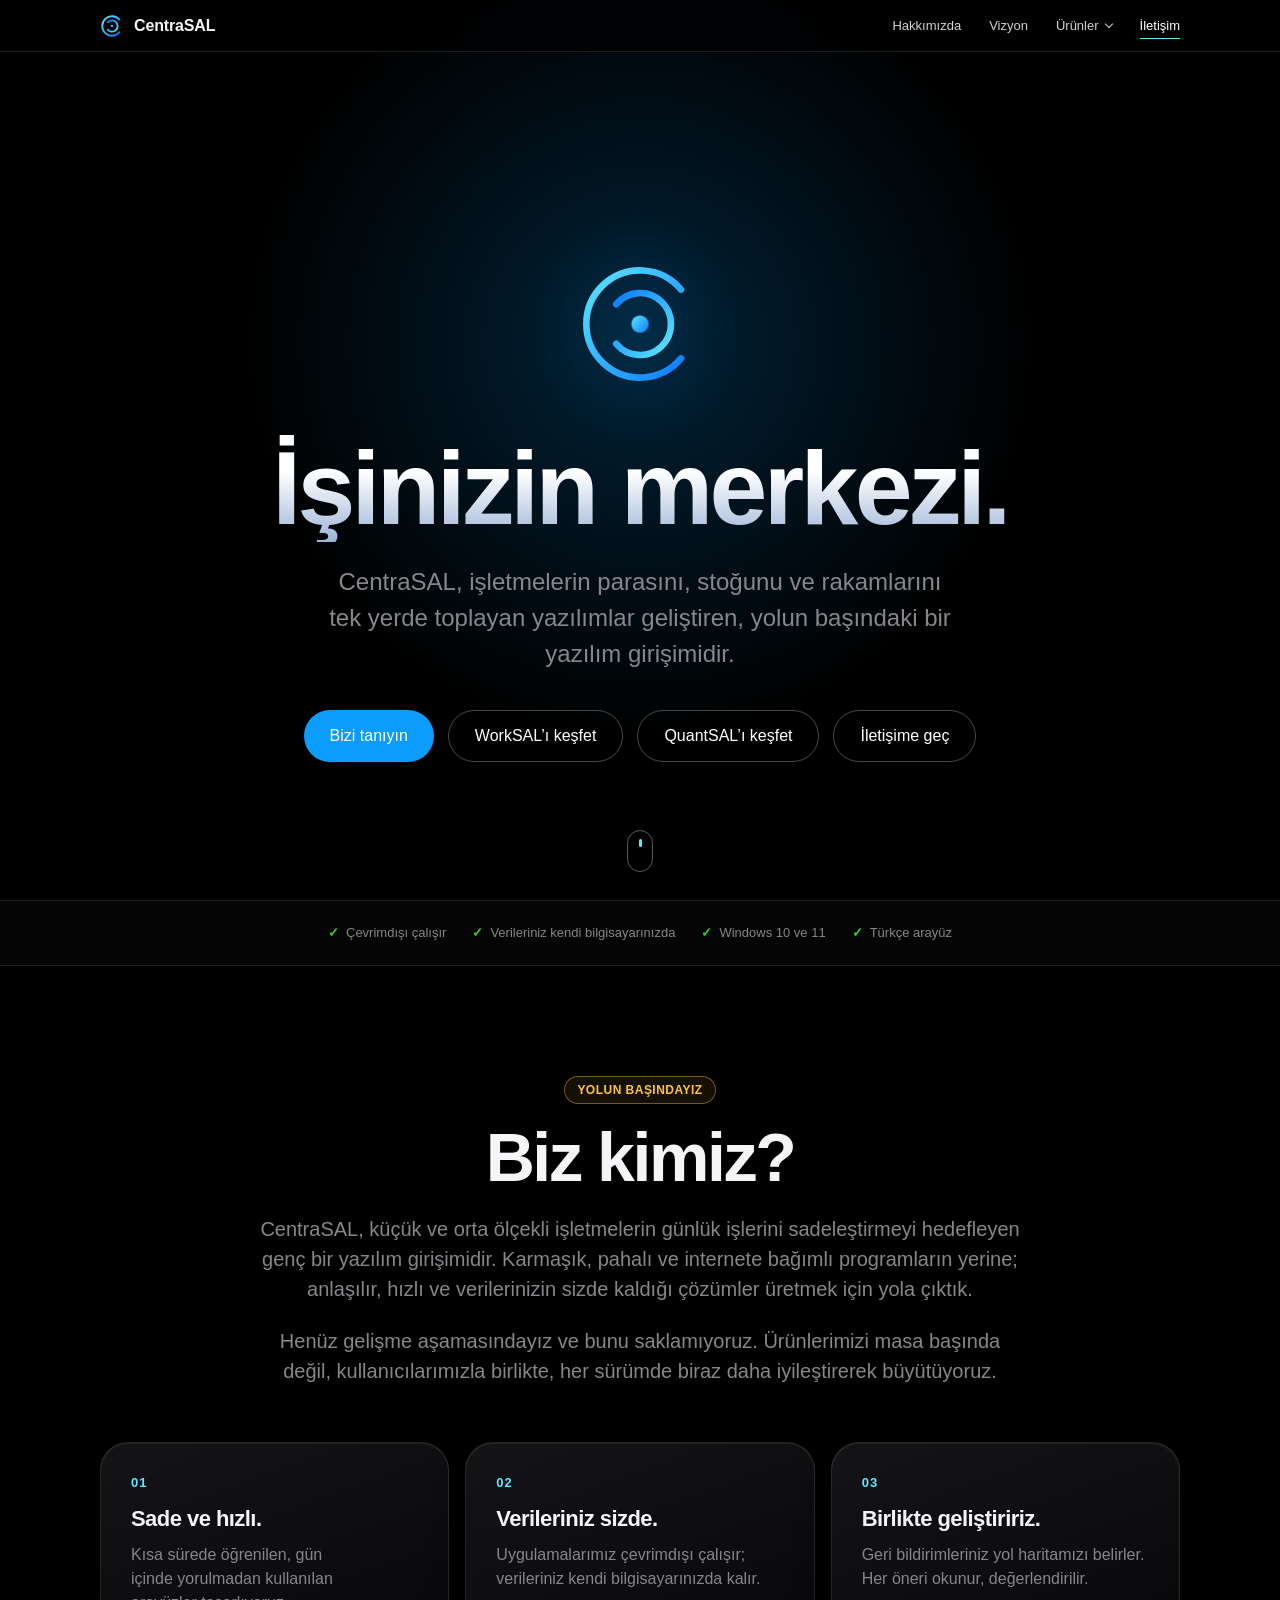
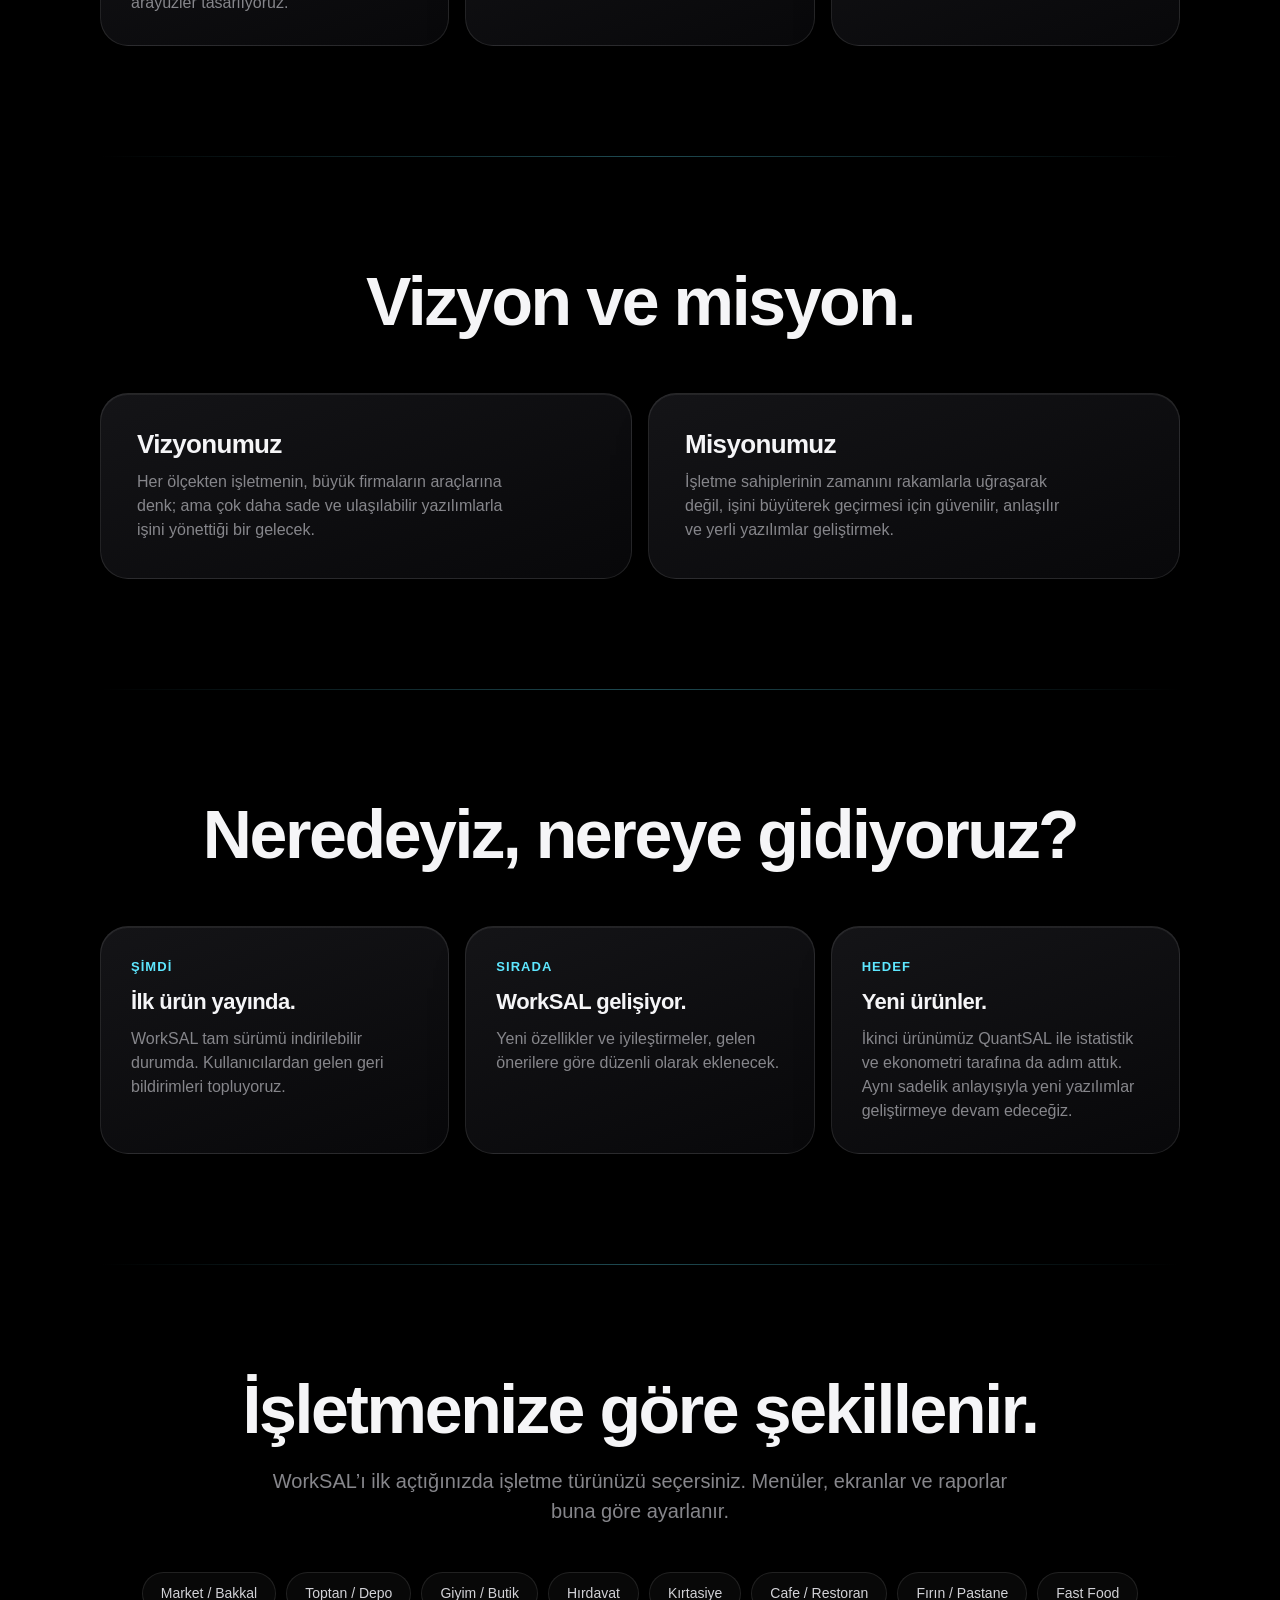
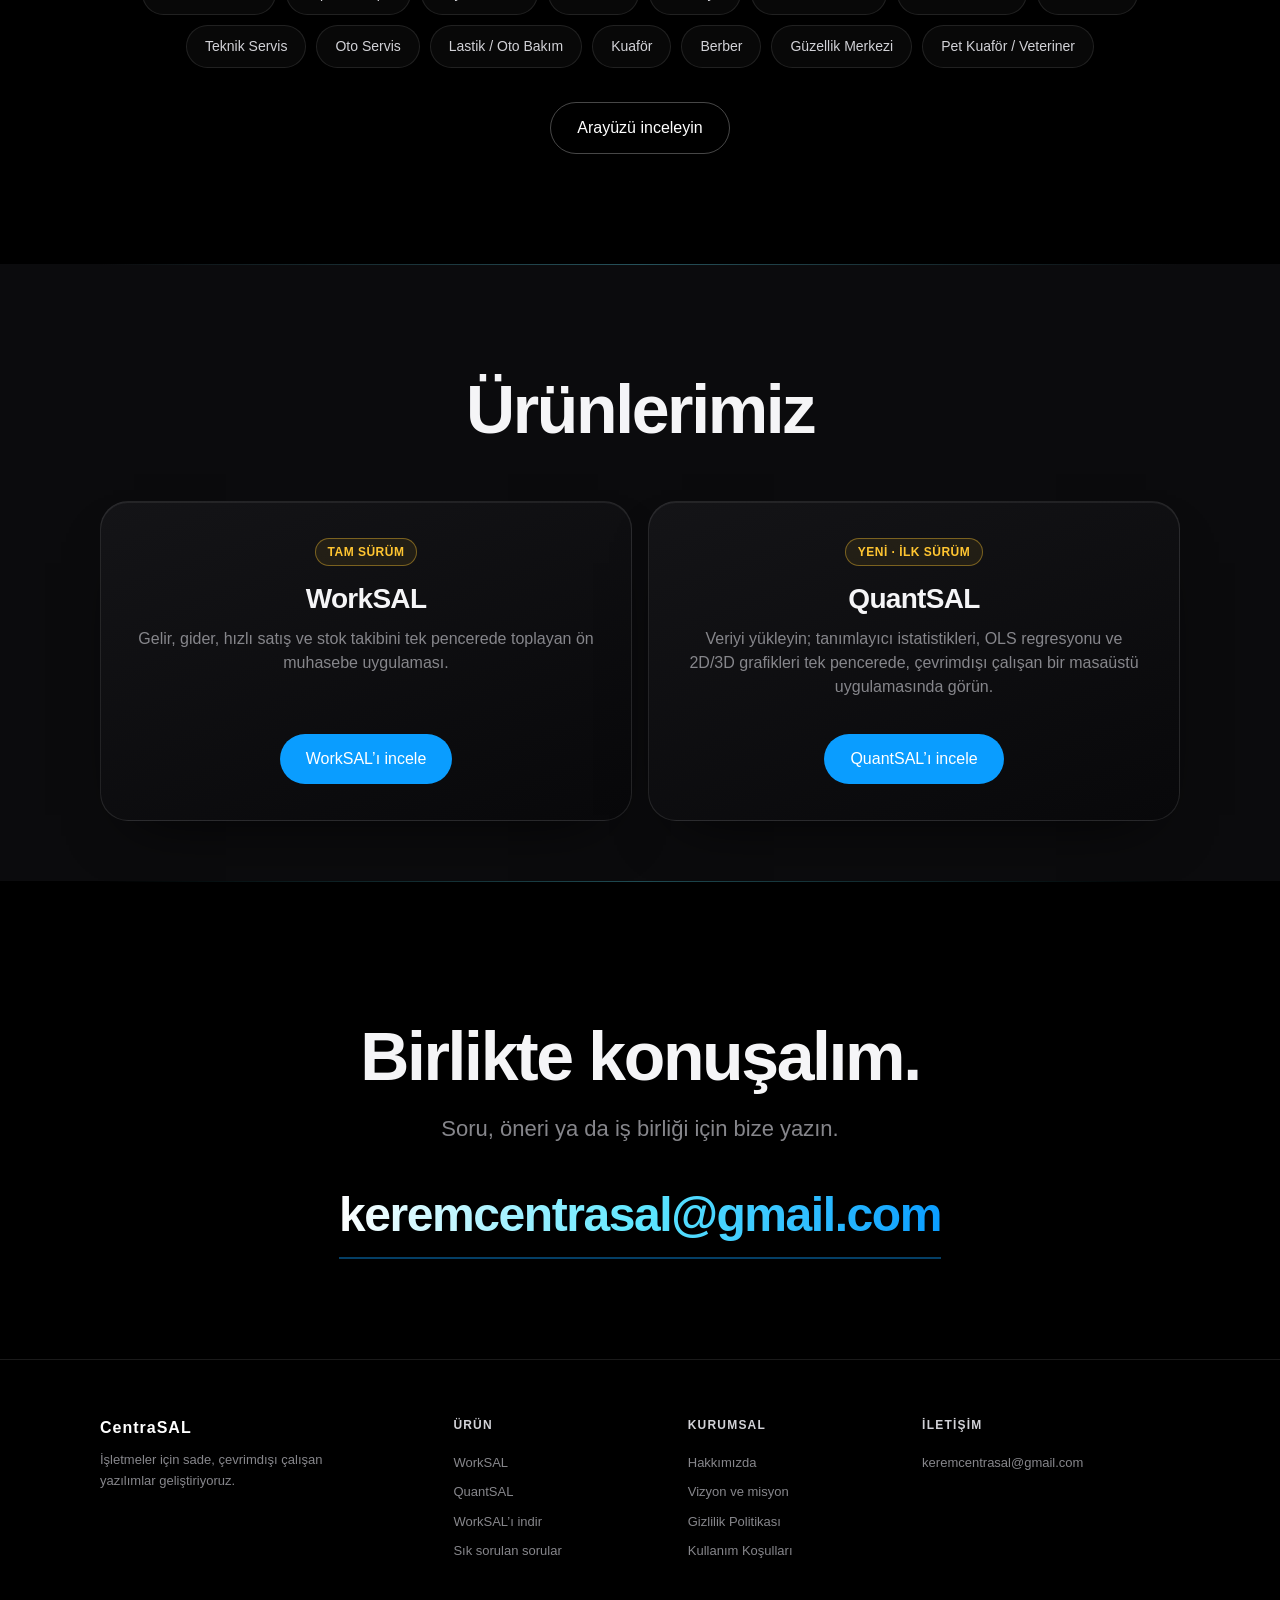
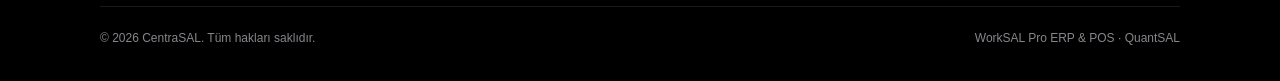
<file: index.html>
<!DOCTYPE html>
<html lang="tr">
<head>
<meta charset="utf-8">
<meta name="viewport" content="width=device-width, initial-scale=1, viewport-fit=cover">
<title>CentraSAL | İşletmeler için sade ve yerel yazılımlar geliştiren girişim</title>
<meta name="description" content="CentraSAL, küçük işletmeler için sade, çevrimdışı çalışan yazılımlar geliştiren genç bir girişimdir. Ürünlerimiz: WorkSAL (ön muhasebe ve POS) ve QuantSAL (istatistik ve ekonometri).">
<meta name="theme-color" content="#000000">
<meta property="og:type" content="website"><meta property="og:locale" content="tr_TR">
<meta property="og:title" content="CentraSAL – İşinizin merkezi"><meta property="og:description" content="WorkSAL: gelir, gider, hızlı satış ve stok takibi tek pencerede.">
<link rel="icon" href="favicon.svg" type="image/svg+xml">
<link rel="icon" href="centrasal-logo-2048-siyah.png" type="image/png">
<link rel="canonical" href="https://centrasal.vercel.app/">
<meta property="og:url" content="https://centrasal.vercel.app/"><meta property="og:site_name" content="CentraSAL"><meta name="twitter:card" content="summary">
<link rel="apple-touch-icon" href="centrasal-logo-2048-siyah.png">
<script type="application/ld+json">{"@context":"https://schema.org","@type":"Organization","name":"CentraSAL","email":"keremcentrasal@gmail.com","logo":"https://centrasal.vercel.app/centrasal-logo-2048-siyah.png"}</script>
<style>
:root{--bg:#000;--bg2:#0b0b0d;--line:rgba(255,255,255,.1);--tx:#f5f5f7;--mut:#86868b;--blue:#0a9dff;--cyan:#5ee7ff;--green:#3ed02b;--red:#ee4116;--amber:#ffc531;
--font:-apple-system,BlinkMacSystemFont,"SF Pro Display","Inter","Segoe UI",Roboto,Helvetica,Arial,sans-serif;
box-sizing:border-box;padding-top:env(safe-area-inset-top,0px);padding-bottom:env(safe-area-inset-bottom,0px)}
html{scroll-behavior:smooth;scroll-padding-top:70px}
*{box-sizing:border-box;margin:0}
body{background:var(--bg);color:var(--tx);font-family:var(--font);-webkit-font-smoothing:antialiased;overflow-x:hidden;line-height:1.5}
a{color:inherit;text-decoration:none}
a:focus-visible,button:focus-visible{outline:2px solid var(--cyan);outline-offset:3px}
nav{position:fixed;inset:0 0 auto;z-index:20;height:52px;display:flex;align-items:center;justify-content:space-between;padding:0 max(22px,calc((100vw - 1080px)/2));padding-top:env(safe-area-inset-top,0px);height:calc(52px + env(safe-area-inset-top,0px));background:rgba(0,0,0,.65);backdrop-filter:saturate(180%) blur(20px);-webkit-backdrop-filter:saturate(180%) blur(20px);border-bottom:1px solid var(--line)}
.brand{display:flex;align-items:center;gap:10px;font-weight:600;letter-spacing:-.01em}
.brand svg{width:24px;height:24px}
nav ul{display:flex;gap:28px;list-style:none;padding:0;font-size:13px;color:#d2d2d7}
nav ul a{transition:color .2s}nav ul a:hover{color:#fff}
@media(max-width:560px){nav ul{gap:16px}}
section{padding:140px 22px;position:relative}
.wrap{max-width:1080px;margin:0 auto}
h1,h2{letter-spacing:-.035em;line-height:1.04;font-weight:700}
.hero{min-height:100vh;display:flex;flex-direction:column;align-items:center;justify-content:center;text-align:center;padding-top:120px;overflow:hidden}
.hero::before{content:"";position:absolute;width:900px;height:900px;left:50%;top:38%;transform:translate(-50%,-50%);background:radial-gradient(circle,rgba(10,157,255,.22),rgba(10,157,255,0) 62%);animation:breathe 7s ease-in-out infinite}
@keyframes breathe{50%{opacity:.55;transform:translate(-50%,-50%) scale(1.12)}}
.logo{width:132px;height:132px;position:relative;filter:drop-shadow(0 0 40px rgba(10,157,255,.45))}
.logo .o{stroke-dasharray:170;stroke-dashoffset:170;animation:draw 1.8s .2s cubic-bezier(.65,0,.2,1) forwards}
.logo .i{stroke-dasharray:95;stroke-dashoffset:95;animation:draw 1.6s .8s cubic-bezier(.65,0,.2,1) forwards;transform-origin:32px 32px;transform:rotate(180deg)}
.logo .d{opacity:0;transform-origin:32px 32px;animation:pop .7s 1.7s cubic-bezier(.3,1.6,.5,1) forwards}
.logo .spin{transform-origin:32px 32px;animation:spin 22s linear 2.4s infinite}
@keyframes draw{to{stroke-dashoffset:0}}
@keyframes pop{from{opacity:0;transform:scale(0)}to{opacity:1;transform:scale(1)}}
@keyframes spin{to{transform:rotate(360deg)}}
.hero h1{font-size:clamp(46px,9vw,104px);margin-top:44px;opacity:0;animation:up 1s 2s cubic-bezier(.2,.7,.2,1) forwards}
.hero p{font-size:clamp(18px,2.4vw,24px);color:var(--mut);max-width:640px;margin-top:22px;opacity:0;animation:up 1s 2.25s cubic-bezier(.2,.7,.2,1) forwards}
.cta{display:flex;gap:14px;margin-top:38px;flex-wrap:wrap;justify-content:center;opacity:0;animation:up 1s 2.5s cubic-bezier(.2,.7,.2,1) forwards}
@keyframes up{from{opacity:0;transform:translateY(26px)}to{opacity:1;transform:none}}
.btn{display:inline-flex;align-items:center;gap:8px;padding:13px 26px;border-radius:980px;font-size:16px;font-weight:500;transition:transform .25s,background .25s,box-shadow .25s}
.btn.p{background:var(--blue);color:#fff}.btn.p:hover{background:#2cb0ff;transform:scale(1.04);box-shadow:0 8px 40px rgba(10,157,255,.45)}
.btn.s{border:1px solid rgba(255,255,255,.28);color:#fff}.btn.s:hover{background:rgba(255,255,255,.1)}
.sub{color:var(--mut);font-size:clamp(18px,2.2vw,22px);max-width:620px;margin-top:20px}
h2{font-size:clamp(36px,6vw,68px)}
.center{text-align:center}.center .sub{margin-inline:auto}
/* product */
#urunler{background:var(--bg2);padding-bottom:60px}
/* features */
.bento{display:grid;grid-template-columns:repeat(6,1fr);gap:16px;margin-top:80px}
.tile{background:linear-gradient(160deg,#141417,#08080a);border:1px solid var(--line);border-radius:28px;padding:36px;overflow:hidden;position:relative;min-height:320px;transition:border-color .4s}
.tile:hover{border-color:rgba(10,157,255,.5)}
.tile:nth-child(1){grid-column:span 4}.tile:nth-child(2){grid-column:span 2}.tile:nth-child(3){grid-column:span 2}.tile:nth-child(4){grid-column:span 4}
.tile h3{font-size:28px;letter-spacing:-.025em;line-height:1.1;max-width:340px}
.tile p{color:var(--mut);margin-top:12px;max-width:380px;font-size:16px}
@media(max-width:820px){.tile:nth-child(n){grid-column:span 6}}
.viz{position:absolute;right:34px;bottom:30px;display:flex;align-items:flex-end;gap:10px}
.bar{width:26px;border-radius:8px 8px 4px 4px;background:linear-gradient(var(--cyan),var(--blue));height:0;transition:height 1.2s cubic-bezier(.2,.8,.2,1)}
.in .bar{height:var(--h)}
.stock{position:absolute;left:36px;right:36px;bottom:30px}
.srow{display:flex;justify-content:space-between;font-size:13px;color:#c7c7cc;margin-top:12px}
.track{height:8px;background:#222;border-radius:9px;margin-top:6px;overflow:hidden}
.fill{height:100%;width:0;border-radius:9px;background:var(--blue);transition:width 1.4s cubic-bezier(.2,.8,.2,1)}
.in .fill{width:var(--w)}.fill.low{background:var(--red)}
.pos{position:absolute;left:36px;bottom:30px;font-size:34px;font-weight:700;letter-spacing:-.03em;color:var(--green)}
.pos small{display:block;font-size:13px;font-weight:400;color:var(--mut);letter-spacing:0}
.csv{position:absolute;right:34px;bottom:34px;background:var(--blue);padding:10px 18px;border-radius:10px;font-size:14px;font-weight:600}
/* contact */
#iletisim{text-align:center;padding-bottom:100px}
.mail{display:inline-block;margin-top:34px;font-size:clamp(22px,4.6vw,48px);font-weight:600;letter-spacing:-.03em;background:linear-gradient(90deg,#fff,var(--cyan),var(--blue));-webkit-background-clip:text;background-clip:text;color:transparent;border-bottom:2px solid rgba(10,157,255,.4);padding-bottom:6px;transition:border-color .3s}
.mail:hover{border-color:var(--cyan)}
footer{border-top:1px solid var(--line);padding:40px 22px;text-align:center;color:var(--mut);font-size:13px}
.rv{opacity:0;transform:translateY(40px);transition:opacity 1s,transform 1s cubic-bezier(.2,.7,.2,1)}
.rv.in{opacity:1;transform:none}
@media(prefers-reduced-motion:reduce){*,*::before{animation-duration:.01ms!important;animation-delay:0s!important;transition-duration:.01ms!important}.hero h1,.hero p,.cta{opacity:1}.logo .o,.logo .i{stroke-dashoffset:0}.logo .d{opacity:1}}
.skip{position:absolute;left:-999px;top:8px;background:var(--blue);color:#fff;padding:8px 14px;border-radius:8px;z-index:30}.skip:focus{left:8px}
.navcta{background:var(--blue);color:#fff!important;padding:6px 14px;border-radius:980px;font-weight:500}
.badge{display:inline-block;font-size:12px;font-weight:600;letter-spacing:.04em;color:var(--amber);border:1px solid rgba(255,197,49,.4);background:rgba(255,197,49,.08);padding:4px 12px;border-radius:980px;margin-bottom:18px}
.facts{display:flex;flex-wrap:wrap;gap:10px 26px;justify-content:center;color:var(--mut);font-size:13px;list-style:none;padding:0;margin-top:6px}
.facts li::before{content:"✓";color:var(--green);margin-right:7px;font-weight:700}
.note{max-width:560px;text-align:center;color:var(--mut);font-size:13px}
footer .fl{display:flex;gap:22px;justify-content:center;margin-bottom:15px;flex-wrap:wrap}footer .fl a:hover{color:#fff}

.dd{position:relative}.dd>button{font:inherit;color:inherit;background:none;border:0;cursor:pointer;padding:0;transition:color .2s}.dd>button:hover,.dd.open>button{color:#fff}
.dd>button::after{content:"";display:inline-block;width:5px;height:5px;margin:0 0 3px 7px;border:solid currentColor;border-width:0 1.5px 1.5px 0;transform:rotate(45deg);transition:transform .25s}.dd.open>button::after{transform:rotate(-135deg) translate(-2px,-2px)}
.menu{position:absolute;top:calc(100% + 14px);left:50%;min-width:130px;padding:6px;background:rgba(22,22,26,.97);border:1px solid var(--line);border-radius:12px;opacity:0;visibility:hidden;transform:translate(-50%,-6px);transition:opacity .2s,transform .2s,visibility .2s}
.dd.open .menu{opacity:1;visibility:visible;transform:translate(-50%,0)}.menu a{display:block;padding:9px 14px;border-radius:8px;font-size:13px;color:#fff}.menu a:hover{background:rgba(10,157,255,.18)}
.skip{position:absolute;left:-999px;top:8px;background:var(--blue);color:#fff;padding:8px 14px;border-radius:8px;z-index:30}.skip:focus{left:8px}
.badge{display:inline-block;font-size:12px;font-weight:600;letter-spacing:.04em;color:var(--amber);border:1px solid rgba(255,197,49,.4);background:rgba(255,197,49,.08);padding:4px 12px;border-radius:980px;margin-bottom:18px}
section.s{padding:110px 22px}.lead{color:var(--mut);font-size:clamp(17px,2vw,20px);max-width:760px;margin:22px auto 0;text-align:center}
.cards{display:grid;grid-template-columns:repeat(3,1fr);gap:16px;margin-top:56px}.cards .tile:nth-child(n){grid-column:auto;min-height:0;padding:30px}.cards .tile h3{font-size:22px}
.cards .tile .n{color:var(--cyan);font-weight:700;font-size:13px;letter-spacing:.08em;margin-bottom:14px;display:block}
.vm{display:grid;grid-template-columns:1fr 1fr;gap:16px;margin-top:56px}.vm .tile:nth-child(n){grid-column:auto;min-height:0}.vm h3{font-size:26px;max-width:none}
.pcard{max-width:760px;margin:56px auto 0;text-align:center}.pcard:nth-child(n){grid-column:auto}.pcard h3{max-width:none;margin:0 auto}.pcard p{margin-inline:auto;max-width:520px}.pcard .btn{margin-top:26px}
.pgrid{display:grid;grid-template-columns:1fr 1fr;gap:16px;margin-top:56px}.pgrid .pcard{margin:0;max-width:none;display:flex;flex-direction:column;align-items:center}.pgrid .pcard .btn{margin-top:auto;align-self:center}.pgrid .pcard p{margin-bottom:26px}
@media(max-width:760px){.cards,.vm,.pgrid{grid-template-columns:1fr}section.s{padding:80px 22px}}

/* ---- Profesyonel dokunuşlar ---- */
#pb{position:fixed;top:0;left:0;height:2px;width:100%;transform:scaleX(0);transform-origin:0 50%;background:linear-gradient(90deg,var(--cyan),var(--blue));z-index:40;pointer-events:none}
body{animation:pgin .7s cubic-bezier(.2,.7,.2,1)}@keyframes pgin{from{opacity:0;transform:translateY(8px)}}
body.leaving{opacity:0;transform:translateY(-6px);transition:opacity .28s ease,transform .28s ease}
nav{transition:background .3s,border-color .3s}nav.sc{background:rgba(0,0,0,.88);border-bottom:1px solid var(--line)}
nav ul>li>a:not(.navcta),.dd>button{position:relative}
nav ul>li>a:not(.navcta)::after{content:"";position:absolute;left:0;right:0;bottom:-6px;height:1px;background:var(--cyan);transform:scaleX(0);transition:transform .3s}
nav ul>li>a:not(.navcta):hover::after,nav ul>li>a.act::after{transform:scaleX(1)}nav ul a.act{color:#fff}
.navcta{transition:transform .25s,box-shadow .25s}.navcta:hover{transform:scale(1.06);box-shadow:0 4px 22px rgba(10,157,255,.5)}
.btn{position:relative;overflow:hidden}.btn:active{transform:scale(.97)}
.btn.p::after{content:"";position:absolute;inset:0;background:linear-gradient(110deg,transparent 30%,rgba(255,255,255,.35) 50%,transparent 70%);transform:translateX(-120%);transition:transform .7s}.btn.p:hover::after{transform:translateX(120%)}
.hero{position:relative}
.cue{position:absolute;bottom:28px;left:50%;width:26px;height:42px;margin-left:-13px;border:1.5px solid rgba(255,255,255,.35);border-radius:14px;opacity:0;animation:up 1s 3.4s forwards}
.cue::after{content:"";position:absolute;left:50%;top:8px;width:3px;height:8px;margin-left:-1.5px;border-radius:2px;background:var(--cyan);animation:cue 1.8s infinite}@keyframes cue{0%{opacity:0;transform:translateY(0)}30%{opacity:1}100%{opacity:0;transform:translateY(14px)}}
.tile::after{content:"";position:absolute;inset:0;border-radius:inherit;pointer-events:none;opacity:0;transition:opacity .35s;background:radial-gradient(420px circle at var(--mx,50%) var(--my,50%),rgba(10,157,255,.16),transparent 60%)}.tile:hover::after{opacity:1}
#up{position:fixed;right:22px;bottom:calc(22px + env(safe-area-inset-bottom,0px));width:44px;height:44px;border-radius:50%;border:1px solid var(--line);background:rgba(20,20,24,.85);backdrop-filter:blur(12px);color:#fff;font-size:18px;cursor:pointer;z-index:25;opacity:0;visibility:hidden;transform:translateY(12px);transition:opacity .3s,transform .3s,visibility .3s,background .25s}
#up.on{opacity:1;visibility:visible;transform:none}#up:hover{background:var(--blue)}
::selection{background:rgba(10,157,255,.45)}
@media(prefers-reduced-motion:reduce){body{animation:none}.cue{animation:none;opacity:1}.cue::after{animation:none}}

/* ===== Elit katman ===== */
h1,h2,h3{text-wrap:balance}p,.sub,.lead{text-wrap:pretty}
body{text-rendering:optimizeLegibility}
.hero h1{background:linear-gradient(180deg,#fff 35%,#9db4d6);-webkit-background-clip:text;background-clip:text;color:transparent}
main>section+section::before{content:"";position:absolute;top:0;left:50%;width:min(1080px,86%);height:1px;transform:translateX(-50%);background:linear-gradient(90deg,transparent,rgba(94,231,255,.32),transparent)}
.tile{box-shadow:inset 0 1px 0 rgba(255,255,255,.07),0 28px 60px -34px rgba(0,0,0,.9)}
.btn.s{backdrop-filter:blur(8px)}
.side .m:focus-visible,.dd>button:focus-visible{outline:2px solid var(--cyan);outline-offset:2px}
.trust{padding:22px;border-top:1px solid var(--line);border-bottom:1px solid var(--line);background:rgba(255,255,255,.02)}
.trust .facts{margin:0}
.chips{display:flex;flex-wrap:wrap;gap:10px;justify-content:center;margin-top:46px}
.chips span{padding:10px 18px;border:1px solid var(--line);border-radius:980px;font-size:14px;color:#d2d2d7;background:rgba(255,255,255,.03);transition:border-color .3s,background .3s,transform .3s}
.chips span:hover{border-color:rgba(10,157,255,.6);background:rgba(10,157,255,.1);transform:translateY(-2px)}
.steps{display:flex;gap:12px;flex-wrap:wrap;justify-content:center;list-style:none;padding:0;margin:4px 0}
.steps li{display:flex;align-items:center;gap:10px;font-size:14px;color:#d2d2d7;border:1px solid var(--line);border-radius:980px;padding:7px 16px 7px 7px}
.steps b{width:24px;height:24px;border-radius:50%;background:var(--blue);display:grid;place-items:center;font-size:12px}
.tile:nth-child(5),.tile:nth-child(6){grid-column:span 3;min-height:260px}
.tile .chips{justify-content:flex-start;margin-top:22px;gap:8px}.tile .chips span{padding:6px 12px;font-size:12px}
@media(max-width:820px){.tile:nth-child(5),.tile:nth-child(6){grid-column:span 6}}
/* menü (mobil) */
.burger{display:none;width:40px;height:40px;border:0;background:none;cursor:pointer;position:relative}
.burger span,.burger span::before,.burger span::after{position:absolute;left:10px;right:10px;height:1.5px;background:#fff;transition:transform .3s,top .3s,background .3s}
.burger span{top:19px}.burger span::before,.burger span::after{content:"";left:0;right:0}.burger span::before{top:-6px}.burger span::after{top:6px}
nav.mo .burger span{background:transparent}nav.mo .burger span::before{top:0;transform:rotate(45deg)}nav.mo .burger span::after{top:0;transform:rotate(-45deg)}
@media(max-width:720px){.burger{display:block}
 nav ul{position:fixed;top:calc(52px + env(safe-area-inset-top,0px));left:0;right:0;flex-direction:column;gap:0;padding:6px 22px 18px;font-size:16px;background:rgba(0,0,0,.97);backdrop-filter:blur(20px);border-bottom:1px solid var(--line);opacity:0;visibility:hidden;transform:translateY(-8px);transition:opacity .25s,transform .25s,visibility .25s}
 nav.mo ul{opacity:1;visibility:visible;transform:none}
 nav ul li{padding:13px 0;border-bottom:1px solid var(--line)}nav ul li:last-child{border:0}
 nav ul>li>a::after{display:none}.navcta{display:inline-block}
 .dd>button::after{display:none}.menu{position:static;opacity:1;visibility:visible;transform:none;background:none;border:0;padding:6px 0 0 14px}}
/* alt bilgi */
footer{text-align:left;padding:56px 22px 34px}
.fg{max-width:1080px;margin:0 auto;display:grid;grid-template-columns:1.6fr 1fr 1fr 1.3fr;gap:36px}
.fg h4{font-size:12px;letter-spacing:.1em;text-transform:uppercase;color:#d2d2d7;margin-bottom:14px}
.fg a{display:block;padding:5px 0;transition:color .2s}.fg a:hover{color:#fff}
.fg p{max-width:280px;margin-top:10px;line-height:1.6}.fg .fb b{color:#fff;letter-spacing:1px;font-size:16px}
.fc{max-width:1080px;margin:40px auto 0;padding-top:22px;border-top:1px solid var(--line);font-size:12px;display:flex;justify-content:space-between;gap:10px;flex-wrap:wrap}
@media(max-width:760px){.fg{grid-template-columns:1fr 1fr}.fg .fb{grid-column:1/-1}}
</style>
<meta name="robots" content="index,follow"><meta property="og:image" content="https://centrasal.vercel.app/centrasal-logo-2048-siyah.png"><meta name="twitter:image" content="https://centrasal.vercel.app/centrasal-logo-2048-siyah.png">
</head>
<body>
<noscript><style>.rv,.hero h1,.hero p,.cta,.row:not(.h),.cue{opacity:1!important;transform:none!important}.logo .o,.logo .i{stroke-dashoffset:0!important}.logo .d{opacity:1!important}.fill{width:var(--w)!important}.bar{height:var(--h)!important}</style></noscript>

<div id="pb"></div>
<a class="skip" href="#hakkimizda">İçeriğe geç</a>
<svg width="0" height="0" style="position:absolute"><defs>
<linearGradient id="g" x1="0" y1="0" x2="1" y2="1"><stop offset="0" stop-color="#5ee7ff"/><stop offset="1" stop-color="#0a7dff"/></linearGradient></defs></svg>
<nav>
  <a class="brand" href="#top" aria-label="CentraSAL">
    <svg viewBox="0 0 64 64" fill="none" stroke="url(#g)" stroke-width="5" stroke-linecap="round"><path d="M51.9 15.3A26 26 0 1 0 51.9 48.7"/><path d="M43.5 22.4A15 15 0 1 0 43.5 41.6" transform="rotate(180 32 32)"/><circle cx="32" cy="32" r="3.5" fill="url(#g)" stroke="none"/></svg>
    CentraSAL
  </a>
  <button class="burger" type="button" aria-label="Menüyü aç" aria-expanded="false" aria-controls="navlist"><span></span></button>
  <ul id="navlist"><li><a href="#hakkimizda">Hakkımızda</a></li><li><a href="#vizyon">Vizyon</a></li><li class="dd" id="dd"><button type="button" aria-expanded="false" aria-controls="ddm" id="ddb">Ürünler</button><div class="menu" id="ddm"><a href="worksal.html">WorkSAL</a><a href="quantsal.html">QuantSAL</a></div></li><li><a href="#iletisim">İletişim</a></li></ul>
</nav>

<header class="hero" id="top">
  <svg class="logo" viewBox="0 0 64 64" fill="none" stroke="url(#g)" stroke-width="3.2" stroke-linecap="round" role="img" aria-label="CentraSAL logosu">
    <g class="spin">
      <path class="o" d="M51.9 15.3A26 26 0 1 0 51.9 48.7"/>
      <path class="i" d="M43.5 22.4A15 15 0 1 0 43.5 41.6"/>
    </g>
    <circle class="d" cx="32" cy="32" r="4.2" fill="url(#g)" stroke="none"/>
  </svg>
  <h1>İşinizin merkezi.</h1>
  <p>CentraSAL, işletmelerin parasını, stoğunu ve rakamlarını tek yerde toplayan yazılımlar geliştiren, yolun başındaki bir yazılım girişimidir.</p>
  <div class="cta"><a class="btn p" href="#hakkimizda">Bizi tanıyın</a><a class="btn s" href="worksal.html">WorkSAL’ı keşfet</a><a class="btn s" href="quantsal.html">QuantSAL’ı keşfet</a><a class="btn s" href="#iletisim">İletişime geç</a></div>
  <a class="cue" href="#hakkimizda" aria-label="Aşağı kaydır"></a>
</header>

<div class="trust"><ul class="facts"><li>Çevrimdışı çalışır</li><li>Verileriniz kendi bilgisayarınızda</li><li>Windows 10 ve 11</li><li>Türkçe arayüz</li></ul></div>

<main id="icerik">
<section class="s" id="hakkimizda"><div class="wrap">
  <div class="center rv"><span class="badge">YOLUN BAŞINDAYIZ</span><h2>Biz kimiz?</h2>
  <p class="lead">CentraSAL, küçük ve orta ölçekli işletmelerin günlük işlerini sadeleştirmeyi hedefleyen genç bir yazılım girişimidir. Karmaşık, pahalı ve internete bağımlı programların yerine; anlaşılır, hızlı ve verilerinizin sizde kaldığı çözümler üretmek için yola çıktık.</p>
  <p class="lead">Henüz gelişme aşamasındayız ve bunu saklamıyoruz. Ürünlerimizi masa başında değil, kullanıcılarımızla birlikte, her sürümde biraz daha iyileştirerek büyütüyoruz.</p></div>
  <div class="cards">
    <div class="tile rv"><span class="n">01</span><h3>Sade ve hızlı.</h3><p>Kısa sürede öğrenilen, gün içinde yorulmadan kullanılan arayüzler tasarlıyoruz.</p></div>
    <div class="tile rv"><span class="n">02</span><h3>Verileriniz sizde.</h3><p>Uygulamalarımız çevrimdışı çalışır; verileriniz kendi bilgisayarınızda kalır.</p></div>
    <div class="tile rv"><span class="n">03</span><h3>Birlikte geliştiririz.</h3><p>Geri bildirimleriniz yol haritamızı belirler. Her öneri okunur, değerlendirilir.</p></div>
  </div>
</div></section>

<section class="s" id="vizyon"><div class="wrap">
  <div class="center rv"><h2>Vizyon ve misyon.</h2></div>
  <div class="vm">
    <div class="tile rv"><h3>Vizyonumuz</h3><p>Her ölçekten işletmenin, büyük firmaların araçlarına denk; ama çok daha sade ve ulaşılabilir yazılımlarla işini yönettiği bir gelecek.</p></div>
    <div class="tile rv"><h3>Misyonumuz</h3><p>İşletme sahiplerinin zamanını rakamlarla uğraşarak değil, işini büyüterek geçirmesi için güvenilir, anlaşılır ve yerli yazılımlar geliştirmek.</p></div>
  </div>
</div></section>

<section class="s" id="yol"><div class="wrap">
  <div class="center rv"><h2>Neredeyiz, nereye gidiyoruz?</h2></div>
  <div class="cards">
    <div class="tile rv"><span class="n">ŞİMDİ</span><h3>İlk ürün yayında.</h3><p>WorkSAL tam sürümü indirilebilir durumda. Kullanıcılardan gelen geri bildirimleri topluyoruz.</p></div>
    <div class="tile rv"><span class="n">SIRADA</span><h3>WorkSAL gelişiyor.</h3><p>Yeni özellikler ve iyileştirmeler, gelen önerilere göre düzenli olarak eklenecek.</p></div>
    <div class="tile rv"><span class="n">HEDEF</span><h3>Yeni ürünler.</h3><p>İkinci ürünümüz QuantSAL ile istatistik ve ekonometri tarafına da adım attık. Aynı sadelik anlayışıyla yeni yazılımlar geliştirmeye devam edeceğiz.</p></div>
  </div>
</div></section>

<section class="s" id="turler"><div class="wrap">
  <div class="center rv"><h2>İşletmenize göre şekillenir.</h2><p class="lead">WorkSAL’ı ilk açtığınızda işletme türünüzü seçersiniz. Menüler, ekranlar ve raporlar buna göre ayarlanır.</p></div>
  <div class="chips rv"><span>Market / Bakkal</span><span>Toptan / Depo</span><span>Giyim / Butik</span><span>Hırdavat</span><span>Kırtasiye</span><span>Cafe / Restoran</span><span>Fırın / Pastane</span><span>Fast Food</span><span>Teknik Servis</span><span>Oto Servis</span><span>Lastik / Oto Bakım</span><span>Kuaför</span><span>Berber</span><span>Güzellik Merkezi</span><span>Pet Kuaför / Veteriner</span></div>
  <p class="center rv" style="margin-top:34px"><a class="btn s" href="worksal.html#urunler">Arayüzü inceleyin</a></p>
</div></section>

<section class="s" id="urunler"><div class="wrap">
  <div class="center rv"><h2>Ürünlerimiz</h2></div>
  <div class="pgrid">
    <div class="tile pcard rv"><span class="badge">TAM SÜRÜM</span><h3>WorkSAL</h3>
      <p>Gelir, gider, hızlı satış ve stok takibini tek pencerede toplayan ön muhasebe uygulaması.</p>
      <a class="btn p" href="worksal.html">WorkSAL’ı incele</a></div>
    <div class="tile pcard rv"><span class="badge">YENİ · İLK SÜRÜM</span><h3>QuantSAL</h3>
      <p>Veriyi yükleyin; tanımlayıcı istatistikleri, OLS regresyonu ve 2D/3D grafikleri tek pencerede, çevrimdışı çalışan bir masaüstü uygulamasında görün.</p>
      <a class="btn p" href="quantsal.html">QuantSAL’ı incele</a></div>
  </div>
</div></section>

<section id="iletisim">
  <div class="wrap rv"><h2>Birlikte konuşalım.</h2><p class="sub" style="margin-inline:auto">Soru, öneri ya da iş birliği için bize yazın.</p>
    <a class="mail" href="mailto:keremcentrasal@gmail.com">keremcentrasal@gmail.com</a></div>
</section>

</main>
<footer>
  <div class="fg">
    <div class="fb"><b>CentraSAL</b><p>İşletmeler için sade, çevrimdışı çalışan yazılımlar geliştiriyoruz.</p></div>
    <div><h4>Ürün</h4><a href="worksal.html">WorkSAL</a><a href="quantsal.html">QuantSAL</a><a href="worksal.html#indir">WorkSAL’ı indir</a><a href="worksal.html#sss">Sık sorulan sorular</a></div>
    <div><h4>Kurumsal</h4><a href="#hakkimizda">Hakkımızda</a><a href="#vizyon">Vizyon ve misyon</a><a href="gizlilik.html">Gizlilik Politikası</a><a href="kosullar.html">Kullanım Koşulları</a></div>
    <div><h4>İletişim</h4><a href="mailto:keremcentrasal@gmail.com">keremcentrasal@gmail.com</a></div>
  </div>
  <div class="fc"><span>&copy; 2026 CentraSAL. Tüm hakları saklıdır.</span><span>WorkSAL Pro ERP &amp; POS · QuantSAL</span></div>
</footer>

<script>
(function(){
  var dd=document.getElementById("dd"),b=document.getElementById("ddb");
  function set(o){dd.classList.toggle("open",o);b.setAttribute("aria-expanded",o)}
  b.addEventListener("click",function(e){e.stopPropagation();set(!dd.classList.contains("open"))});
  document.addEventListener("click",function(e){if(!dd.contains(e.target))set(false)});
  document.addEventListener("keydown",function(e){if(e.key==="Escape")set(false)});
  var io=new IntersectionObserver(function(es){es.forEach(function(e){if(e.isIntersecting){e.target.classList.add("in");io.unobserve(e.target)}})},{threshold:.2});
  document.querySelectorAll(".rv").forEach(function(el){io.observe(el)});
})();
</script>
<button id="up" type="button" aria-label="Sayfa başına dön">↑</button>
<script>
(function(){
  var nav=document.querySelector("nav"),pb=document.getElementById("pb"),up=document.getElementById("up"),
      reduce=matchMedia("(prefers-reduced-motion:reduce)").matches;
  function onScroll(){var y=scrollY,h=document.documentElement.scrollHeight-innerHeight;
    pb.style.transform="scaleX("+(h>0?y/h:0)+")";nav.classList.toggle("sc",y>20);up.classList.toggle("on",y>700)}
  addEventListener("scroll",function(){requestAnimationFrame(onScroll)},{passive:true});onScroll();
  up.addEventListener("click",function(){scrollTo({top:0,behavior:reduce?"auto":"smooth"})});
  // kademeli görünme
  document.querySelectorAll(".cards,.vm,.bento").forEach(function(g){g.querySelectorAll(".rv").forEach(function(el,i){el.style.transitionDelay=(i*90)+"ms"})});
  // aktif menü
  var links=[].slice.call(document.querySelectorAll('nav ul a[href^="#"]')).filter(function(a){return !a.classList.contains("navcta")});
  var map=links.map(function(a){return{a:a,s:document.querySelector(a.getAttribute("href"))}}).filter(function(m){return m.s});
  var spy=new IntersectionObserver(function(es){es.forEach(function(e){if(e.isIntersecting)map.forEach(function(m){m.a.classList.toggle("act",m.s===e.target)})})},{rootMargin:"-45% 0px -50% 0px"});
  map.forEach(function(m){spy.observe(m.s)});
  // ışık efekti
  document.querySelectorAll(".tile").forEach(function(t){t.addEventListener("pointermove",function(e){var r=t.getBoundingClientRect();t.style.setProperty("--mx",(e.clientX-r.left)+"px");t.style.setProperty("--my",(e.clientY-r.top)+"px")})});
  // sayfa geçişi
  document.addEventListener("click",function(e){var a=e.target.closest&&e.target.closest("a[href]");
    if(!a||e.defaultPrevented||e.metaKey||e.ctrlKey||e.shiftKey||a.target||a.hasAttribute("download"))return;
    var u=new URL(a.href,location.href);if(u.origin!==location.origin||u.pathname===location.pathname||!/\.html$|\/$/.test(u.pathname))return;
    e.preventDefault();document.body.classList.add("leaving");setTimeout(function(){location.href=u.href},reduce?0:280)});
  addEventListener("pageshow",function(e){if(e.persisted)document.body.classList.remove("leaving")});
})();
</script>
<script>
(function(){var n=document.querySelector("nav"),b=n.querySelector(".burger");if(!b)return;
function set(o){n.classList.toggle("mo",o);b.setAttribute("aria-expanded",o);b.setAttribute("aria-label",o?"Menüyü kapat":"Menüyü aç")}
b.addEventListener("click",function(e){e.stopPropagation();set(!n.classList.contains("mo"))});
n.querySelectorAll("#navlist a").forEach(function(a){a.addEventListener("click",function(){set(false)})});
document.addEventListener("keydown",function(e){if(e.key==="Escape")set(false)});
document.addEventListener("click",function(e){if(!n.contains(e.target))set(false)});
addEventListener("resize",function(){if(innerWidth>720)set(false)});})();
</script>
</body>
</html>
</file>
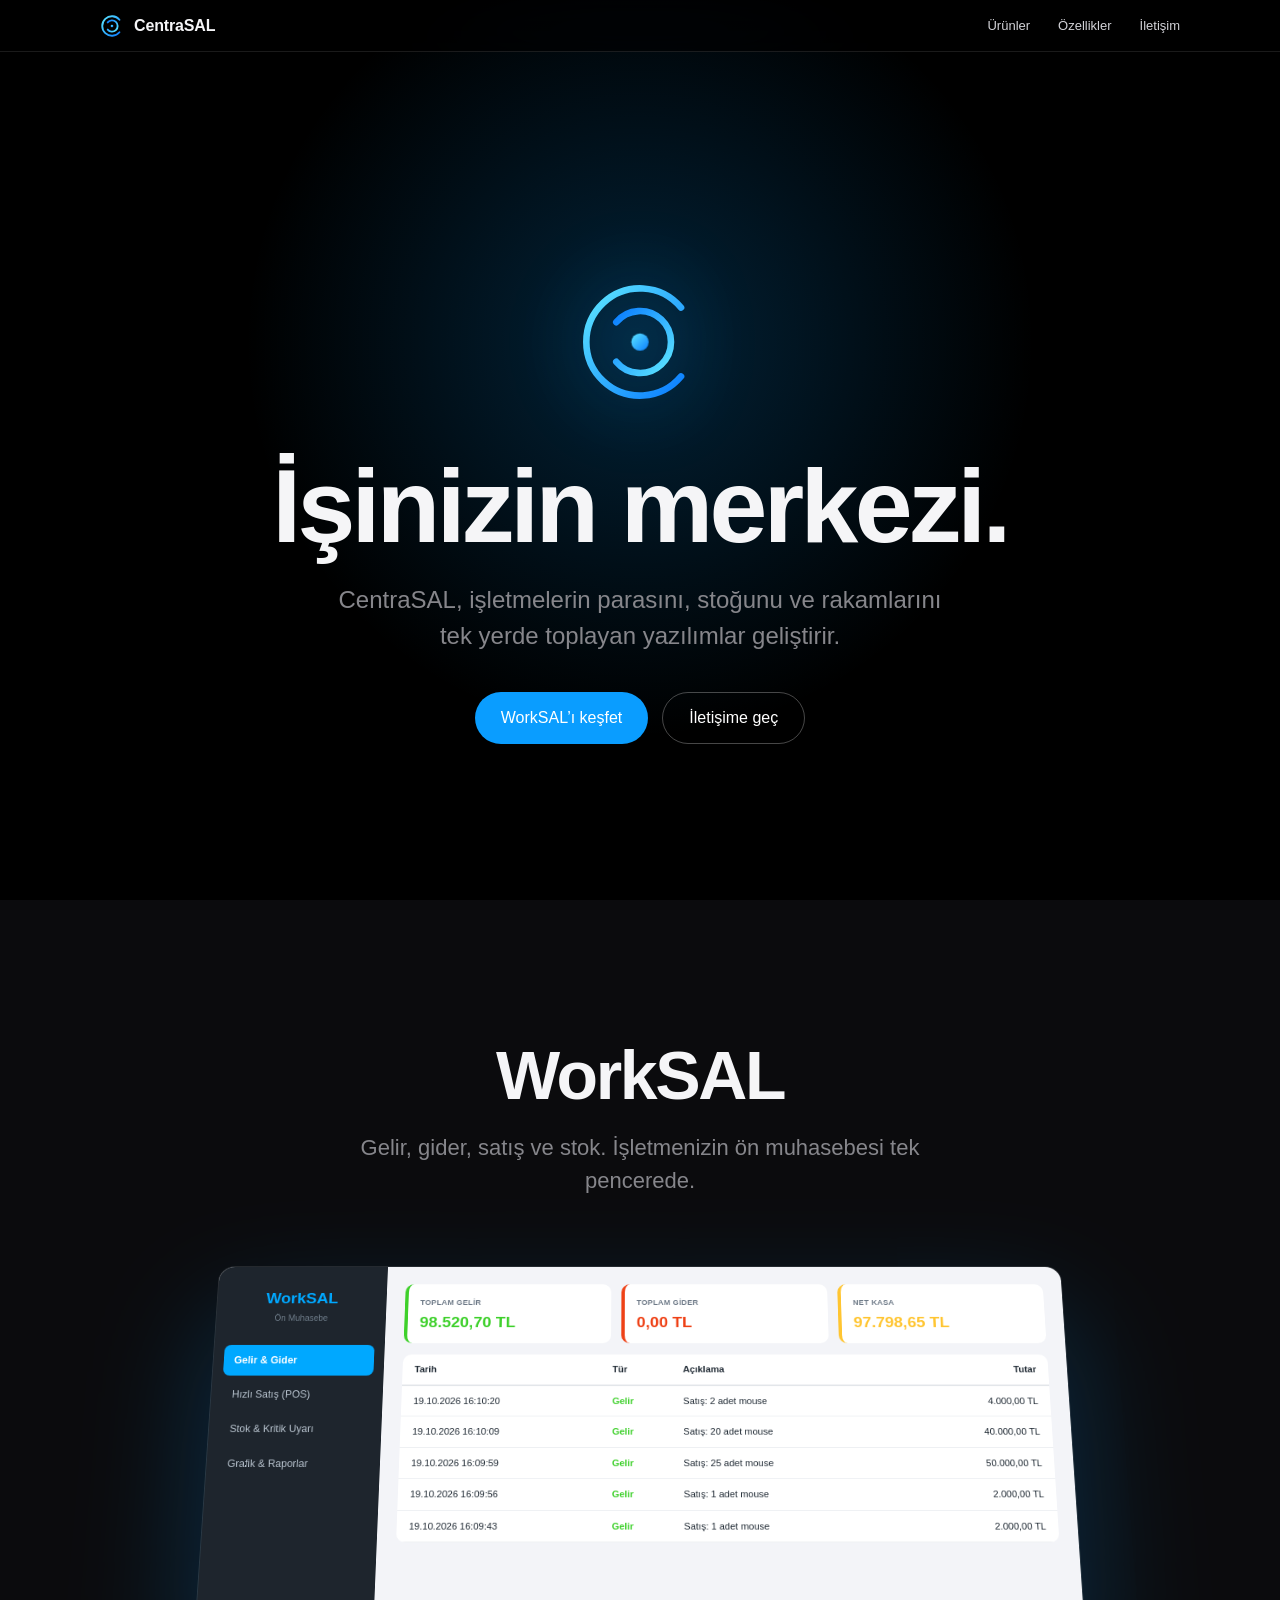
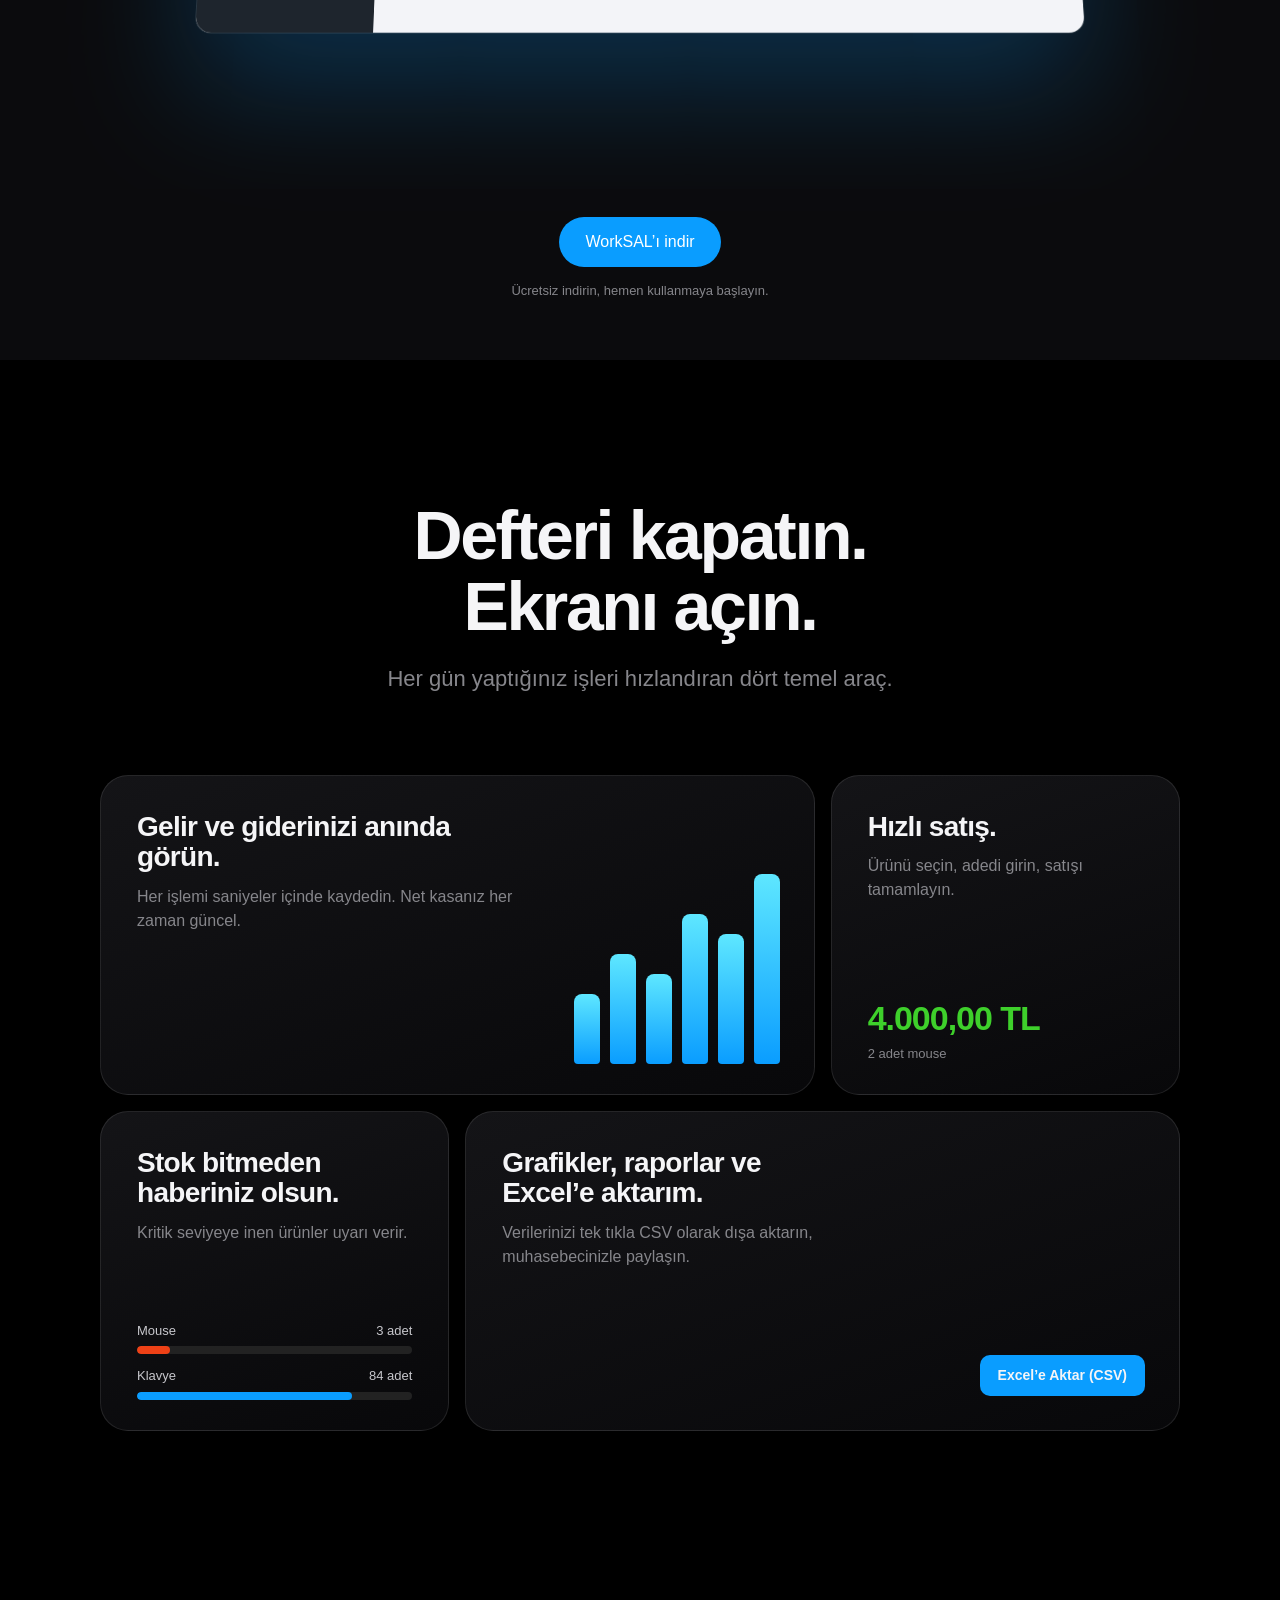
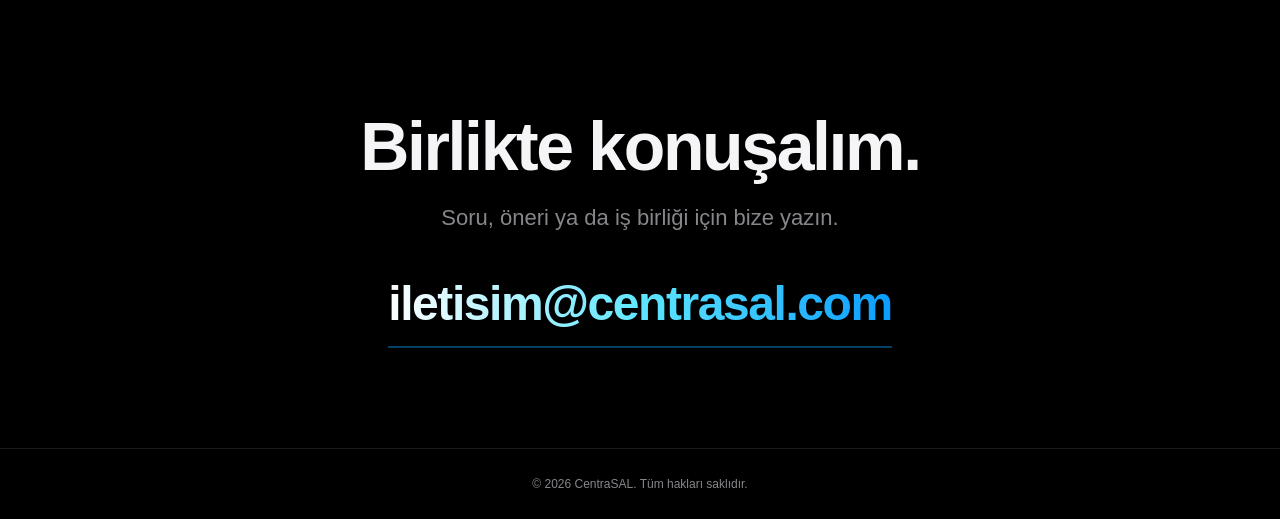
<file: CentraSAL.html>
<!DOCTYPE html>
<html lang="tr">
<head>
<meta charset="utf-8">
<meta name="viewport" content="width=device-width, initial-scale=1, viewport-fit=cover">
<title>CentraSAL</title>
<style>
:root{--bg:#000;--bg2:#0b0b0d;--line:rgba(255,255,255,.1);--tx:#f5f5f7;--mut:#86868b;--blue:#0a9dff;--cyan:#5ee7ff;--green:#3ed02b;--red:#ee4116;--amber:#ffc531;
--font:-apple-system,BlinkMacSystemFont,"SF Pro Display","Inter","Segoe UI",Roboto,Helvetica,Arial,sans-serif;
box-sizing:border-box;padding-top:env(safe-area-inset-top,0px);padding-bottom:env(safe-area-inset-bottom,0px)}
html{scroll-behavior:smooth;scroll-padding-top:70px}
*{box-sizing:border-box;margin:0}
body{background:var(--bg);color:var(--tx);font-family:var(--font);-webkit-font-smoothing:antialiased;overflow-x:hidden;line-height:1.5}
a{color:inherit;text-decoration:none}
a:focus-visible,button:focus-visible{outline:2px solid var(--cyan);outline-offset:3px}
nav{position:fixed;inset:0 0 auto;z-index:20;height:52px;display:flex;align-items:center;justify-content:space-between;padding:0 max(22px,calc((100vw - 1080px)/2));padding-top:env(safe-area-inset-top,0px);height:calc(52px + env(safe-area-inset-top,0px));background:rgba(0,0,0,.65);backdrop-filter:saturate(180%) blur(20px);-webkit-backdrop-filter:saturate(180%) blur(20px);border-bottom:1px solid var(--line)}
.brand{display:flex;align-items:center;gap:10px;font-weight:600;letter-spacing:-.01em}
.brand svg{width:24px;height:24px}
nav ul{display:flex;gap:28px;list-style:none;padding:0;font-size:13px;color:#d2d2d7}
nav ul a{transition:color .2s}nav ul a:hover{color:#fff}
@media(max-width:560px){nav ul{gap:16px}}
section{padding:140px 22px;position:relative}
.wrap{max-width:1080px;margin:0 auto}
h1,h2{letter-spacing:-.035em;line-height:1.04;font-weight:700}
.hero{min-height:100vh;display:flex;flex-direction:column;align-items:center;justify-content:center;text-align:center;padding-top:120px;overflow:hidden}
.hero::before{content:"";position:absolute;width:900px;height:900px;left:50%;top:38%;transform:translate(-50%,-50%);background:radial-gradient(circle,rgba(10,157,255,.22),rgba(10,157,255,0) 62%);animation:breathe 7s ease-in-out infinite}
@keyframes breathe{50%{opacity:.55;transform:translate(-50%,-50%) scale(1.12)}}
.logo{width:132px;height:132px;position:relative;filter:drop-shadow(0 0 40px rgba(10,157,255,.45))}
.logo .o{stroke-dasharray:170;stroke-dashoffset:170;animation:draw 1.8s .2s cubic-bezier(.65,0,.2,1) forwards}
.logo .i{stroke-dasharray:95;stroke-dashoffset:95;animation:draw 1.6s .8s cubic-bezier(.65,0,.2,1) forwards;transform-origin:32px 32px;transform:rotate(180deg)}
.logo .d{opacity:0;transform-origin:32px 32px;animation:pop .7s 1.7s cubic-bezier(.3,1.6,.5,1) forwards}
.logo .spin{transform-origin:32px 32px;animation:spin 22s linear 2.4s infinite}
@keyframes draw{to{stroke-dashoffset:0}}
@keyframes pop{from{opacity:0;transform:scale(0)}to{opacity:1;transform:scale(1)}}
@keyframes spin{to{transform:rotate(360deg)}}
.hero h1{font-size:clamp(46px,9vw,104px);margin-top:44px;opacity:0;animation:up 1s 2s cubic-bezier(.2,.7,.2,1) forwards}
.hero p{font-size:clamp(18px,2.4vw,24px);color:var(--mut);max-width:640px;margin-top:22px;opacity:0;animation:up 1s 2.25s cubic-bezier(.2,.7,.2,1) forwards}
.cta{display:flex;gap:14px;margin-top:38px;flex-wrap:wrap;justify-content:center;opacity:0;animation:up 1s 2.5s cubic-bezier(.2,.7,.2,1) forwards}
@keyframes up{from{opacity:0;transform:translateY(26px)}to{opacity:1;transform:none}}
.btn{display:inline-flex;align-items:center;gap:8px;padding:13px 26px;border-radius:980px;font-size:16px;font-weight:500;transition:transform .25s,background .25s,box-shadow .25s}
.btn.p{background:var(--blue);color:#fff}.btn.p:hover{background:#2cb0ff;transform:scale(1.04);box-shadow:0 8px 40px rgba(10,157,255,.45)}
.btn.s{border:1px solid rgba(255,255,255,.28);color:#fff}.btn.s:hover{background:rgba(255,255,255,.1)}
.sub{color:var(--mut);font-size:clamp(18px,2.2vw,22px);max-width:620px;margin-top:20px}
h2{font-size:clamp(36px,6vw,68px)}
.center{text-align:center}.center .sub{margin-inline:auto}
/* product */
#urunler{background:var(--bg2);padding-bottom:60px}
.pname{display:flex;align-items:baseline;justify-content:center;gap:14px;flex-wrap:wrap}
.stage{perspective:1600px;margin-top:70px;padding-bottom:40px}
.app{display:grid;grid-template-columns:200px 1fr;max-width:1000px;margin:0 auto;border-radius:18px;overflow:hidden;background:#f3f4f8;color:#1f2933;box-shadow:0 0 0 1px rgba(255,255,255,.12),0 60px 140px rgba(10,157,255,.25);transform-origin:50% 0;will-change:transform;font-size:13px}
.side{background:#1e252d;color:#e8edf2;padding:26px 12px;min-height:440px}
.side b{display:block;text-align:center;color:#00a8ff;font-size:19px;margin-bottom:2px}
.side small{display:block;text-align:center;color:#6f7d8a;font-size:10px;margin-bottom:26px}
.side div.m{padding:10px 12px;border-radius:8px;margin-bottom:4px;color:#b9c4cf;font-size:12px}
.side div.on{background:#00a8ff;color:#fff;font-weight:600}
.main{padding:22px}
.cards{display:grid;grid-template-columns:repeat(3,1fr);gap:12px}
.card{background:#fff;border-radius:10px;padding:12px 14px;border-left:4px solid}
.card small{font-size:9px;font-weight:700;color:#6b7785;letter-spacing:.04em}
.card strong{display:block;font-size:19px;margin-top:2px;white-space:nowrap}
.tbl{background:#fff;border-radius:10px;margin-top:14px;overflow:hidden}
.row{display:grid;grid-template-columns:1.4fr .5fr 1.6fr .9fr;padding:10px 14px;border-bottom:1px solid #eef0f3;align-items:center;font-size:11px}
.row.h{font-weight:700;border-bottom:2px solid #e3e6ea}
.row:not(.h){opacity:0;transform:translateY(-10px);transition:opacity .5s,transform .5s}
.live .row:not(.h){opacity:1;transform:none}
.row .g{color:var(--green);font-weight:700}.row .a{text-align:right}
@media(max-width:760px){.app{grid-template-columns:1fr}.side{display:none}.row{grid-template-columns:1.6fr 1fr}.row span:nth-child(1),.row span:nth-child(2){display:none}.cards{grid-template-columns:1fr}}
.dl{margin-top:70px;display:flex;flex-direction:column;align-items:center;gap:14px}
.dl small{color:var(--mut);font-size:13px}
/* features */
.bento{display:grid;grid-template-columns:repeat(6,1fr);gap:16px;margin-top:80px}
.tile{background:linear-gradient(160deg,#141417,#08080a);border:1px solid var(--line);border-radius:28px;padding:36px;overflow:hidden;position:relative;min-height:320px;transition:border-color .4s}
.tile:hover{border-color:rgba(10,157,255,.5)}
.tile:nth-child(1){grid-column:span 4}.tile:nth-child(2){grid-column:span 2}.tile:nth-child(3){grid-column:span 2}.tile:nth-child(4){grid-column:span 4}
.tile h3{font-size:28px;letter-spacing:-.025em;line-height:1.1;max-width:340px}
.tile p{color:var(--mut);margin-top:12px;max-width:380px;font-size:16px}
@media(max-width:820px){.tile:nth-child(n){grid-column:span 6}}
.viz{position:absolute;right:34px;bottom:30px;display:flex;align-items:flex-end;gap:10px}
.bar{width:26px;border-radius:8px 8px 4px 4px;background:linear-gradient(var(--cyan),var(--blue));height:0;transition:height 1.2s cubic-bezier(.2,.8,.2,1)}
.in .bar{height:var(--h)}
.stock{position:absolute;left:36px;right:36px;bottom:30px}
.srow{display:flex;justify-content:space-between;font-size:13px;color:#c7c7cc;margin-top:12px}
.track{height:8px;background:#222;border-radius:9px;margin-top:6px;overflow:hidden}
.fill{height:100%;width:0;border-radius:9px;background:var(--blue);transition:width 1.4s cubic-bezier(.2,.8,.2,1)}
.in .fill{width:var(--w)}.fill.low{background:var(--red)}
.pos{position:absolute;left:36px;bottom:30px;font-size:34px;font-weight:700;letter-spacing:-.03em;color:var(--green)}
.pos small{display:block;font-size:13px;font-weight:400;color:var(--mut);letter-spacing:0}
.csv{position:absolute;right:34px;bottom:34px;background:var(--blue);padding:10px 18px;border-radius:10px;font-size:14px;font-weight:600}
/* contact */
#iletisim{text-align:center;padding-bottom:100px}
.mail{display:inline-block;margin-top:34px;font-size:clamp(22px,4.6vw,48px);font-weight:600;letter-spacing:-.03em;background:linear-gradient(90deg,#fff,var(--cyan),var(--blue));-webkit-background-clip:text;background-clip:text;color:transparent;border-bottom:2px solid rgba(10,157,255,.4);padding-bottom:6px;transition:border-color .3s}
.mail:hover{border-color:var(--cyan)}
footer{border-top:1px solid var(--line);padding:26px 22px;text-align:center;color:var(--mut);font-size:12px}
.rv{opacity:0;transform:translateY(40px);transition:opacity 1s,transform 1s cubic-bezier(.2,.7,.2,1)}
.rv.in{opacity:1;transform:none}
@media(prefers-reduced-motion:reduce){*,*::before{animation-duration:.01ms!important;animation-delay:0s!important;transition-duration:.01ms!important}.hero h1,.hero p,.cta{opacity:1}.logo .o,.logo .i{stroke-dashoffset:0}.logo .d{opacity:1}}
</style>
</head>
<body>
<svg width="0" height="0" style="position:absolute"><defs>
<linearGradient id="g" x1="0" y1="0" x2="1" y2="1"><stop offset="0" stop-color="#5ee7ff"/><stop offset="1" stop-color="#0a7dff"/></linearGradient></defs></svg>

<nav>
  <a class="brand" href="#top" aria-label="CentraSAL">
    <svg viewBox="0 0 64 64" fill="none" stroke="url(#g)" stroke-width="5" stroke-linecap="round"><path d="M51.9 15.3A26 26 0 1 0 51.9 48.7"/><path d="M43.5 22.4A15 15 0 1 0 43.5 41.6" transform="rotate(180 32 32)"/><circle cx="32" cy="32" r="3.5" fill="url(#g)" stroke="none"/></svg>
    CentraSAL
  </a>
  <ul><li><a href="#urunler">Ürünler</a></li><li><a href="#ozellikler">Özellikler</a></li><li><a href="#iletisim">İletişim</a></li></ul>
</nav>

<header class="hero" id="top">
  <svg class="logo" viewBox="0 0 64 64" fill="none" stroke="url(#g)" stroke-width="3.2" stroke-linecap="round" role="img" aria-label="CentraSAL logosu">
    <g class="spin">
      <path class="o" d="M51.9 15.3A26 26 0 1 0 51.9 48.7"/>
      <path class="i" d="M43.5 22.4A15 15 0 1 0 43.5 41.6"/>
    </g>
    <circle class="d" cx="32" cy="32" r="4.2" fill="url(#g)" stroke="none"/>
  </svg>
  <h1>İşinizin merkezi.</h1>
  <p>CentraSAL, işletmelerin parasını, stoğunu ve rakamlarını tek yerde toplayan yazılımlar geliştirir.</p>
  <div class="cta"><a class="btn p" href="#urunler">WorkSAL’ı keşfet</a><a class="btn s" href="#iletisim">İletişime geç</a></div>
</header>

<section id="urunler">
  <div class="wrap center rv">
    <div class="pname"><h2>WorkSAL</h2></div>
    <p class="sub">Gelir, gider, satış ve stok. İşletmenizin ön muhasebesi tek pencerede.</p>
  </div>
  <div class="stage">
    <div class="app" id="app" aria-label="WorkSAL arayüzü">
      <div class="side"><b>WorkSAL</b><small>Ön Muhasebe</small>
        <div class="m on">Gelir &amp; Gider</div><div class="m">Hızlı Satış (POS)</div><div class="m">Stok &amp; Kritik Uyarı</div><div class="m">Grafik &amp; Raporlar</div></div>
      <div class="main">
        <div class="cards">
          <div class="card" style="border-color:#3ed02b"><small>TOPLAM GELİR</small><strong style="color:#3ed02b" data-n="100000">0,00 TL</strong></div>
          <div class="card" style="border-color:#ee4116"><small>TOPLAM GİDER</small><strong style="color:#ee4116">0,00 TL</strong></div>
          <div class="card" style="border-color:#ffc531"><small>NET KASA</small><strong style="color:#ffc531" data-n="100000">0,00 TL</strong></div>
        </div>
        <div class="tbl" id="tbl">
          <div class="row h"><span>Tarih</span><span>Tür</span><span>Açıklama</span><span class="a">Tutar</span></div>
          <div class="row" style="transition-delay:.0s"><span>19.10.2026 16:10:20</span><span class="g">Gelir</span><span>Satış: 2 adet mouse</span><span class="a">4.000,00 TL</span></div>
          <div class="row" style="transition-delay:.15s"><span>19.10.2026 16:10:09</span><span class="g">Gelir</span><span>Satış: 20 adet mouse</span><span class="a">40.000,00 TL</span></div>
          <div class="row" style="transition-delay:.3s"><span>19.10.2026 16:09:59</span><span class="g">Gelir</span><span>Satış: 25 adet mouse</span><span class="a">50.000,00 TL</span></div>
          <div class="row" style="transition-delay:.45s"><span>19.10.2026 16:09:56</span><span class="g">Gelir</span><span>Satış: 1 adet mouse</span><span class="a">2.000,00 TL</span></div>
          <div class="row" style="transition-delay:.6s"><span>19.10.2026 16:09:43</span><span class="g">Gelir</span><span>Satış: 1 adet mouse</span><span class="a">2.000,00 TL</span></div>
        </div>
      </div>
    </div>
  </div>
  <div class="dl rv">
    <a class="btn p" id="dlbtn" href="#" download>WorkSAL’ı indir</a>
    <small>Ücretsiz indirin, hemen kullanmaya başlayın.</small>
  </div>
</section>

<section id="ozellikler">
  <div class="wrap">
    <div class="center rv"><h2>Defteri kapatın.<br>Ekranı açın.</h2><p class="sub">Her gün yaptığınız işleri hızlandıran dört temel araç.</p></div>
    <div class="bento">
      <div class="tile rv"><h3>Gelir ve giderinizi anında görün.</h3><p>Her işlemi saniyeler içinde kaydedin. Net kasanız her zaman güncel.</p>
        <div class="viz"><i class="bar" style="--h:70px"></i><i class="bar" style="--h:110px"></i><i class="bar" style="--h:90px"></i><i class="bar" style="--h:150px"></i><i class="bar" style="--h:130px"></i><i class="bar" style="--h:190px"></i></div></div>
      <div class="tile rv"><h3>Hızlı satış.</h3><p>Ürünü seçin, adedi girin, satışı tamamlayın.</p><div class="pos">4.000,00 TL<small>2 adet mouse</small></div></div>
      <div class="tile rv"><h3>Stok bitmeden haberiniz olsun.</h3><p>Kritik seviyeye inen ürünler uyarı verir.</p>
        <div class="stock"><div class="srow"><span>Mouse</span><span>3 adet</span></div><div class="track"><div class="fill low" style="--w:12%"></div></div><div class="srow"><span>Klavye</span><span>84 adet</span></div><div class="track"><div class="fill" style="--w:78%"></div></div></div></div>
      <div class="tile rv"><h3>Grafikler, raporlar ve Excel’e aktarım.</h3><p>Verilerinizi tek tıkla CSV olarak dışa aktarın, muhasebecinizle paylaşın.</p><div class="csv">Excel’e Aktar (CSV)</div></div>
    </div>
  </div>
</section>

<section id="iletisim">
  <div class="wrap rv"><h2>Birlikte konuşalım.</h2><p class="sub" style="margin-inline:auto">Soru, öneri ya da iş birliği için bize yazın.</p>
    <a class="mail" href="mailto:iletisim@centrasal.com">iletisim@centrasal.com</a></div>
</section>
<footer>© 2026 CentraSAL. Tüm hakları saklıdır.</footer>

<script>
(function(){
  // WorkSAL indirme bağlantısı: aşağıdaki adresi kendi bağlantınızla değiştirin.
  var DOWNLOAD_URL="#";
  var b=document.getElementById("dlbtn");b.href=DOWNLOAD_URL;
  if(DOWNLOAD_URL==="#")b.removeAttribute("download");

  var io=new IntersectionObserver(function(es){es.forEach(function(e){if(e.isIntersecting){e.target.classList.add("in");io.unobserve(e.target)}})},{threshold:.25});
  document.querySelectorAll(".rv").forEach(function(el){io.observe(el)});

  function fmt(n){return n.toLocaleString("tr-TR",{minimumFractionDigits:2,maximumFractionDigits:2})+" TL"}
  var tbl=document.getElementById("tbl"),done=false;
  new IntersectionObserver(function(es,o){if(es[0].isIntersecting&&!done){done=true;tbl.classList.add("live");o.disconnect();
    document.querySelectorAll("[data-n]").forEach(function(el){var t=+el.dataset.n,s=performance.now();
      (function f(now){var p=Math.min((now-s)/1600,1),e=1-Math.pow(1-p,4);el.textContent=fmt(t*e);if(p<1)requestAnimationFrame(f)})(s)})}},{threshold:.35}).observe(document.getElementById("app"));

  var app=document.getElementById("app"),stage=app.parentNode,reduce=matchMedia("(prefers-reduced-motion:reduce)").matches;
  function tick(){var r=stage.getBoundingClientRect(),h=innerHeight,p=Math.min(Math.max(1-(r.top-h*.15)/(h*.8),0),1);
    app.style.transform="rotateX("+(14*(1-p))+"deg) scale("+(.84+.16*p)+")"}
  if(!reduce){addEventListener("scroll",function(){requestAnimationFrame(tick)},{passive:true});tick()}
})();
</script>
</body>
</html>
</file>
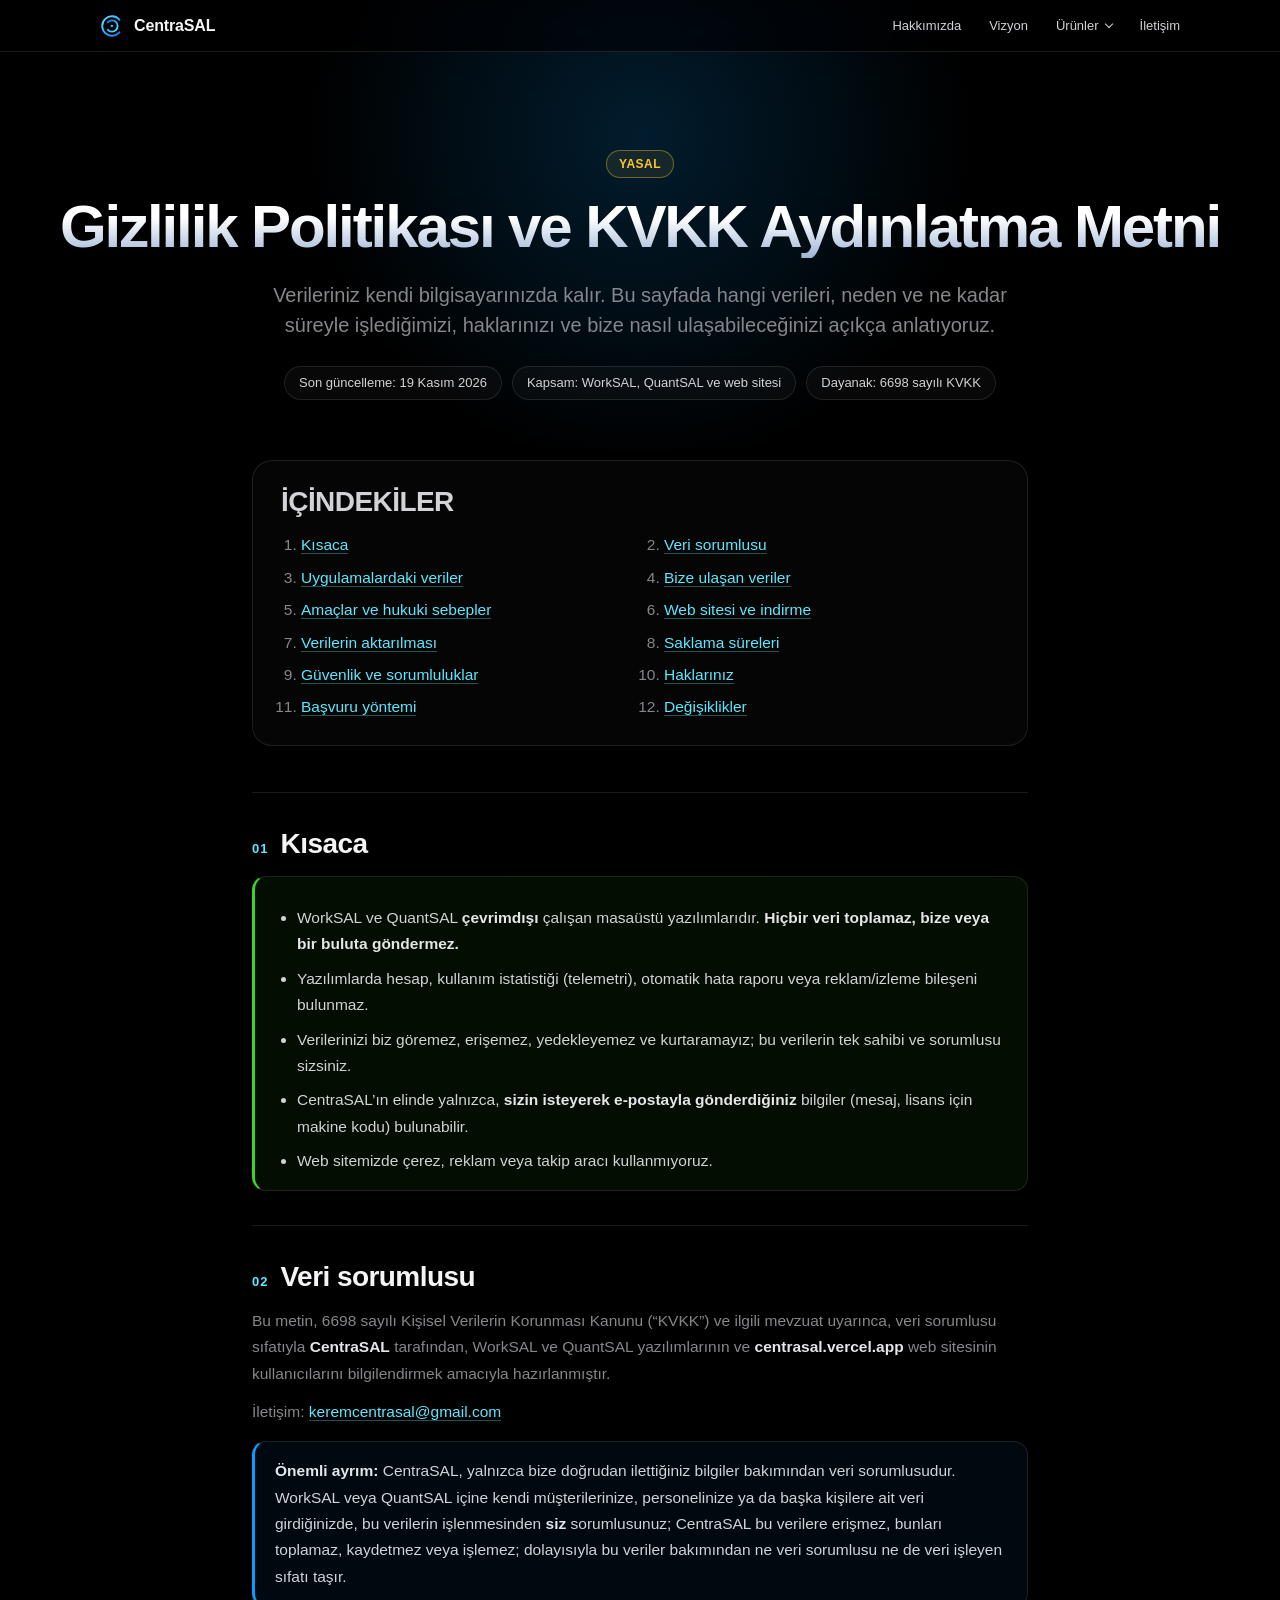
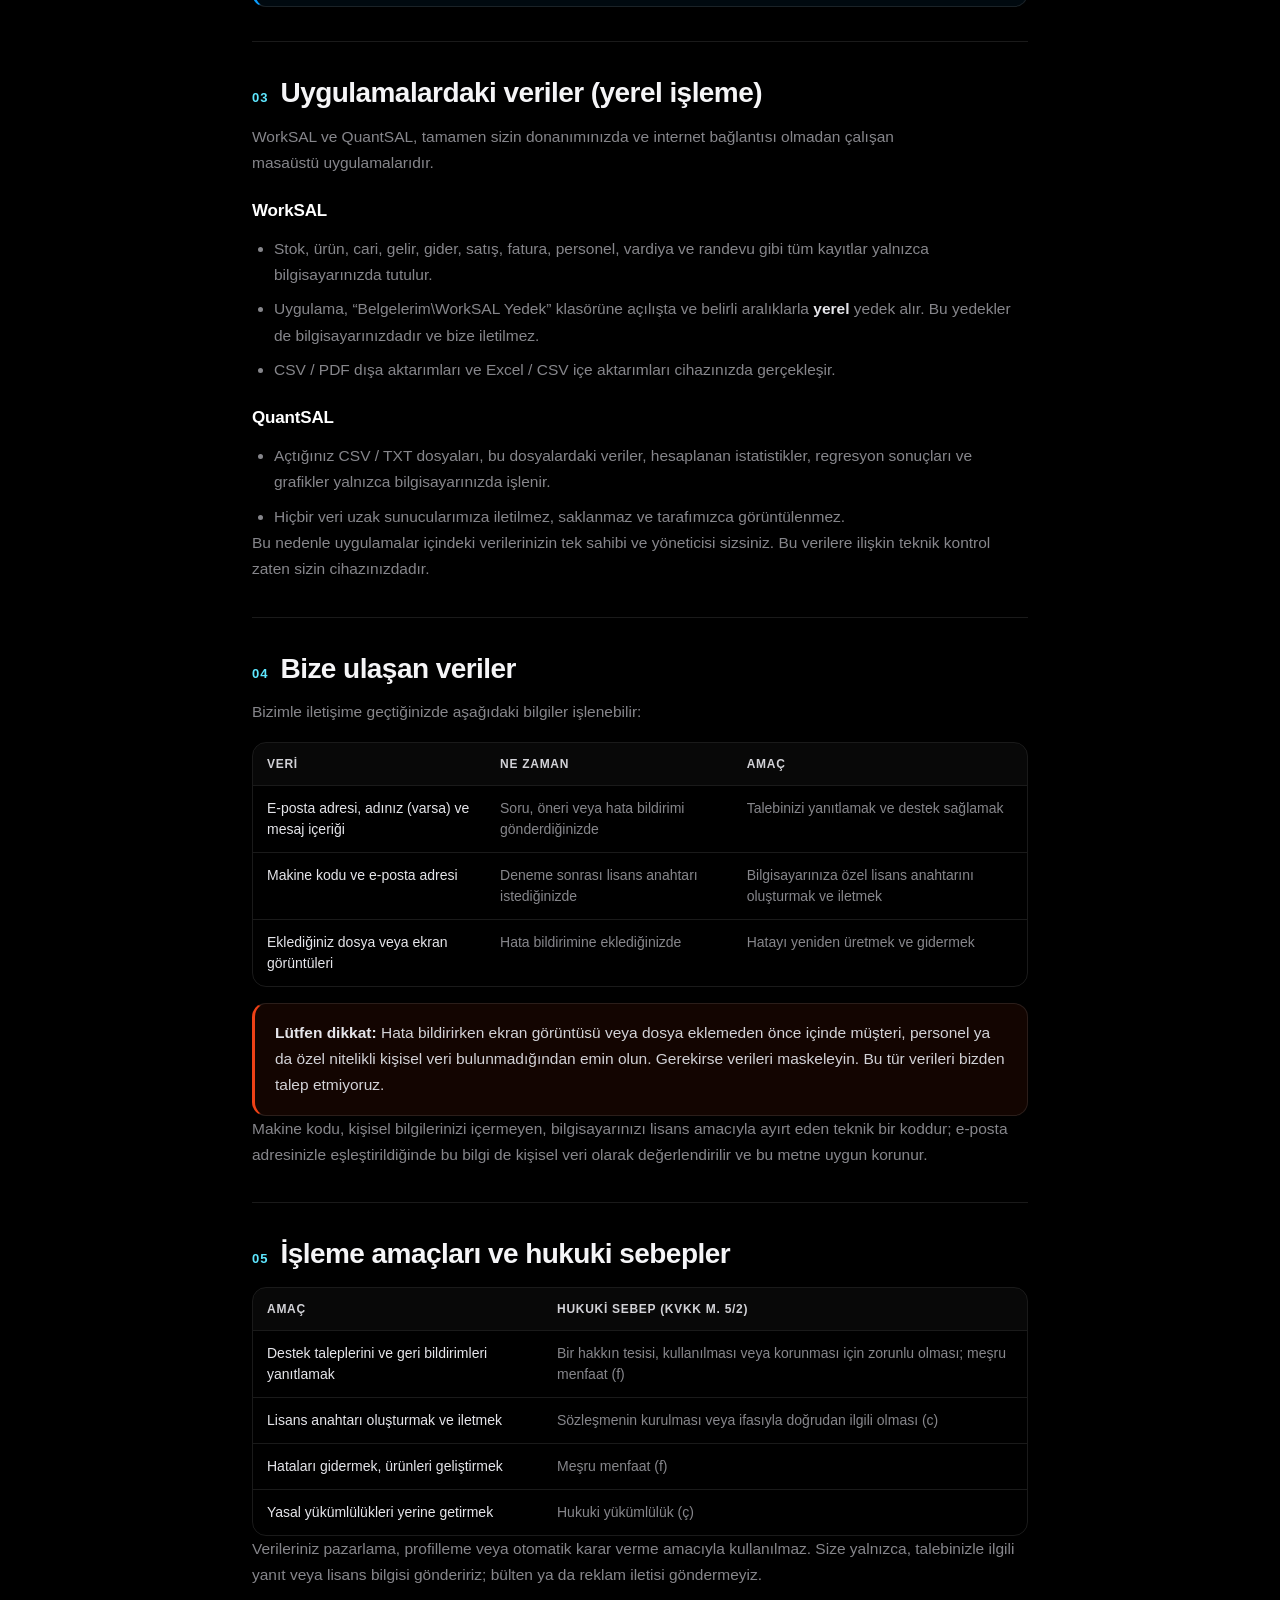
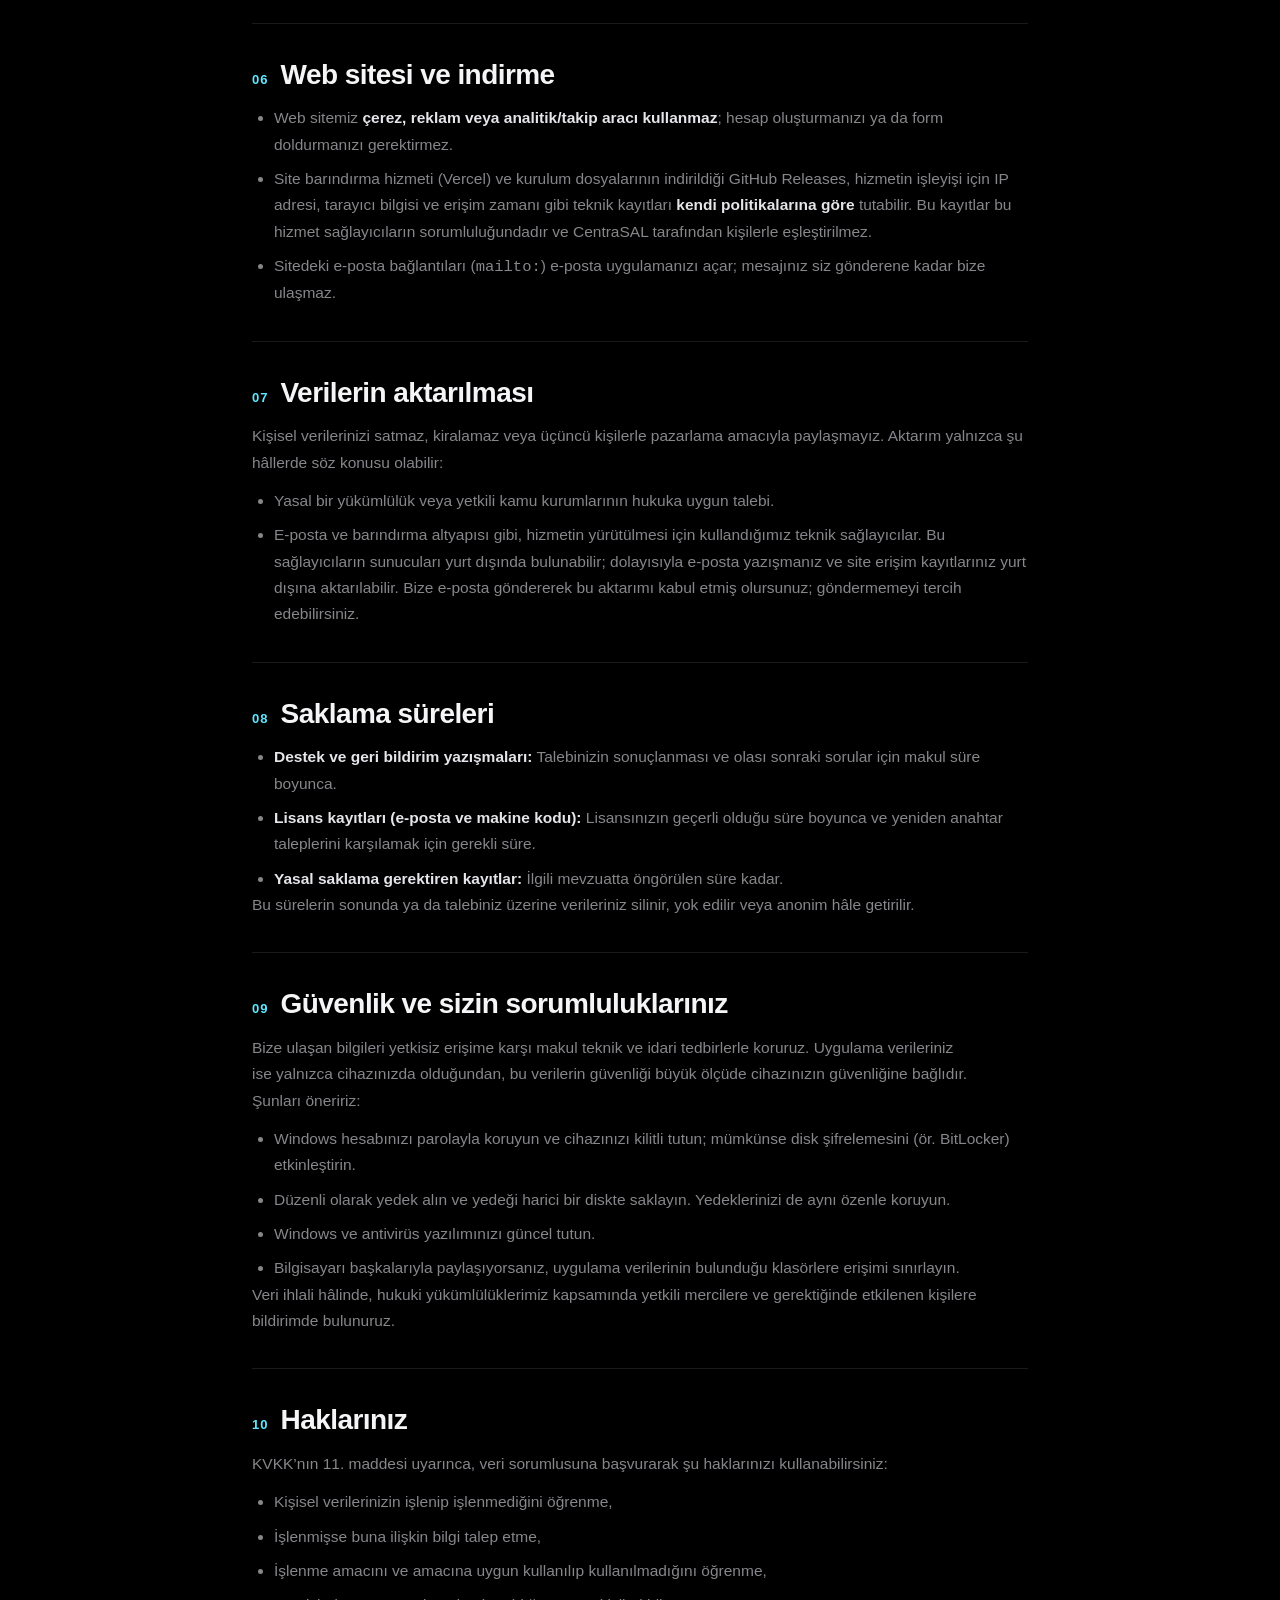
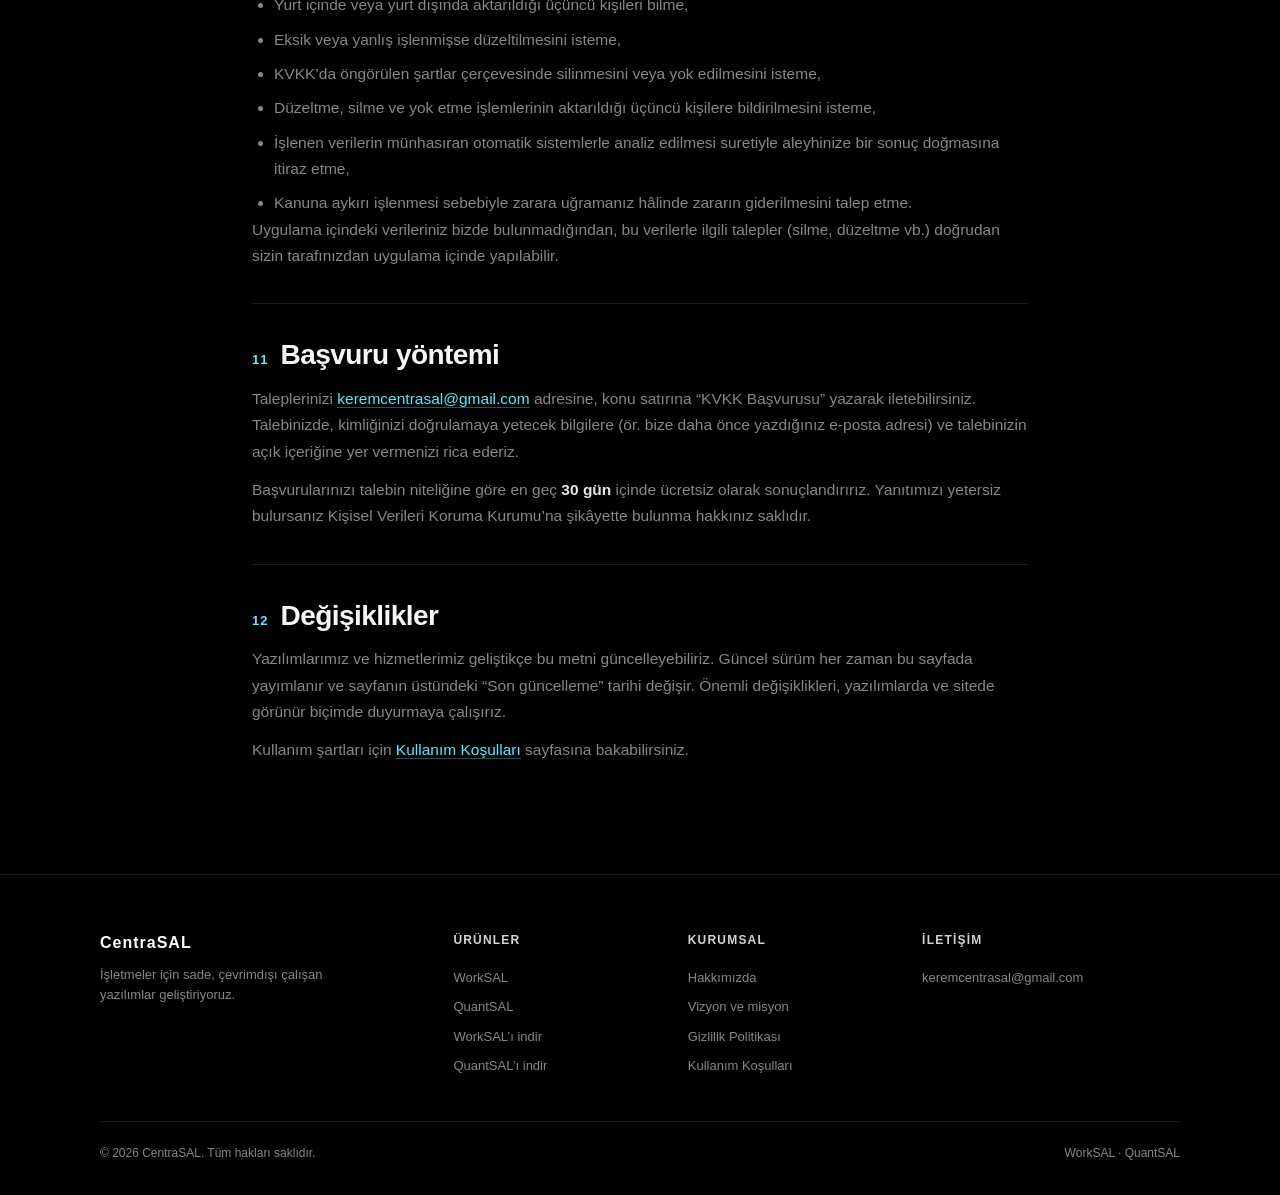
<file: gizlilik.html>
<!DOCTYPE html>
<html lang="tr">
<head>
<meta charset="utf-8">
<meta name="viewport" content="width=device-width, initial-scale=1, viewport-fit=cover">
<title>Gizlilik Politikası ve KVKK Aydınlatma Metni | CentraSAL</title>
<meta name="description" content="CentraSAL gizlilik politikası ve KVKK aydınlatma metni: WorkSAL ve QuantSAL verileriniz yalnızca kendi bilgisayarınızda işlenir. Hangi verileri neden işlediğimizi ve haklarınızı öğrenin.">
<meta name="theme-color" content="#000000">
<meta property="og:type" content="website"><meta property="og:locale" content="tr_TR">
<meta property="og:title" content="Gizlilik Politikası ve KVKK Aydınlatma Metni – CentraSAL"><meta property="og:description" content="Verileriniz kendi bilgisayarınızda kalır. CentraSAL'ın veri işleme ilkeleri ve KVKK kapsamındaki haklarınız.">
<meta property="og:url" content="https://centrasal.vercel.app/gizlilik.html"><meta property="og:site_name" content="CentraSAL">
<meta property="og:image" content="https://centrasal.vercel.app/centrasal-logo-2048-siyah.png"><meta name="twitter:card" content="summary">
<link rel="icon" href="favicon.svg" type="image/svg+xml">
<link rel="icon" href="centrasal-logo-2048-siyah.png" type="image/png">
<link rel="apple-touch-icon" href="centrasal-logo-2048-siyah.png">
<link rel="canonical" href="https://centrasal.vercel.app/gizlilik.html">
<meta name="robots" content="index,follow">
<link rel="stylesheet" href="site.css">
<noscript><style>.rv,.a1,.a2,.a3{opacity:1!important;transform:none!important}</style></noscript>
</head>
<body>
<div id="pb"></div>
<a class="skip" href="#icerik">İçeriğe geç</a>
<svg width="0" height="0" style="position:absolute"><defs><linearGradient id="g" x1="0" y1="0" x2="1" y2="1"><stop offset="0" stop-color="#5ee7ff"/><stop offset="1" stop-color="#0a7dff"/></linearGradient></defs></svg>
<nav>
  <a class="brand" href="index.html" aria-label="CentraSAL ana sayfa">
    <svg viewBox="0 0 64 64" fill="none" stroke="url(#g)" stroke-width="5" stroke-linecap="round"><path d="M51.9 15.3A26 26 0 1 0 51.9 48.7"/><path d="M43.5 22.4A15 15 0 1 0 43.5 41.6" transform="rotate(180 32 32)"/><circle cx="32" cy="32" r="3.5" fill="url(#g)" stroke="none"/></svg>
    CentraSAL
  </a>
  <button class="burger" type="button" aria-label="Menüyü aç" aria-expanded="false" aria-controls="navlist"><span></span></button>
  <ul id="navlist"><li><a href="index.html#hakkimizda">Hakkımızda</a></li><li><a href="index.html#vizyon">Vizyon</a></li><li class="dd" id="dd"><button type="button" aria-expanded="false" aria-controls="ddm" id="ddb">Ürünler</button><div class="menu" id="ddm"><a href="worksal.html">WorkSAL</a><a href="quantsal.html">QuantSAL</a></div></li><li><a href="index.html#iletisim">İletişim</a></li></ul>
</nav>

<header class="dh">
  <span class="badge a1">YASAL</span>
  <h1 class="a2">Gizlilik Politikası ve KVKK Aydınlatma Metni</h1>
  <p class="lead a3">Verileriniz kendi bilgisayarınızda kalır. Bu sayfada hangi verileri, neden ve ne kadar süreyle işlediğimizi, haklarınızı ve bize nasıl ulaşabileceğinizi açıkça anlatıyoruz.</p>
  <ul class="dmeta a3"><li>Son güncelleme: 19 Kasım 2026</li><li>Kapsam: WorkSAL, QuantSAL ve web sitesi</li><li>Dayanak: 6698 sayılı KVKK</li></ul>
</header>

<main id="icerik">
<article class="doc">
  <div class="toc" role="navigation" aria-label="İçindekiler">
    <h2>İçindekiler</h2>
    <ol>
      <li><a href="#ozet">Kısaca</a></li><li><a href="#sorumlu">Veri sorumlusu</a></li>
      <li><a href="#yerel">Uygulamalardaki veriler</a></li><li><a href="#bize">Bize ulaşan veriler</a></li>
      <li><a href="#sebep">Amaçlar ve hukuki sebepler</a></li><li><a href="#site">Web sitesi ve indirme</a></li>
      <li><a href="#aktarim">Verilerin aktarılması</a></li><li><a href="#saklama">Saklama süreleri</a></li>
      <li><a href="#guvenlik">Güvenlik ve sorumluluklar</a></li><li><a href="#haklar">Haklarınız</a></li>
      <li><a href="#basvuru">Başvuru yöntemi</a></li><li><a href="#degisiklik">Değişiklikler</a></li>
    </ol>
  </div>

  <div class="dsec" id="ozet">
    <h2><span class="n">01</span>Kısaca</h2>
    <div class="call ok">
      <ul>
        <li>WorkSAL ve QuantSAL <b>çevrimdışı</b> çalışan masaüstü yazılımlarıdır. <b>Hiçbir veri toplamaz, bize veya bir buluta göndermez.</b></li>
        <li>Yazılımlarda hesap, kullanım istatistiği (telemetri), otomatik hata raporu veya reklam/izleme bileşeni bulunmaz.</li>
        <li>Verilerinizi biz göremez, erişemez, yedekleyemez ve kurtaramayız; bu verilerin tek sahibi ve sorumlusu sizsiniz.</li>
        <li>CentraSAL’ın elinde yalnızca, <b>sizin isteyerek e-postayla gönderdiğiniz</b> bilgiler (mesaj, lisans için makine kodu) bulunabilir.</li>
        <li>Web sitemizde çerez, reklam veya takip aracı kullanmıyoruz.</li>
      </ul>
    </div>
  </div>

  <div class="dsec" id="sorumlu">
    <h2><span class="n">02</span>Veri sorumlusu</h2>
    <p>Bu metin, 6698 sayılı Kişisel Verilerin Korunması Kanunu (“KVKK”) ve ilgili mevzuat uyarınca, veri sorumlusu sıfatıyla <b>CentraSAL</b> tarafından, WorkSAL ve QuantSAL yazılımlarının ve <b>centrasal.vercel.app</b> web sitesinin kullanıcılarını bilgilendirmek amacıyla hazırlanmıştır.</p>
    <p>İletişim: <a href="mailto:keremcentrasal@gmail.com">keremcentrasal@gmail.com</a></p>
    <div class="call">
      <p><b>Önemli ayrım:</b> CentraSAL, yalnızca bize doğrudan ilettiğiniz bilgiler bakımından veri sorumlusudur. WorkSAL veya QuantSAL içine kendi müşterilerinize, personelinize ya da başka kişilere ait veri girdiğinizde, bu verilerin işlenmesinden <b>siz</b> sorumlusunuz; CentraSAL bu verilere erişmez, bunları toplamaz, kaydetmez veya işlemez; dolayısıyla bu veriler bakımından ne veri sorumlusu ne de veri işleyen sıfatı taşır.</p>
    </div>
  </div>

  <div class="dsec" id="yerel">
    <h2><span class="n">03</span>Uygulamalardaki veriler (yerel işleme)</h2>
    <p>WorkSAL ve QuantSAL, tamamen sizin donanımınızda ve internet bağlantısı olmadan çalışan masaüstü uygulamalarıdır.</p>
    <h3>WorkSAL</h3>
    <ul>
      <li>Stok, ürün, cari, gelir, gider, satış, fatura, personel, vardiya ve randevu gibi tüm kayıtlar yalnızca bilgisayarınızda tutulur.</li>
      <li>Uygulama, “Belgelerim\WorkSAL Yedek” klasörüne açılışta ve belirli aralıklarla <b>yerel</b> yedek alır. Bu yedekler de bilgisayarınızdadır ve bize iletilmez.</li>
      <li>CSV / PDF dışa aktarımları ve Excel / CSV içe aktarımları cihazınızda gerçekleşir.</li>
    </ul>
    <h3>QuantSAL</h3>
    <ul>
      <li>Açtığınız CSV / TXT dosyaları, bu dosyalardaki veriler, hesaplanan istatistikler, regresyon sonuçları ve grafikler yalnızca bilgisayarınızda işlenir.</li>
      <li>Hiçbir veri uzak sunucularımıza iletilmez, saklanmaz ve tarafımızca görüntülenmez.</li>
    </ul>
    <p>Bu nedenle uygulamalar içindeki verilerinizin tek sahibi ve yöneticisi sizsiniz. Bu verilere ilişkin teknik kontrol zaten sizin cihazınızdadır.</p>
  </div>

  <div class="dsec" id="bize">
    <h2><span class="n">04</span>Bize ulaşan veriler</h2>
    <p>Bizimle iletişime geçtiğinizde aşağıdaki bilgiler işlenebilir:</p>
    <div class="tw"><table>
      <tr><th>Veri</th><th>Ne zaman</th><th>Amaç</th></tr>
      <tr><td>E-posta adresi, adınız (varsa) ve mesaj içeriği</td><td>Soru, öneri veya hata bildirimi gönderdiğinizde</td><td>Talebinizi yanıtlamak ve destek sağlamak</td></tr>
      <tr><td>Makine kodu ve e-posta adresi</td><td>Deneme sonrası lisans anahtarı istediğinizde</td><td>Bilgisayarınıza özel lisans anahtarını oluşturmak ve iletmek</td></tr>
      <tr><td>Eklediğiniz dosya veya ekran görüntüleri</td><td>Hata bildirimine eklediğinizde</td><td>Hatayı yeniden üretmek ve gidermek</td></tr>
    </table></div>
    <div class="call warn">
      <p><b>Lütfen dikkat:</b> Hata bildirirken ekran görüntüsü veya dosya eklemeden önce içinde müşteri, personel ya da özel nitelikli kişisel veri bulunmadığından emin olun. Gerekirse verileri maskeleyin. Bu tür verileri bizden talep etmiyoruz.</p>
    </div>
    <p>Makine kodu, kişisel bilgilerinizi içermeyen, bilgisayarınızı lisans amacıyla ayırt eden teknik bir koddur; e-posta adresinizle eşleştirildiğinde bu bilgi de kişisel veri olarak değerlendirilir ve bu metne uygun korunur.</p>
  </div>

  <div class="dsec" id="sebep">
    <h2><span class="n">05</span>İşleme amaçları ve hukuki sebepler</h2>
    <div class="tw"><table>
      <tr><th>Amaç</th><th>Hukuki sebep (KVKK m. 5/2)</th></tr>
      <tr><td>Destek taleplerini ve geri bildirimleri yanıtlamak</td><td>Bir hakkın tesisi, kullanılması veya korunması için zorunlu olması; meşru menfaat (f)</td></tr>
      <tr><td>Lisans anahtarı oluşturmak ve iletmek</td><td>Sözleşmenin kurulması veya ifasıyla doğrudan ilgili olması (c)</td></tr>
      <tr><td>Hataları gidermek, ürünleri geliştirmek</td><td>Meşru menfaat (f)</td></tr>
      <tr><td>Yasal yükümlülükleri yerine getirmek</td><td>Hukuki yükümlülük (ç)</td></tr>
    </table></div>
    <p>Verileriniz pazarlama, profilleme veya otomatik karar verme amacıyla kullanılmaz. Size yalnızca, talebinizle ilgili yanıt veya lisans bilgisi göndeririz; bülten ya da reklam iletisi göndermeyiz.</p>
  </div>

  <div class="dsec" id="site">
    <h2><span class="n">06</span>Web sitesi ve indirme</h2>
    <ul>
      <li>Web sitemiz <b>çerez, reklam veya analitik/takip aracı kullanmaz</b>; hesap oluşturmanızı ya da form doldurmanızı gerektirmez.</li>
      <li>Site barındırma hizmeti (Vercel) ve kurulum dosyalarının indirildiği GitHub Releases, hizmetin işleyişi için IP adresi, tarayıcı bilgisi ve erişim zamanı gibi teknik kayıtları <b>kendi politikalarına göre</b> tutabilir. Bu kayıtlar bu hizmet sağlayıcıların sorumluluğundadır ve CentraSAL tarafından kişilerle eşleştirilmez.</li>
      <li>Sitedeki e-posta bağlantıları (<code>mailto:</code>) e-posta uygulamanızı açar; mesajınız siz gönderene kadar bize ulaşmaz.</li>
    </ul>
  </div>

  <div class="dsec" id="aktarim">
    <h2><span class="n">07</span>Verilerin aktarılması</h2>
    <p>Kişisel verilerinizi satmaz, kiralamaz veya üçüncü kişilerle pazarlama amacıyla paylaşmayız. Aktarım yalnızca şu hâllerde söz konusu olabilir:</p>
    <ul>
      <li>Yasal bir yükümlülük veya yetkili kamu kurumlarının hukuka uygun talebi.</li>
      <li>E-posta ve barındırma altyapısı gibi, hizmetin yürütülmesi için kullandığımız teknik sağlayıcılar. Bu sağlayıcıların sunucuları yurt dışında bulunabilir; dolayısıyla e-posta yazışmanız ve site erişim kayıtlarınız yurt dışına aktarılabilir. Bize e-posta göndererek bu aktarımı kabul etmiş olursunuz; göndermemeyi tercih edebilirsiniz.</li>
    </ul>
  </div>

  <div class="dsec" id="saklama">
    <h2><span class="n">08</span>Saklama süreleri</h2>
    <ul>
      <li><b>Destek ve geri bildirim yazışmaları:</b> Talebinizin sonuçlanması ve olası sonraki sorular için makul süre boyunca.</li>
      <li><b>Lisans kayıtları (e-posta ve makine kodu):</b> Lisansınızın geçerli olduğu süre boyunca ve yeniden anahtar taleplerini karşılamak için gerekli süre.</li>
      <li><b>Yasal saklama gerektiren kayıtlar:</b> İlgili mevzuatta öngörülen süre kadar.</li>
    </ul>
    <p>Bu sürelerin sonunda ya da talebiniz üzerine verileriniz silinir, yok edilir veya anonim hâle getirilir.</p>
  </div>

  <div class="dsec" id="guvenlik">
    <h2><span class="n">09</span>Güvenlik ve sizin sorumluluklarınız</h2>
    <p>Bize ulaşan bilgileri yetkisiz erişime karşı makul teknik ve idari tedbirlerle koruruz. Uygulama verileriniz ise yalnızca cihazınızda olduğundan, bu verilerin güvenliği büyük ölçüde cihazınızın güvenliğine bağlıdır. Şunları öneririz:</p>
    <ul>
      <li>Windows hesabınızı parolayla koruyun ve cihazınızı kilitli tutun; mümkünse disk şifrelemesini (ör. BitLocker) etkinleştirin.</li>
      <li>Düzenli olarak yedek alın ve yedeği harici bir diskte saklayın. Yedeklerinizi de aynı özenle koruyun.</li>
      <li>Windows ve antivirüs yazılımınızı güncel tutun.</li>
      <li>Bilgisayarı başkalarıyla paylaşıyorsanız, uygulama verilerinin bulunduğu klasörlere erişimi sınırlayın.</li>
    </ul>
    <p>Veri ihlali hâlinde, hukuki yükümlülüklerimiz kapsamında yetkili mercilere ve gerektiğinde etkilenen kişilere bildirimde bulunuruz.</p>
  </div>

  <div class="dsec" id="haklar">
    <h2><span class="n">10</span>Haklarınız</h2>
    <p>KVKK’nın 11. maddesi uyarınca, veri sorumlusuna başvurarak şu haklarınızı kullanabilirsiniz:</p>
    <ul>
      <li>Kişisel verilerinizin işlenip işlenmediğini öğrenme,</li>
      <li>İşlenmişse buna ilişkin bilgi talep etme,</li>
      <li>İşlenme amacını ve amacına uygun kullanılıp kullanılmadığını öğrenme,</li>
      <li>Yurt içinde veya yurt dışında aktarıldığı üçüncü kişileri bilme,</li>
      <li>Eksik veya yanlış işlenmişse düzeltilmesini isteme,</li>
      <li>KVKK’da öngörülen şartlar çerçevesinde silinmesini veya yok edilmesini isteme,</li>
      <li>Düzeltme, silme ve yok etme işlemlerinin aktarıldığı üçüncü kişilere bildirilmesini isteme,</li>
      <li>İşlenen verilerin münhasıran otomatik sistemlerle analiz edilmesi suretiyle aleyhinize bir sonuç doğmasına itiraz etme,</li>
      <li>Kanuna aykırı işlenmesi sebebiyle zarara uğramanız hâlinde zararın giderilmesini talep etme.</li>
    </ul>
    <p>Uygulama içindeki verileriniz bizde bulunmadığından, bu verilerle ilgili talepler (silme, düzeltme vb.) doğrudan sizin tarafınızdan uygulama içinde yapılabilir.</p>
  </div>

  <div class="dsec" id="basvuru">
    <h2><span class="n">11</span>Başvuru yöntemi</h2>
    <p>Taleplerinizi <a href="mailto:keremcentrasal@gmail.com?subject=KVKK%20Ba%C5%9Fvurusu">keremcentrasal@gmail.com</a> adresine, konu satırına “KVKK Başvurusu” yazarak iletebilirsiniz. Talebinizde, kimliğinizi doğrulamaya yetecek bilgilere (ör. bize daha önce yazdığınız e-posta adresi) ve talebinizin açık içeriğine yer vermenizi rica ederiz.</p>
    <p>Başvurularınızı talebin niteliğine göre en geç <b>30 gün</b> içinde ücretsiz olarak sonuçlandırırız. Yanıtımızı yetersiz bulursanız Kişisel Verileri Koruma Kurumu’na şikâyette bulunma hakkınız saklıdır.</p>
  </div>

  <div class="dsec" id="degisiklik">
    <h2><span class="n">12</span>Değişiklikler</h2>
    <p>Yazılımlarımız ve hizmetlerimiz geliştikçe bu metni güncelleyebiliriz. Güncel sürüm her zaman bu sayfada yayımlanır ve sayfanın üstündeki “Son güncelleme” tarihi değişir. Önemli değişiklikleri, yazılımlarda ve sitede görünür biçimde duyurmaya çalışırız.</p>
    <p>Kullanım şartları için <a href="kosullar.html">Kullanım Koşulları</a> sayfasına bakabilirsiniz.</p>
  </div>
</article>
</main>

<footer>
  <div class="fg">
    <div class="fb"><b>CentraSAL</b><p>İşletmeler için sade, çevrimdışı çalışan yazılımlar geliştiriyoruz.</p></div>
    <div><h4>Ürünler</h4><a href="worksal.html">WorkSAL</a><a href="quantsal.html">QuantSAL</a><a href="worksal.html#indir">WorkSAL’ı indir</a><a href="quantsal.html#indir">QuantSAL’ı indir</a></div>
    <div><h4>Kurumsal</h4><a href="index.html#hakkimizda">Hakkımızda</a><a href="index.html#vizyon">Vizyon ve misyon</a><a href="gizlilik.html">Gizlilik Politikası</a><a href="kosullar.html">Kullanım Koşulları</a></div>
    <div><h4>İletişim</h4><a href="mailto:keremcentrasal@gmail.com">keremcentrasal@gmail.com</a></div>
  </div>
  <div class="fc"><span>&copy; 2026 CentraSAL. Tüm hakları saklıdır.</span><span>WorkSAL · QuantSAL</span></div>
</footer>
<button id="up" type="button" aria-label="Sayfa başına dön">↑</button>
<script src="site.js"></script>
</body>
</html>
</file>
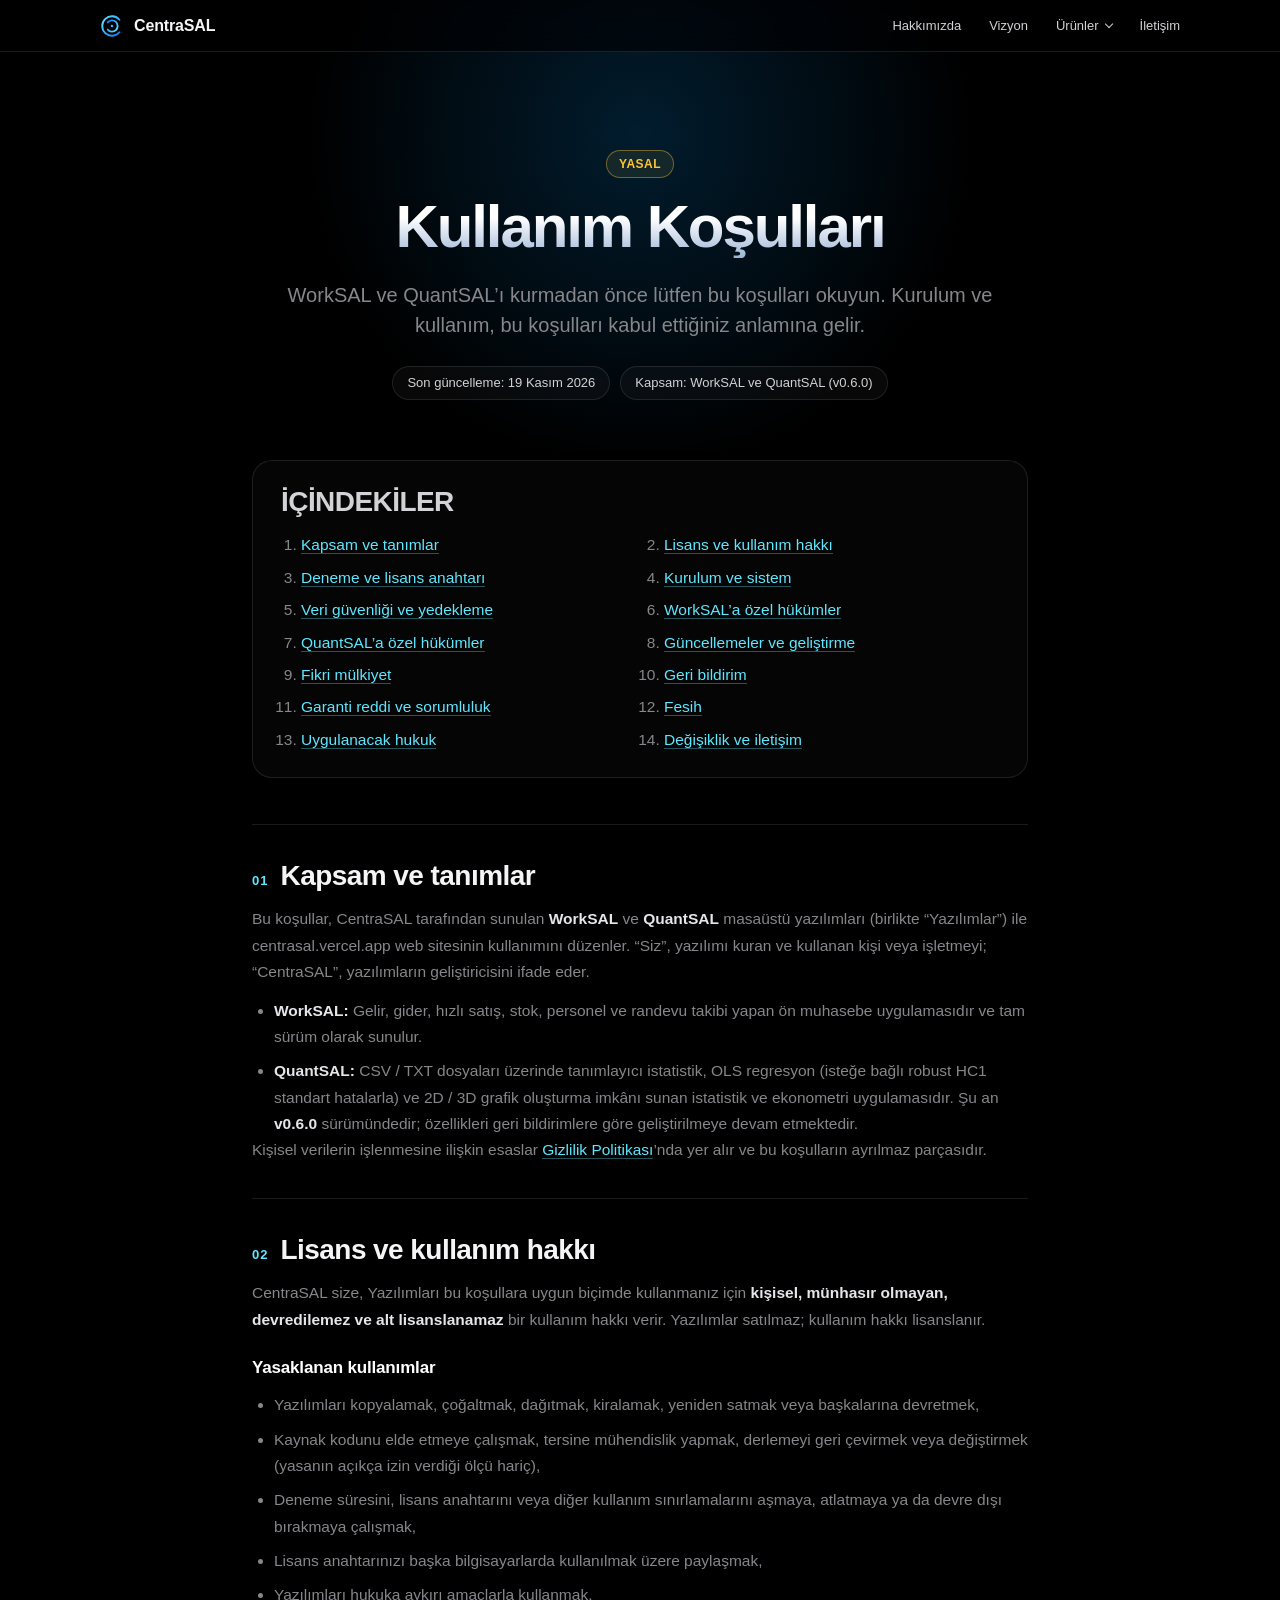
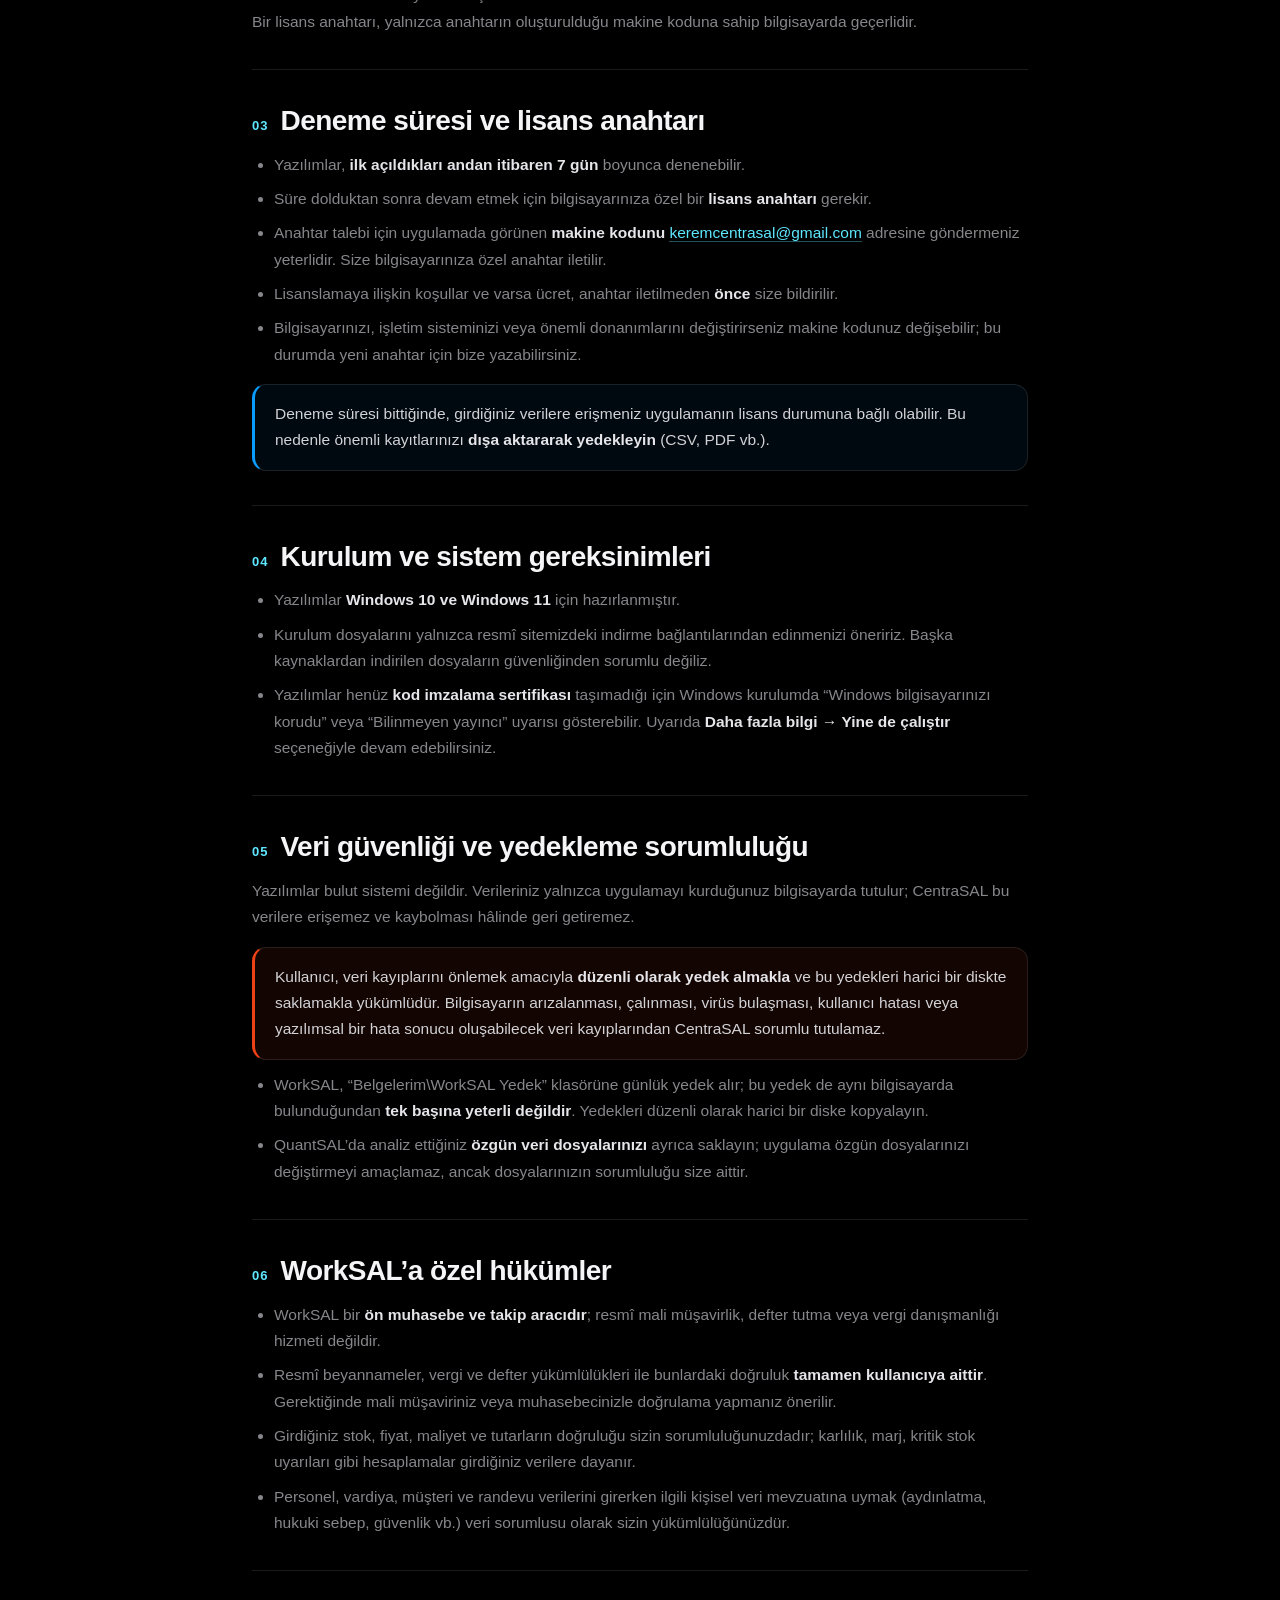
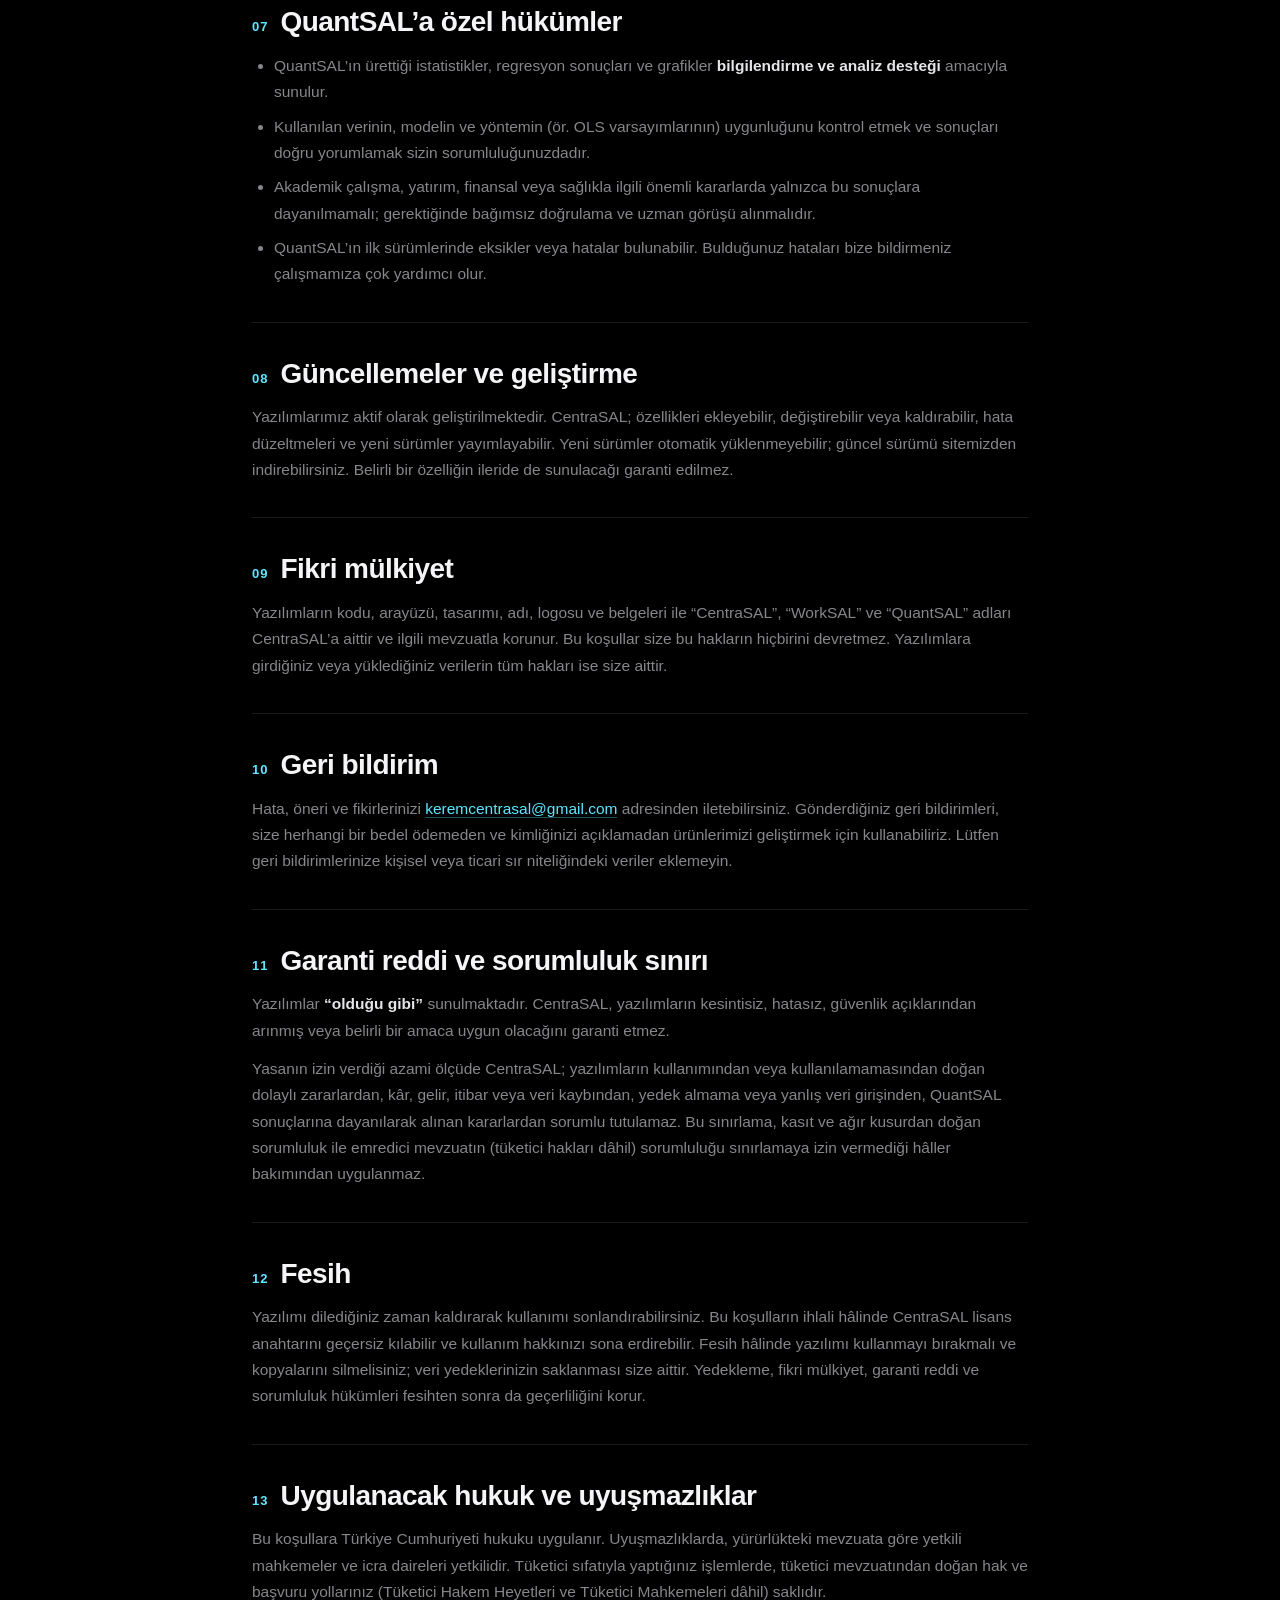
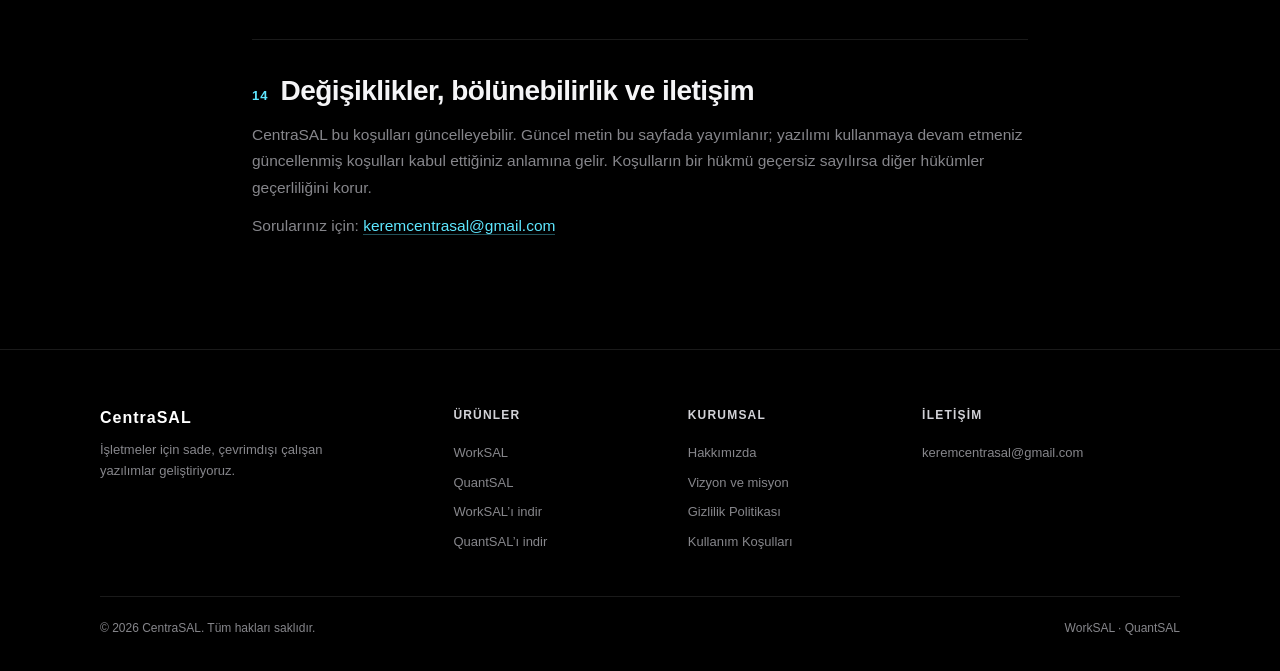
<file: kosullar.html>
<!DOCTYPE html>
<html lang="tr">
<head>
<meta charset="utf-8">
<meta name="viewport" content="width=device-width, initial-scale=1, viewport-fit=cover">
<title>Kullanım Koşulları | CentraSAL</title>
<meta name="description" content="WorkSAL ve QuantSAL kullanım koşulları: lisans, 7 gün deneme, lisans anahtarı, yedekleme sorumluluğu, sonuçların kullanımı ve sorumluluk sınırları.">
<meta name="theme-color" content="#000000">
<meta property="og:type" content="website"><meta property="og:locale" content="tr_TR">
<meta property="og:title" content="Kullanım Koşulları – CentraSAL"><meta property="og:description" content="WorkSAL ve QuantSAL için lisans, deneme süresi, yedekleme ve sorumluluk koşulları.">
<meta property="og:url" content="https://centrasal.vercel.app/kosullar.html"><meta property="og:site_name" content="CentraSAL">
<meta property="og:image" content="https://centrasal.vercel.app/centrasal-logo-2048-siyah.png"><meta name="twitter:card" content="summary">
<link rel="icon" href="favicon.svg" type="image/svg+xml">
<link rel="icon" href="centrasal-logo-2048-siyah.png" type="image/png">
<link rel="apple-touch-icon" href="centrasal-logo-2048-siyah.png">
<link rel="canonical" href="https://centrasal.vercel.app/kosullar.html">
<meta name="robots" content="index,follow">
<link rel="stylesheet" href="site.css">
<noscript><style>.rv,.a1,.a2,.a3{opacity:1!important;transform:none!important}</style></noscript>
</head>
<body>
<div id="pb"></div>
<a class="skip" href="#icerik">İçeriğe geç</a>
<svg width="0" height="0" style="position:absolute"><defs><linearGradient id="g" x1="0" y1="0" x2="1" y2="1"><stop offset="0" stop-color="#5ee7ff"/><stop offset="1" stop-color="#0a7dff"/></linearGradient></defs></svg>
<nav>
  <a class="brand" href="index.html" aria-label="CentraSAL ana sayfa">
    <svg viewBox="0 0 64 64" fill="none" stroke="url(#g)" stroke-width="5" stroke-linecap="round"><path d="M51.9 15.3A26 26 0 1 0 51.9 48.7"/><path d="M43.5 22.4A15 15 0 1 0 43.5 41.6" transform="rotate(180 32 32)"/><circle cx="32" cy="32" r="3.5" fill="url(#g)" stroke="none"/></svg>
    CentraSAL
  </a>
  <button class="burger" type="button" aria-label="Menüyü aç" aria-expanded="false" aria-controls="navlist"><span></span></button>
  <ul id="navlist"><li><a href="index.html#hakkimizda">Hakkımızda</a></li><li><a href="index.html#vizyon">Vizyon</a></li><li class="dd" id="dd"><button type="button" aria-expanded="false" aria-controls="ddm" id="ddb">Ürünler</button><div class="menu" id="ddm"><a href="worksal.html">WorkSAL</a><a href="quantsal.html">QuantSAL</a></div></li><li><a href="index.html#iletisim">İletişim</a></li></ul>
</nav>

<header class="dh">
  <span class="badge a1">YASAL</span>
  <h1 class="a2">Kullanım Koşulları</h1>
  <p class="lead a3">WorkSAL ve QuantSAL’ı kurmadan önce lütfen bu koşulları okuyun. Kurulum ve kullanım, bu koşulları kabul ettiğiniz anlamına gelir.</p>
  <ul class="dmeta a3"><li>Son güncelleme: 19 Kasım 2026</li><li>Kapsam: WorkSAL ve QuantSAL (v0.6.0)</li></ul>
</header>

<main id="icerik">
<article class="doc">
  <div class="toc" role="navigation" aria-label="İçindekiler">
    <h2>İçindekiler</h2>
    <ol>
      <li><a href="#kapsam">Kapsam ve tanımlar</a></li><li><a href="#lisans">Lisans ve kullanım hakkı</a></li>
      <li><a href="#deneme">Deneme ve lisans anahtarı</a></li><li><a href="#kurulum">Kurulum ve sistem</a></li>
      <li><a href="#yedek">Veri güvenliği ve yedekleme</a></li><li><a href="#worksal">WorkSAL’a özel hükümler</a></li>
      <li><a href="#quantsal">QuantSAL’a özel hükümler</a></li><li><a href="#guncelleme">Güncellemeler ve geliştirme</a></li>
      <li><a href="#fikri">Fikri mülkiyet</a></li><li><a href="#geri">Geri bildirim</a></li>
      <li><a href="#sorumluluk">Garanti reddi ve sorumluluk</a></li><li><a href="#fesih">Fesih</a></li>
      <li><a href="#hukuk">Uygulanacak hukuk</a></li><li><a href="#iletisim-k">Değişiklik ve iletişim</a></li>
    </ol>
  </div>

  <div class="dsec" id="kapsam">
    <h2><span class="n">01</span>Kapsam ve tanımlar</h2>
    <p>Bu koşullar, CentraSAL tarafından sunulan <b>WorkSAL</b> ve <b>QuantSAL</b> masaüstü yazılımları (birlikte “Yazılımlar”) ile centrasal.vercel.app web sitesinin kullanımını düzenler. “Siz”, yazılımı kuran ve kullanan kişi veya işletmeyi; “CentraSAL”, yazılımların geliştiricisini ifade eder.</p>
    <ul>
      <li><b>WorkSAL:</b> Gelir, gider, hızlı satış, stok, personel ve randevu takibi yapan ön muhasebe uygulamasıdır ve tam sürüm olarak sunulur.</li>
      <li><b>QuantSAL:</b> CSV / TXT dosyaları üzerinde tanımlayıcı istatistik, OLS regresyon (isteğe bağlı robust HC1 standart hatalarla) ve 2D / 3D grafik oluşturma imkânı sunan istatistik ve ekonometri uygulamasıdır. Şu an <b>v0.6.0</b> sürümündedir; özellikleri geri bildirimlere göre geliştirilmeye devam etmektedir.</li>
    </ul>
    <p>Kişisel verilerin işlenmesine ilişkin esaslar <a href="gizlilik.html">Gizlilik Politikası</a>’nda yer alır ve bu koşulların ayrılmaz parçasıdır.</p>
  </div>

  <div class="dsec" id="lisans">
    <h2><span class="n">02</span>Lisans ve kullanım hakkı</h2>
    <p>CentraSAL size, Yazılımları bu koşullara uygun biçimde kullanmanız için <b>kişisel, münhasır olmayan, devredilemez ve alt lisanslanamaz</b> bir kullanım hakkı verir. Yazılımlar satılmaz; kullanım hakkı lisanslanır.</p>
    <h3>Yasaklanan kullanımlar</h3>
    <ul>
      <li>Yazılımları kopyalamak, çoğaltmak, dağıtmak, kiralamak, yeniden satmak veya başkalarına devretmek,</li>
      <li>Kaynak kodunu elde etmeye çalışmak, tersine mühendislik yapmak, derlemeyi geri çevirmek veya değiştirmek (yasanın açıkça izin verdiği ölçü hariç),</li>
      <li>Deneme süresini, lisans anahtarını veya diğer kullanım sınırlamalarını aşmaya, atlatmaya ya da devre dışı bırakmaya çalışmak,</li>
      <li>Lisans anahtarınızı başka bilgisayarlarda kullanılmak üzere paylaşmak,</li>
      <li>Yazılımları hukuka aykırı amaçlarla kullanmak.</li>
    </ul>
    <p>Bir lisans anahtarı, yalnızca anahtarın oluşturulduğu makine koduna sahip bilgisayarda geçerlidir.</p>
  </div>

  <div class="dsec" id="deneme">
    <h2><span class="n">03</span>Deneme süresi ve lisans anahtarı</h2>
    <ul>
      <li>Yazılımlar, <b>ilk açıldıkları andan itibaren 7 gün</b> boyunca denenebilir.</li>
      <li>Süre dolduktan sonra devam etmek için bilgisayarınıza özel bir <b>lisans anahtarı</b> gerekir.</li>
      <li>Anahtar talebi için uygulamada görünen <b>makine kodunu</b> <a href="mailto:keremcentrasal@gmail.com?subject=Lisans%20Talebi">keremcentrasal@gmail.com</a> adresine göndermeniz yeterlidir. Size bilgisayarınıza özel anahtar iletilir.</li>
      <li>Lisanslamaya ilişkin koşullar ve varsa ücret, anahtar iletilmeden <b>önce</b> size bildirilir.</li>
      <li>Bilgisayarınızı, işletim sisteminizi veya önemli donanımlarını değiştirirseniz makine kodunuz değişebilir; bu durumda yeni anahtar için bize yazabilirsiniz.</li>
    </ul>
    <div class="call">
      <p>Deneme süresi bittiğinde, girdiğiniz verilere erişmeniz uygulamanın lisans durumuna bağlı olabilir. Bu nedenle önemli kayıtlarınızı <b>dışa aktararak yedekleyin</b> (CSV, PDF vb.).</p>
    </div>
  </div>

  <div class="dsec" id="kurulum">
    <h2><span class="n">04</span>Kurulum ve sistem gereksinimleri</h2>
    <ul>
      <li>Yazılımlar <b>Windows 10 ve Windows 11</b> için hazırlanmıştır.</li>
      <li>Kurulum dosyalarını yalnızca resmî sitemizdeki indirme bağlantılarından edinmenizi öneririz. Başka kaynaklardan indirilen dosyaların güvenliğinden sorumlu değiliz.</li>
      <li>Yazılımlar henüz <b>kod imzalama sertifikası</b> taşımadığı için Windows kurulumda “Windows bilgisayarınızı korudu” veya “Bilinmeyen yayıncı” uyarısı gösterebilir. Uyarıda <b>Daha fazla bilgi → Yine de çalıştır</b> seçeneğiyle devam edebilirsiniz.</li>
    </ul>
  </div>

  <div class="dsec" id="yedek">
    <h2><span class="n">05</span>Veri güvenliği ve yedekleme sorumluluğu</h2>
    <p>Yazılımlar bulut sistemi değildir. Verileriniz yalnızca uygulamayı kurduğunuz bilgisayarda tutulur; CentraSAL bu verilere erişemez ve kaybolması hâlinde geri getiremez.</p>
    <div class="call warn">
      <p>Kullanıcı, veri kayıplarını önlemek amacıyla <b>düzenli olarak yedek almakla</b> ve bu yedekleri harici bir diskte saklamakla yükümlüdür. Bilgisayarın arızalanması, çalınması, virüs bulaşması, kullanıcı hatası veya yazılımsal bir hata sonucu oluşabilecek veri kayıplarından CentraSAL sorumlu tutulamaz.</p>
    </div>
    <ul>
      <li>WorkSAL, “Belgelerim\WorkSAL Yedek” klasörüne günlük yedek alır; bu yedek de aynı bilgisayarda bulunduğundan <b>tek başına yeterli değildir</b>. Yedekleri düzenli olarak harici bir diske kopyalayın.</li>
      <li>QuantSAL’da analiz ettiğiniz <b>özgün veri dosyalarınızı</b> ayrıca saklayın; uygulama özgün dosyalarınızı değiştirmeyi amaçlamaz, ancak dosyalarınızın sorumluluğu size aittir.</li>
    </ul>
  </div>

  <div class="dsec" id="worksal">
    <h2><span class="n">06</span>WorkSAL’a özel hükümler</h2>
    <ul>
      <li>WorkSAL bir <b>ön muhasebe ve takip aracıdır</b>; resmî mali müşavirlik, defter tutma veya vergi danışmanlığı hizmeti değildir.</li>
      <li>Resmî beyannameler, vergi ve defter yükümlülükleri ile bunlardaki doğruluk <b>tamamen kullanıcıya aittir</b>. Gerektiğinde mali müşaviriniz veya muhasebecinizle doğrulama yapmanız önerilir.</li>
      <li>Girdiğiniz stok, fiyat, maliyet ve tutarların doğruluğu sizin sorumluluğunuzdadır; karlılık, marj, kritik stok uyarıları gibi hesaplamalar girdiğiniz verilere dayanır.</li>
      <li>Personel, vardiya, müşteri ve randevu verilerini girerken ilgili kişisel veri mevzuatına uymak (aydınlatma, hukuki sebep, güvenlik vb.) veri sorumlusu olarak sizin yükümlülüğünüzdür.</li>
    </ul>
  </div>

  <div class="dsec" id="quantsal">
    <h2><span class="n">07</span>QuantSAL’a özel hükümler</h2>
    <ul>
      <li>QuantSAL’ın ürettiği istatistikler, regresyon sonuçları ve grafikler <b>bilgilendirme ve analiz desteği</b> amacıyla sunulur.</li>
      <li>Kullanılan verinin, modelin ve yöntemin (ör. OLS varsayımlarının) uygunluğunu kontrol etmek ve sonuçları doğru yorumlamak sizin sorumluluğunuzdadır.</li>
      <li>Akademik çalışma, yatırım, finansal veya sağlıkla ilgili önemli kararlarda yalnızca bu sonuçlara dayanılmamalı; gerektiğinde bağımsız doğrulama ve uzman görüşü alınmalıdır.</li>
      <li>QuantSAL’ın ilk sürümlerinde eksikler veya hatalar bulunabilir. Bulduğunuz hataları bize bildirmeniz çalışmamıza çok yardımcı olur.</li>
    </ul>
  </div>

  <div class="dsec" id="guncelleme">
    <h2><span class="n">08</span>Güncellemeler ve geliştirme</h2>
    <p>Yazılımlarımız aktif olarak geliştirilmektedir. CentraSAL; özellikleri ekleyebilir, değiştirebilir veya kaldırabilir, hata düzeltmeleri ve yeni sürümler yayımlayabilir. Yeni sürümler otomatik yüklenmeyebilir; güncel sürümü sitemizden indirebilirsiniz. Belirli bir özelliğin ileride de sunulacağı garanti edilmez.</p>
  </div>

  <div class="dsec" id="fikri">
    <h2><span class="n">09</span>Fikri mülkiyet</h2>
    <p>Yazılımların kodu, arayüzü, tasarımı, adı, logosu ve belgeleri ile “CentraSAL”, “WorkSAL” ve “QuantSAL” adları CentraSAL’a aittir ve ilgili mevzuatla korunur. Bu koşullar size bu hakların hiçbirini devretmez. Yazılımlara girdiğiniz veya yüklediğiniz verilerin tüm hakları ise size aittir.</p>
  </div>

  <div class="dsec" id="geri">
    <h2><span class="n">10</span>Geri bildirim</h2>
    <p>Hata, öneri ve fikirlerinizi <a href="mailto:keremcentrasal@gmail.com">keremcentrasal@gmail.com</a> adresinden iletebilirsiniz. Gönderdiğiniz geri bildirimleri, size herhangi bir bedel ödemeden ve kimliğinizi açıklamadan ürünlerimizi geliştirmek için kullanabiliriz. Lütfen geri bildirimlerinize kişisel veya ticari sır niteliğindeki veriler eklemeyin.</p>
  </div>

  <div class="dsec" id="sorumluluk">
    <h2><span class="n">11</span>Garanti reddi ve sorumluluk sınırı</h2>
    <p>Yazılımlar <b>“olduğu gibi”</b> sunulmaktadır. CentraSAL, yazılımların kesintisiz, hatasız, güvenlik açıklarından arınmış veya belirli bir amaca uygun olacağını garanti etmez.</p>
    <p>Yasanın izin verdiği azami ölçüde CentraSAL; yazılımların kullanımından veya kullanılamamasından doğan dolaylı zararlardan, kâr, gelir, itibar veya veri kaybından, yedek almama veya yanlış veri girişinden, QuantSAL sonuçlarına dayanılarak alınan kararlardan sorumlu tutulamaz. Bu sınırlama, kasıt ve ağır kusurdan doğan sorumluluk ile emredici mevzuatın (tüketici hakları dâhil) sorumluluğu sınırlamaya izin vermediği hâller bakımından uygulanmaz.</p>
  </div>

  <div class="dsec" id="fesih">
    <h2><span class="n">12</span>Fesih</h2>
    <p>Yazılımı dilediğiniz zaman kaldırarak kullanımı sonlandırabilirsiniz. Bu koşulların ihlali hâlinde CentraSAL lisans anahtarını geçersiz kılabilir ve kullanım hakkınızı sona erdirebilir. Fesih hâlinde yazılımı kullanmayı bırakmalı ve kopyalarını silmelisiniz; veri yedeklerinizin saklanması size aittir. Yedekleme, fikri mülkiyet, garanti reddi ve sorumluluk hükümleri fesihten sonra da geçerliliğini korur.</p>
  </div>

  <div class="dsec" id="hukuk">
    <h2><span class="n">13</span>Uygulanacak hukuk ve uyuşmazlıklar</h2>
    <p>Bu koşullara Türkiye Cumhuriyeti hukuku uygulanır. Uyuşmazlıklarda, yürürlükteki mevzuata göre yetkili mahkemeler ve icra daireleri yetkilidir. Tüketici sıfatıyla yaptığınız işlemlerde, tüketici mevzuatından doğan hak ve başvuru yollarınız (Tüketici Hakem Heyetleri ve Tüketici Mahkemeleri dâhil) saklıdır.</p>
  </div>

  <div class="dsec" id="iletisim-k">
    <h2><span class="n">14</span>Değişiklikler, bölünebilirlik ve iletişim</h2>
    <p>CentraSAL bu koşulları güncelleyebilir. Güncel metin bu sayfada yayımlanır; yazılımı kullanmaya devam etmeniz güncellenmiş koşulları kabul ettiğiniz anlamına gelir. Koşulların bir hükmü geçersiz sayılırsa diğer hükümler geçerliliğini korur.</p>
    <p>Sorularınız için: <a href="mailto:keremcentrasal@gmail.com">keremcentrasal@gmail.com</a></p>
  </div>
</article>
</main>

<footer>
  <div class="fg">
    <div class="fb"><b>CentraSAL</b><p>İşletmeler için sade, çevrimdışı çalışan yazılımlar geliştiriyoruz.</p></div>
    <div><h4>Ürünler</h4><a href="worksal.html">WorkSAL</a><a href="quantsal.html">QuantSAL</a><a href="worksal.html#indir">WorkSAL’ı indir</a><a href="quantsal.html#indir">QuantSAL’ı indir</a></div>
    <div><h4>Kurumsal</h4><a href="index.html#hakkimizda">Hakkımızda</a><a href="index.html#vizyon">Vizyon ve misyon</a><a href="gizlilik.html">Gizlilik Politikası</a><a href="kosullar.html">Kullanım Koşulları</a></div>
    <div><h4>İletişim</h4><a href="mailto:keremcentrasal@gmail.com">keremcentrasal@gmail.com</a></div>
  </div>
  <div class="fc"><span>&copy; 2026 CentraSAL. Tüm hakları saklıdır.</span><span>WorkSAL · QuantSAL</span></div>
</footer>
<button id="up" type="button" aria-label="Sayfa başına dön">↑</button>
<script src="site.js"></script>
</body>
</html>
</file>
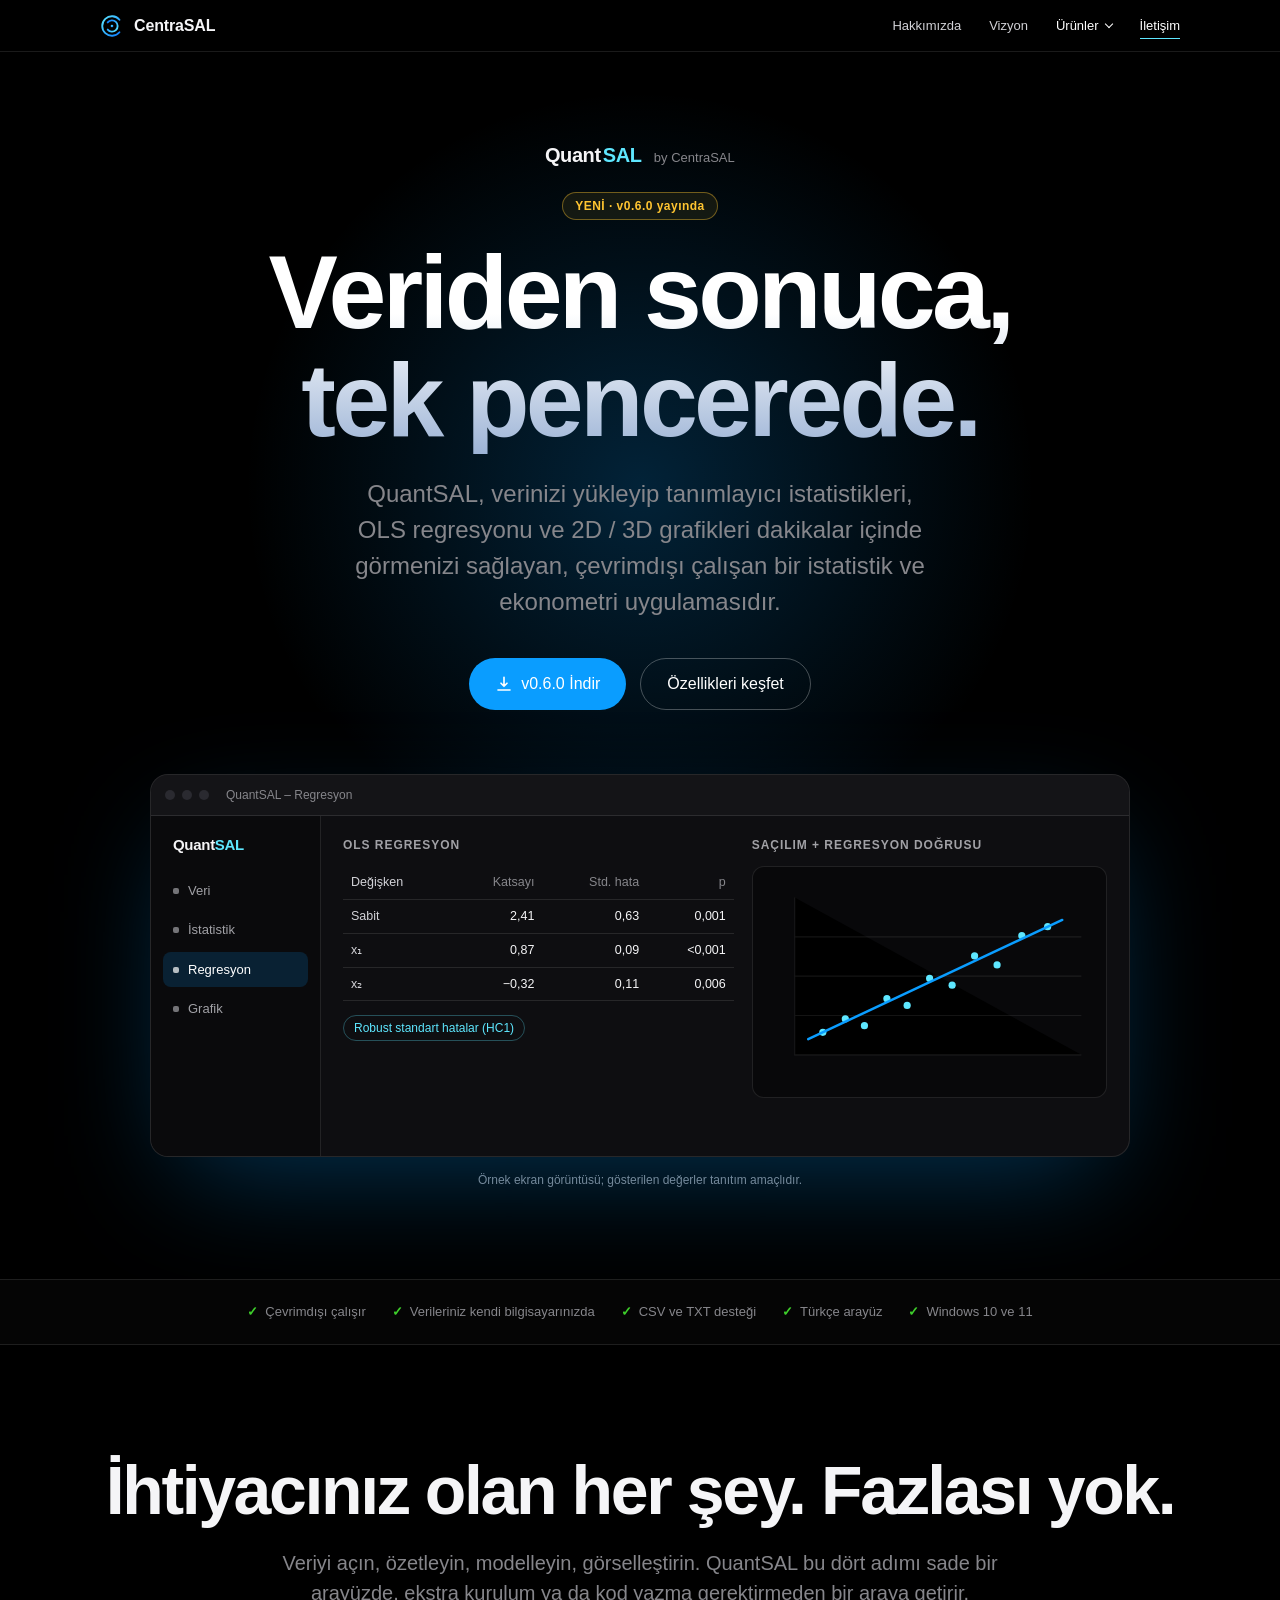
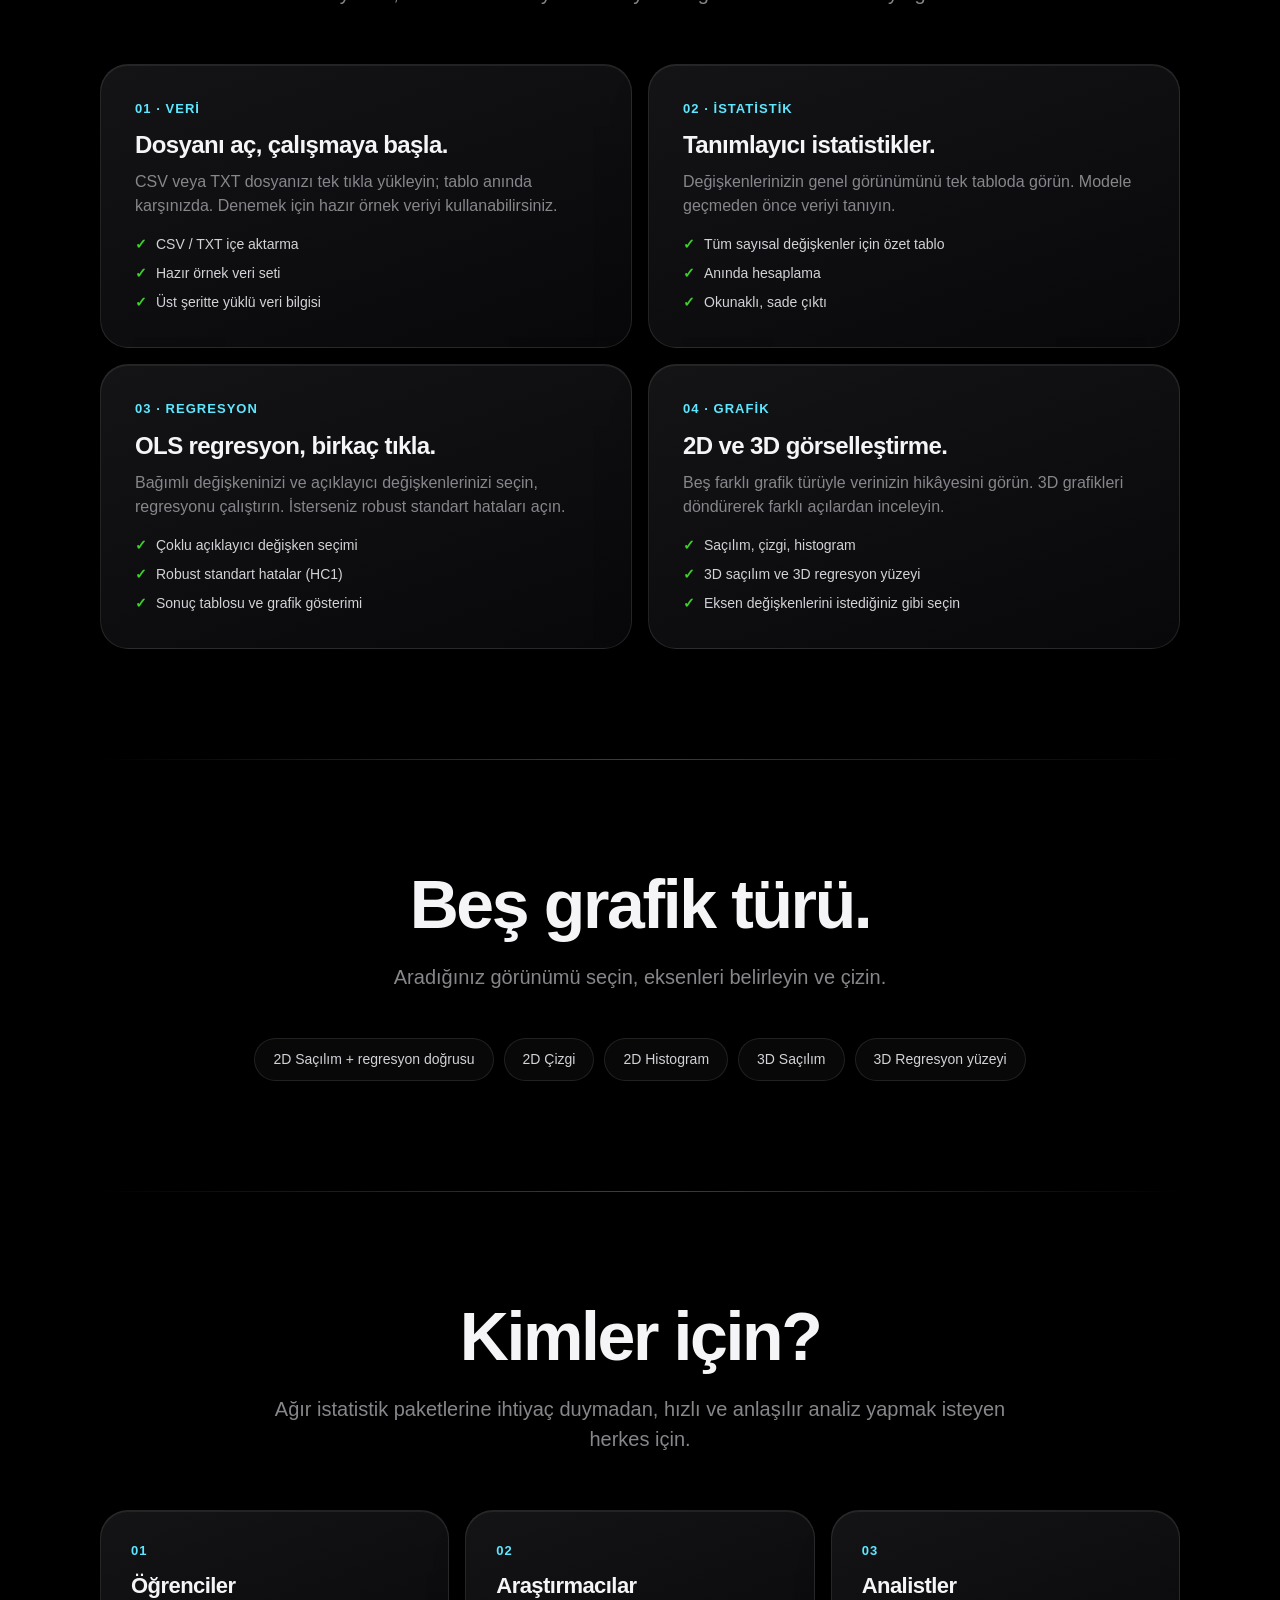
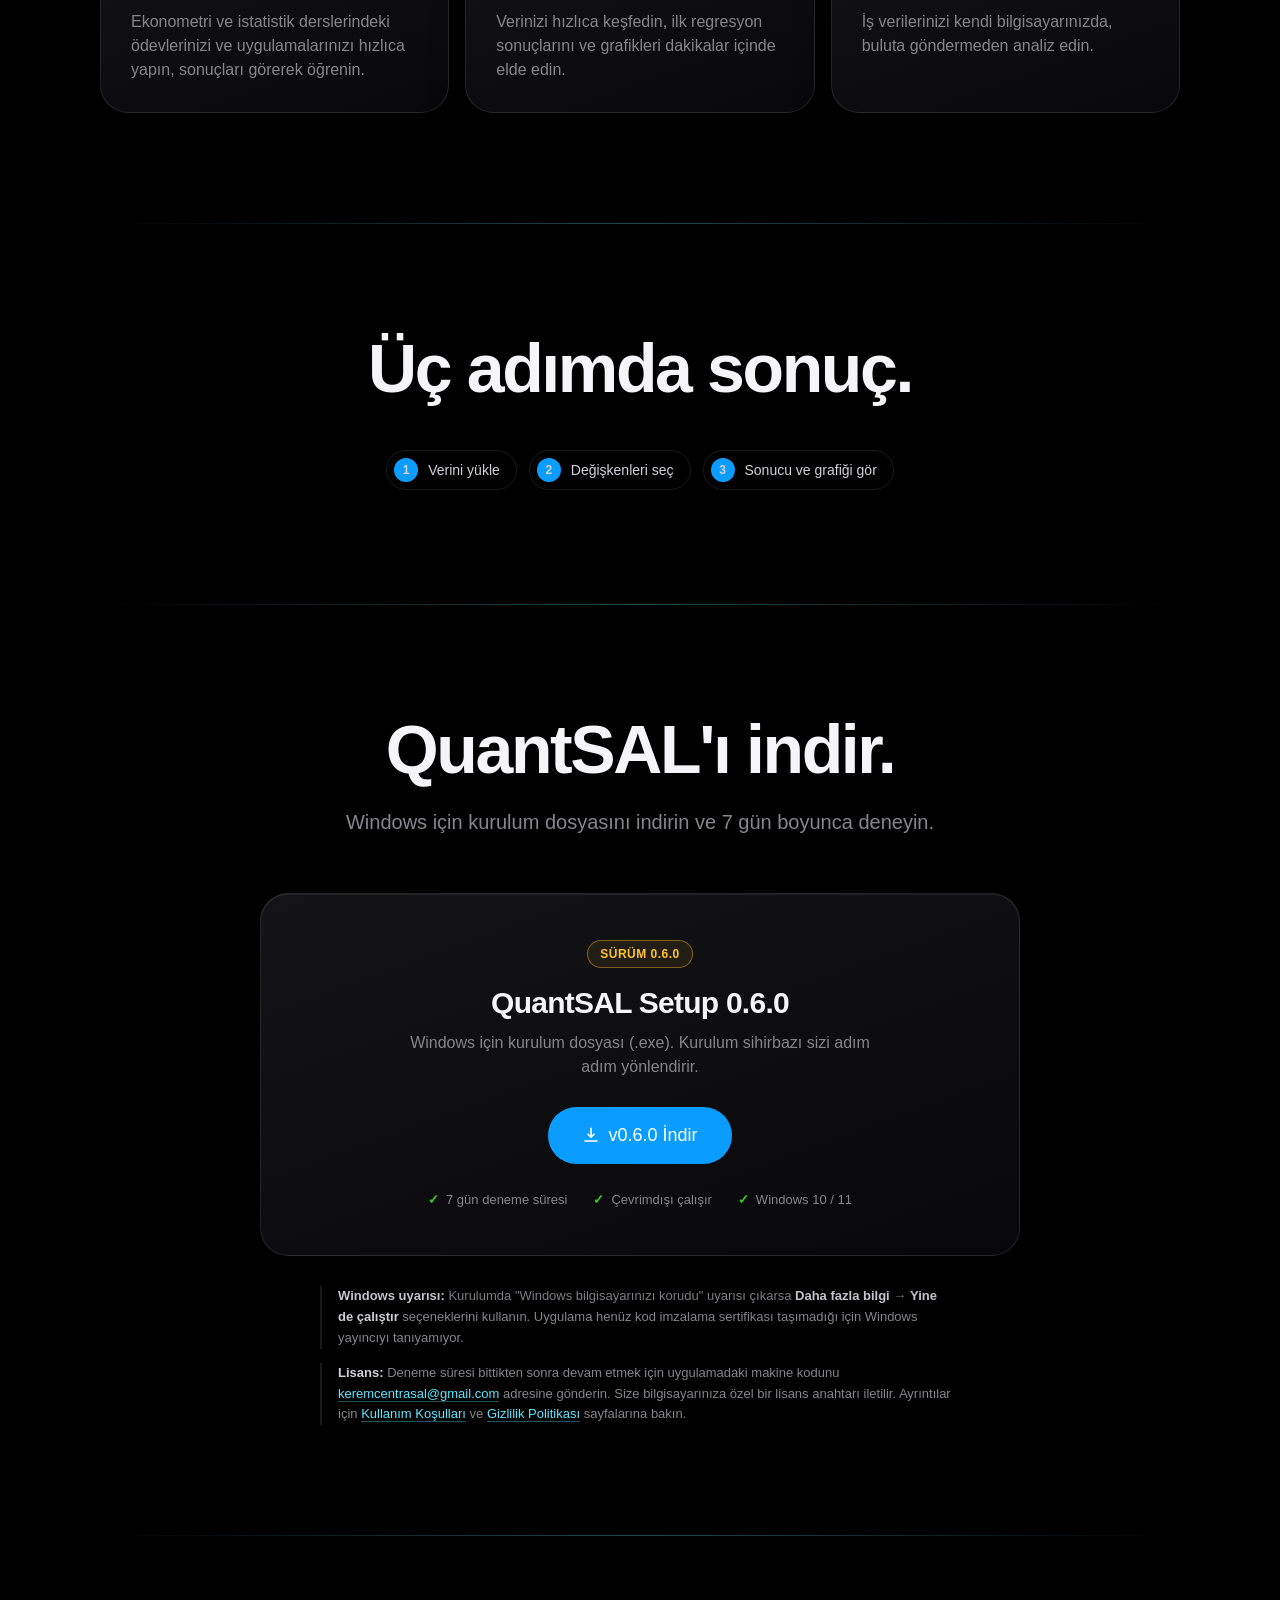
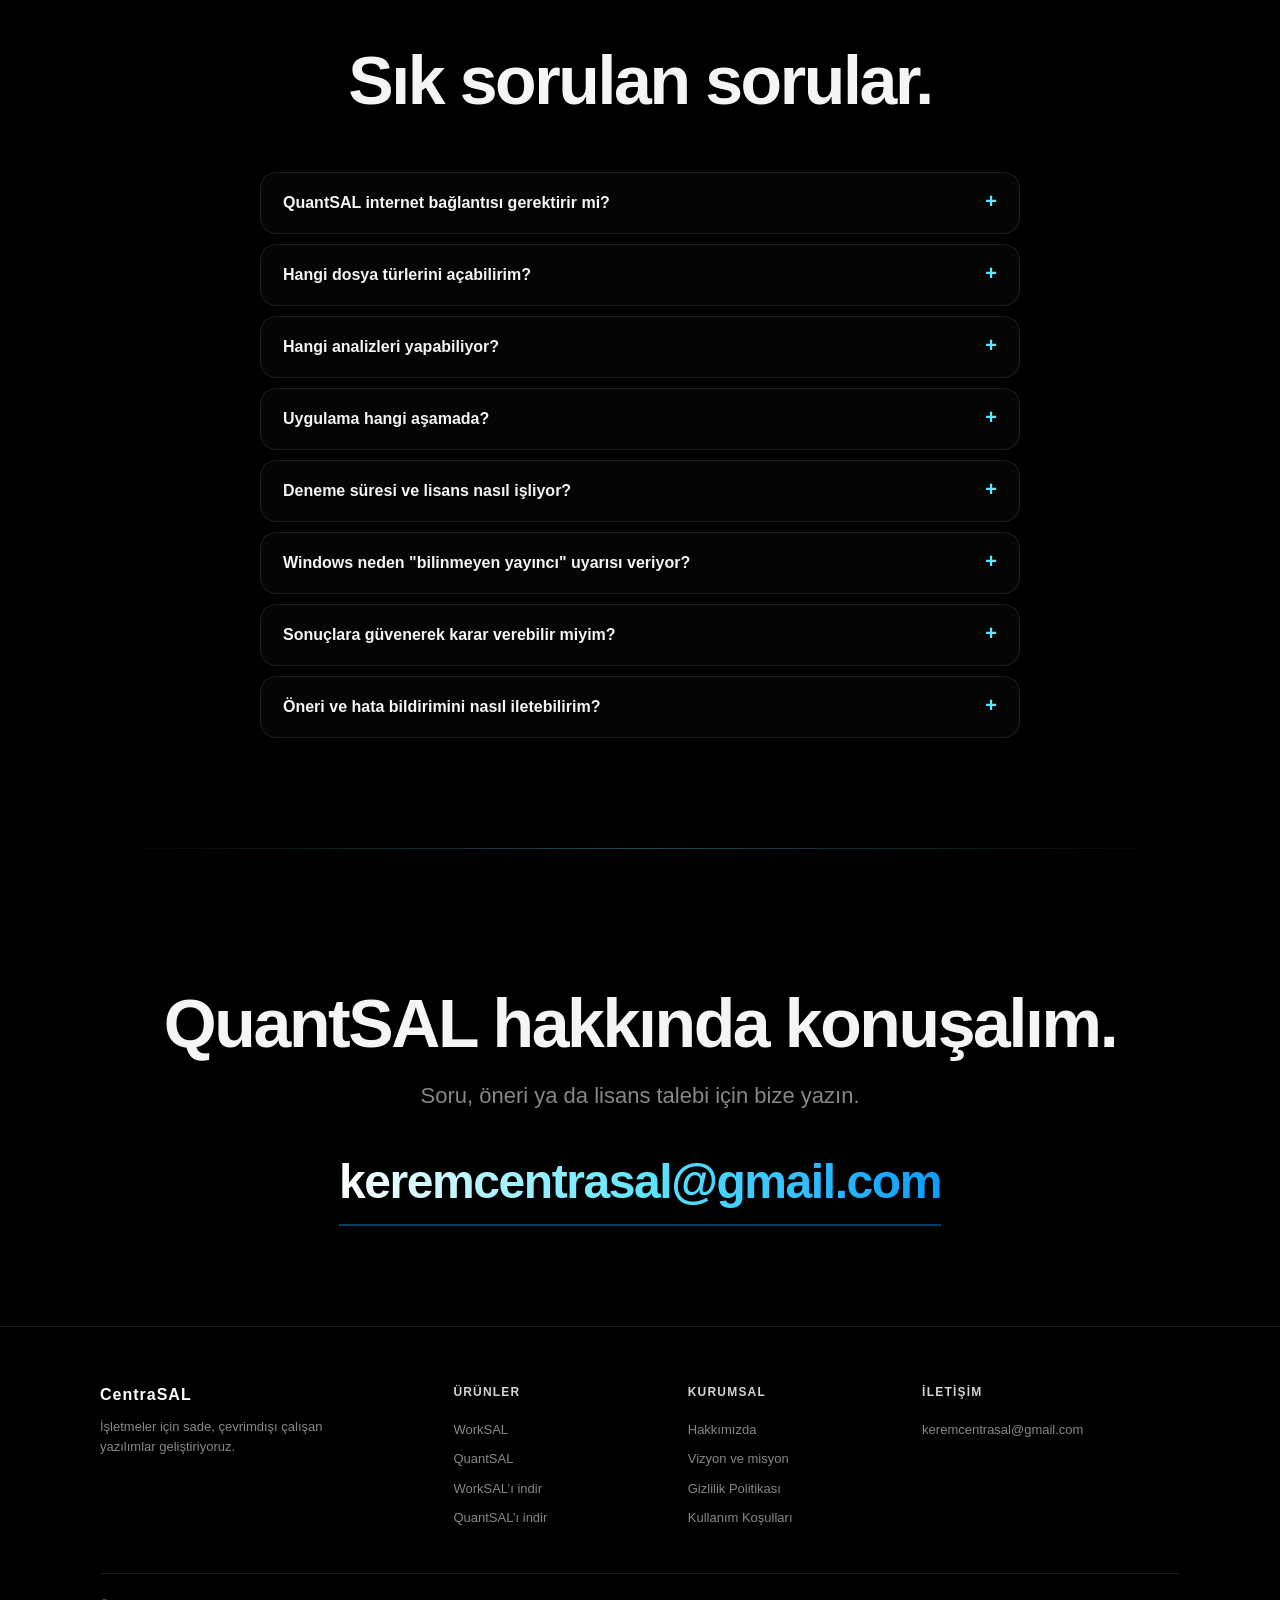
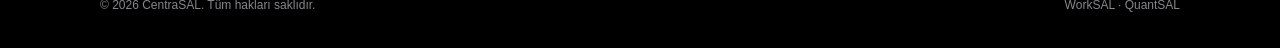
<file: quantsal.html>
<!DOCTYPE html>
<html lang="tr">
<head>
<meta charset="utf-8">
<meta name="viewport" content="width=device-width, initial-scale=1, viewport-fit=cover">
<title>QuantSAL | CentraSAL - İstatistik ve Ekonometri Uygulaması</title>
<meta name="description" content="QuantSAL: veriyi yükleyin; tanımlayıcı istatistikleri, OLS regresyonu ve 2D/3D grafikleri tek pencerede, çevrimdışı çalışan bir uygulamada görün. CentraSAL ürünü.">
<meta name="theme-color" content="#000000">
<meta property="og:type" content="website"><meta property="og:locale" content="tr_TR">
<meta property="og:title" content="QuantSAL – İstatistik ve Ekonometri | CentraSAL"><meta property="og:description" content="Veri, istatistik, OLS regresyon ve 2D/3D grafikler tek pencerede. Çevrimdışı çalışır.">
<link rel="icon" href="favicon.svg" type="image/svg+xml">
<link rel="icon" href="centrasal-logo-2048-siyah.png" type="image/png">
<link rel="canonical" href="https://centrasal.vercel.app/quantsal.html">
<meta property="og:url" content="https://centrasal.vercel.app/quantsal.html"><meta property="og:site_name" content="CentraSAL"><meta name="twitter:card" content="summary">
<link rel="apple-touch-icon" href="centrasal-logo-2048-siyah.png">
<meta name="robots" content="index,follow"><meta property="og:image" content="https://centrasal.vercel.app/centrasal-logo-2048-siyah.png"><meta name="twitter:image" content="https://centrasal.vercel.app/centrasal-logo-2048-siyah.png">
<script type="application/ld+json">{"@context":"https://schema.org","@type":"SoftwareApplication","name":"QuantSAL","applicationCategory":"EducationalApplication","operatingSystem":"Windows","softwareVersion":"0.6.0","downloadUrl":"https://github.com/keremcentrasal-tech/QuantSAL/releases/download/v0.6.0/QuantSAL-Setup-0.6.0.exe","description":"İstatistik ve ekonometri analizi için çevrimdışı çalışan masaüstü uygulaması.","publisher":{"@type":"Organization","name":"CentraSAL","url":"https://centrasal.vercel.app/"}}</script>
<link rel="stylesheet" href="site.css">
<style>
/* ===== QuantSAL sayfasına özel ===== */
.hero.q{min-height:auto;padding:140px 22px 90px}
.qlogo{display:flex;align-items:baseline;gap:2px;font-size:20px;font-weight:700;letter-spacing:-.02em;margin-bottom:22px}
.qlogo span{color:var(--cyan)}.qlogo small{font-size:13px;font-weight:500;color:var(--mut);margin-left:10px;letter-spacing:0}
.win{width:min(980px,100%);margin-top:64px;border:1px solid var(--line);border-radius:18px;background:#0e0e11;box-shadow:0 40px 120px -30px rgba(10,157,255,.35),inset 0 1px 0 rgba(255,255,255,.07);overflow:hidden;text-align:left;position:relative;opacity:0;animation:up 1.1s .55s cubic-bezier(.2,.7,.2,1) forwards}
.win .bar2{display:flex;align-items:center;gap:7px;padding:11px 14px;border-bottom:1px solid var(--line);background:#141417}
.win .bar2 i{width:10px;height:10px;border-radius:50%;background:#2a2a30}.win .bar2 em{font-style:normal;font-size:12px;color:var(--mut);margin-left:10px}
.win .body{display:grid;grid-template-columns:170px 1fr;min-height:340px}
.win .side2{border-right:1px solid var(--line);padding:16px 12px;background:#0a0a0c;display:flex;flex-direction:column;gap:4px}
.win .side2 b{font-size:15px;letter-spacing:-.02em;padding:2px 10px 12px}.win .side2 b span{color:var(--cyan)}
.win .side2 div{font-size:13px;color:#a1a1a6;padding:8px 10px;border-radius:8px;display:flex;gap:9px;align-items:center}
.win .side2 div.on{background:rgba(10,157,255,.16);color:#fff}
.win .side2 div::before{content:"";width:6px;height:6px;border-radius:2px;background:currentColor;opacity:.7}
.win .main2{padding:20px 22px;display:grid;grid-template-columns:1.1fr 1fr;gap:18px}
.win h4{font-size:12px;letter-spacing:.08em;text-transform:uppercase;color:#a1a1a6;margin-bottom:12px;font-weight:600}
.reg{width:100%;border-collapse:collapse;font-size:12.5px}
.reg th,.reg td{padding:7px 8px;text-align:right;border-bottom:1px solid var(--line)}
.reg th:first-child,.reg td:first-child{text-align:left;color:#d2d2d7}.reg th{color:var(--mut);font-weight:500}
.chip2{display:inline-block;margin-top:14px;font-size:12px;color:var(--cyan);border:1px solid rgba(94,231,255,.3);border-radius:980px;padding:3px 10px}
.plot{border:1px solid var(--line);border-radius:12px;background:#08080a;padding:8px}
.plot svg{display:block;width:100%;height:auto}
.hero .demo-note{font-size:12px;color:var(--mut);margin-top:14px;max-width:none;text-align:center}
@media(max-width:760px){.win .body{grid-template-columns:1fr}.win .side2{display:none}.win .main2{grid-template-columns:1fr}}
@media(prefers-reduced-motion:reduce){.win{opacity:1;animation:none}}
</style>
<noscript><style>.rv,.a1,.a2,.a3,.win{opacity:1!important;transform:none!important}</style></noscript>
</head>
<body>
<div id="pb"></div>
<a class="skip" href="#ozellikler">İçeriğe geç</a>
<svg width="0" height="0" style="position:absolute"><defs><linearGradient id="g" x1="0" y1="0" x2="1" y2="1"><stop offset="0" stop-color="#5ee7ff"/><stop offset="1" stop-color="#0a7dff"/></linearGradient></defs></svg>
<nav>
  <a class="brand" href="index.html" aria-label="CentraSAL ana sayfa">
    <svg viewBox="0 0 64 64" fill="none" stroke="url(#g)" stroke-width="5" stroke-linecap="round"><path d="M51.9 15.3A26 26 0 1 0 51.9 48.7"/><path d="M43.5 22.4A15 15 0 1 0 43.5 41.6" transform="rotate(180 32 32)"/><circle cx="32" cy="32" r="3.5" fill="url(#g)" stroke="none"/></svg>
    CentraSAL
  </a>
  <button class="burger" type="button" aria-label="Menüyü aç" aria-expanded="false" aria-controls="navlist"><span></span></button>
  <ul id="navlist"><li><a href="index.html#hakkimizda">Hakkımızda</a></li><li><a href="index.html#vizyon">Vizyon</a></li><li class="dd cur" id="dd"><button type="button" aria-expanded="false" aria-controls="ddm" id="ddb">Ürünler</button><div class="menu" id="ddm"><a href="worksal.html">WorkSAL</a><a href="quantsal.html">QuantSAL</a></div></li><li><a href="#iletisim">İletişim</a></li></ul>
</nav>

<header class="hero q" id="top">
  <div class="qlogo a1">Quant<span>SAL</span><small>by CentraSAL</small></div>
  <span class="badge a1">YENİ · v0.6.0 yayında</span>
  <h1 class="a1">Veriden sonuca,<br>tek pencerede.</h1>
  <p class="a2">QuantSAL, verinizi yükleyip tanımlayıcı istatistikleri, OLS regresyonu ve 2D / 3D grafikleri dakikalar içinde görmenizi sağlayan, çevrimdışı çalışan bir istatistik ve ekonometri uygulamasıdır.</p>
  <div class="cta a3"><a class="btn p" href="#indir"><svg width="18" height="18" viewBox="0 0 24 24" fill="none" stroke="currentColor" stroke-width="2.2" stroke-linecap="round" stroke-linejoin="round" aria-hidden="true"><path d="M12 3v12m0 0-4-4m4 4 4-4M4 20h16"/></svg>v0.6.0 İndir</a><a class="btn s" href="#ozellikler">Özellikleri keşfet</a></div>

  <div class="win" aria-label="QuantSAL arayüzünden örnek ekran">
    <div class="bar2"><i></i><i></i><i></i><em>QuantSAL – Regresyon</em></div>
    <div class="body">
      <div class="side2"><b>Quant<span>SAL</span></b><div>Veri</div><div>İstatistik</div><div class="on">Regresyon</div><div>Grafik</div></div>
      <div class="main2">
        <div>
          <h4>OLS Regresyon</h4>
          <table class="reg">
            <tr><th>Değişken</th><th>Katsayı</th><th>Std. hata</th><th>p</th></tr>
            <tr><td>Sabit</td><td>2,41</td><td>0,63</td><td>0,001</td></tr>
            <tr><td>x₁</td><td>0,87</td><td>0,09</td><td>&lt;0,001</td></tr>
            <tr><td>x₂</td><td>−0,32</td><td>0,11</td><td>0,006</td></tr>
          </table>
          <span class="chip2">Robust standart hatalar (HC1)</span>
        </div>
        <div>
          <h4>Saçılım + regresyon doğrusu</h4>
          <div class="plot"><svg viewBox="0 0 300 190" role="img" aria-label="Saçılım grafiği ve regresyon doğrusu">
            <g stroke="rgba(255,255,255,.08)"><path d="M30 20V160H285M30 125H285M30 90H285M30 55H285"/></g>
            <g fill="#5ee7ff"><circle cx="55" cy="140" r="3.2"/><circle cx="75" cy="128" r="3.2"/><circle cx="92" cy="134" r="3.2"/><circle cx="112" cy="110" r="3.2"/><circle cx="130" cy="116" r="3.2"/><circle cx="150" cy="92" r="3.2"/><circle cx="170" cy="98" r="3.2"/><circle cx="190" cy="72" r="3.2"/><circle cx="210" cy="80" r="3.2"/><circle cx="232" cy="54" r="3.2"/><circle cx="255" cy="46" r="3.2"/></g>
            <path d="M42 146L268 40" stroke="#0a9dff" stroke-width="2.2" stroke-linecap="round" fill="none"/>
          </svg></div>
        </div>
      </div>
    </div>
  </div>
  <p class="demo-note">Örnek ekran görüntüsü; gösterilen değerler tanıtım amaçlıdır.</p>
</header>

<div class="trust"><ul class="facts"><li>Çevrimdışı çalışır</li><li>Verileriniz kendi bilgisayarınızda</li><li>CSV ve TXT desteği</li><li>Türkçe arayüz</li><li>Windows 10 ve 11</li></ul></div>

<main id="icerik">
<section class="s" id="ozellikler"><div class="wrap">
  <div class="center rv"><h2>İhtiyacınız olan her şey. Fazlası yok.</h2>
  <p class="lead">Veriyi açın, özetleyin, modelleyin, görselleştirin. QuantSAL bu dört adımı sade bir arayüzde, ekstra kurulum ya da kod yazma gerektirmeden bir araya getirir.</p></div>
  <div class="fgrid">
    <div class="tile rv"><span class="n">01 · VERİ</span><h3>Dosyanı aç, çalışmaya başla.</h3>
      <p>CSV veya TXT dosyanızı tek tıkla yükleyin; tablo anında karşınızda. Denemek için hazır örnek veriyi kullanabilirsiniz.</p>
      <ul><li>CSV / TXT içe aktarma</li><li>Hazır örnek veri seti</li><li>Üst şeritte yüklü veri bilgisi</li></ul></div>
    <div class="tile rv"><span class="n">02 · İSTATİSTİK</span><h3>Tanımlayıcı istatistikler.</h3>
      <p>Değişkenlerinizin genel görünümünü tek tabloda görün. Modele geçmeden önce veriyi tanıyın.</p>
      <ul><li>Tüm sayısal değişkenler için özet tablo</li><li>Anında hesaplama</li><li>Okunaklı, sade çıktı</li></ul></div>
    <div class="tile rv"><span class="n">03 · REGRESYON</span><h3>OLS regresyon, birkaç tıkla.</h3>
      <p>Bağımlı değişkeninizi ve açıklayıcı değişkenlerinizi seçin, regresyonu çalıştırın. İsterseniz robust standart hataları açın.</p>
      <ul><li>Çoklu açıklayıcı değişken seçimi</li><li>Robust standart hatalar (HC1)</li><li>Sonuç tablosu ve grafik gösterimi</li></ul></div>
    <div class="tile rv"><span class="n">04 · GRAFİK</span><h3>2D ve 3D görselleştirme.</h3>
      <p>Beş farklı grafik türüyle verinizin hikâyesini görün. 3D grafikleri döndürerek farklı açılardan inceleyin.</p>
      <ul><li>Saçılım, çizgi, histogram</li><li>3D saçılım ve 3D regresyon yüzeyi</li><li>Eksen değişkenlerini istediğiniz gibi seçin</li></ul></div>
  </div>
</div></section>

<section class="s" id="grafikler"><div class="wrap">
  <div class="center rv"><h2>Beş grafik türü.</h2><p class="lead">Aradığınız görünümü seçin, eksenleri belirleyin ve çizin.</p></div>
  <div class="chips rv"><span>2D Saçılım + regresyon doğrusu</span><span>2D Çizgi</span><span>2D Histogram</span><span>3D Saçılım</span><span>3D Regresyon yüzeyi</span></div>
</div></section>

<section class="s" id="kimler"><div class="wrap">
  <div class="center rv"><h2>Kimler için?</h2><p class="lead">Ağır istatistik paketlerine ihtiyaç duymadan, hızlı ve anlaşılır analiz yapmak isteyen herkes için.</p></div>
  <div class="three">
    <div class="tile rv"><span class="n">01</span><h3>Öğrenciler</h3><p>Ekonometri ve istatistik derslerindeki ödevlerinizi ve uygulamalarınızı hızlıca yapın, sonuçları görerek öğrenin.</p></div>
    <div class="tile rv"><span class="n">02</span><h3>Araştırmacılar</h3><p>Verinizi hızlıca keşfedin, ilk regresyon sonuçlarını ve grafikleri dakikalar içinde elde edin.</p></div>
    <div class="tile rv"><span class="n">03</span><h3>Analistler</h3><p>İş verilerinizi kendi bilgisayarınızda, buluta göndermeden analiz edin.</p></div>
  </div>
</div></section>

<section class="s" id="adimlar"><div class="wrap">
  <div class="center rv"><h2>Üç adımda sonuç.</h2></div>
  <div class="rv" style="margin-top:46px"><ol class="steps"><li><b>1</b>Verini yükle</li><li><b>2</b>Değişkenleri seç</li><li><b>3</b>Sonucu ve grafiği gör</li></ol></div>
</div></section>

<section class="s" id="indir"><div class="wrap">
  <div class="center rv"><h2>QuantSAL'ı indir.</h2><p class="lead">Windows için kurulum dosyasını indirin ve 7 gün boyunca deneyin.</p></div>
  <div class="tile dlcard rv">
    <span class="badge">SÜRÜM 0.6.0</span>
    <h3>QuantSAL Setup 0.6.0</h3>
    <p>Windows için kurulum dosyası (.exe). Kurulum sihirbazı sizi adım adım yönlendirir.</p>
    <a class="btn p" href="https://github.com/keremcentrasal-tech/QuantSAL/releases/download/v0.6.0/QuantSAL-Setup-0.6.0.exe" download rel="noopener"><svg width="18" height="18" viewBox="0 0 24 24" fill="none" stroke="currentColor" stroke-width="2.2" stroke-linecap="round" stroke-linejoin="round" aria-hidden="true"><path d="M12 3v12m0 0-4-4m4 4 4-4M4 20h16"/></svg>v0.6.0 İndir</a>
    <ul class="facts"><li>7 gün deneme süresi</li><li>Çevrimdışı çalışır</li><li>Windows 10 / 11</li></ul>
  </div>
  <div class="dlnotes rv">
    <p class="note"><b>Windows uyarısı:</b> Kurulumda "Windows bilgisayarınızı korudu" uyarısı çıkarsa <b>Daha fazla bilgi</b> → <b>Yine de çalıştır</b> seçeneklerini kullanın. Uygulama henüz kod imzalama sertifikası taşımadığı için Windows yayıncıyı tanıyamıyor.</p>
    <p class="note"><b>Lisans:</b> Deneme süresi bittikten sonra devam etmek için uygulamadaki makine kodunu <a href="mailto:keremcentrasal@gmail.com?subject=QuantSAL%20Lisans%20Talebi">keremcentrasal@gmail.com</a> adresine gönderin. Size bilgisayarınıza özel bir lisans anahtarı iletilir. Ayrıntılar için <a href="kosullar.html">Kullanım Koşulları</a> ve <a href="gizlilik.html">Gizlilik Politikası</a> sayfalarına bakın.</p>
  </div>
</div></section>

<section class="s" id="sss"><div class="wrap">
  <div class="center rv"><h2>Sık sorulan sorular.</h2></div>
  <div class="faq rv">
    <details><summary>QuantSAL internet bağlantısı gerektirir mi?</summary><p>Hayır. QuantSAL çevrimdışı çalışır; verileriniz kendi bilgisayarınızda kalır. Ayrıntılar için <a href="gizlilik.html">Gizlilik Politikası</a>’na bakabilirsiniz.</p></details>
    <details><summary>Hangi dosya türlerini açabilirim?</summary><p>CSV ve TXT dosyalarını açabilirsiniz. Denemek için uygulamadaki örnek veriyi de kullanabilirsiniz.</p></details>
    <details><summary>Hangi analizleri yapabiliyor?</summary><p>Tanımlayıcı istatistikler, OLS regresyon (isteğe bağlı robust HC1 standart hatalarla) ve 2D / 3D grafikler bulunur.</p></details>
    <details><summary>Uygulama hangi aşamada?</summary><p>QuantSAL v0.6.0 yayında. Geliştirmeye devam ediyoruz ve yeni özellikleri sizden gelen geri bildirimlerle belirliyoruz.</p></details>
    <details><summary>Deneme süresi ve lisans nasıl işliyor?</summary><p>Uygulama ilk açıldığı andan itibaren 7 gün boyunca denenebilir. Süre dolunca devam etmek için lisans anahtarı gerekir: uygulamadaki makine kodunu e-postayla bize gönderirsiniz, size bilgisayarınıza özel anahtar iletilir. Ayrıntılar <a href="kosullar.html">Kullanım Koşulları</a>’nda.</p></details>
    <details><summary>Windows neden "bilinmeyen yayıncı" uyarısı veriyor?</summary><p>Uygulama henüz kod imzalama sertifikası taşımıyor. Uyarıda <b>Daha fazla bilgi</b> → <b>Yine de çalıştır</b> seçeneklerini kullanarak kuruluma devam edebilirsiniz.</p></details>
    <details><summary>Sonuçlara güvenerek karar verebilir miyim?</summary><p>QuantSAL sonuçları analiz desteği amacıyla sunulur. Verinin ve modelin uygunluğunu kontrol etmeniz, önemli kararlarda ise bağımsız doğrulama yapmanız gerekir.</p></details>
    <details><summary>Öneri ve hata bildirimini nasıl iletebilirim?</summary><p>Aşağıdaki e-posta adresinden bize yazabilirsiniz. Her mesaj okunur ve değerlendirilir.</p></details>
  </div>
</div></section>

<section id="iletisim">
  <div class="wrap rv"><h2>QuantSAL hakkında konuşalım.</h2><p class="sub" style="margin-inline:auto">Soru, öneri ya da lisans talebi için bize yazın.</p>
    <a class="mail" href="mailto:keremcentrasal@gmail.com?subject=QuantSAL">keremcentrasal@gmail.com</a></div>
</section>
</main>

<footer>
  <div class="fg">
    <div class="fb"><b>CentraSAL</b><p>İşletmeler için sade, çevrimdışı çalışan yazılımlar geliştiriyoruz.</p></div>
    <div><h4>Ürünler</h4><a href="worksal.html">WorkSAL</a><a href="quantsal.html">QuantSAL</a><a href="worksal.html#indir">WorkSAL’ı indir</a><a href="quantsal.html#indir">QuantSAL’ı indir</a></div>
    <div><h4>Kurumsal</h4><a href="index.html#hakkimizda">Hakkımızda</a><a href="index.html#vizyon">Vizyon ve misyon</a><a href="gizlilik.html">Gizlilik Politikası</a><a href="kosullar.html">Kullanım Koşulları</a></div>
    <div><h4>İletişim</h4><a href="mailto:keremcentrasal@gmail.com">keremcentrasal@gmail.com</a></div>
  </div>
  <div class="fc"><span>&copy; 2026 CentraSAL. Tüm hakları saklıdır.</span><span>WorkSAL · QuantSAL</span></div>
</footer>
<button id="up" type="button" aria-label="Sayfa başına dön">↑</button>
<script src="site.js"></script>
</body>
</html>
</file>
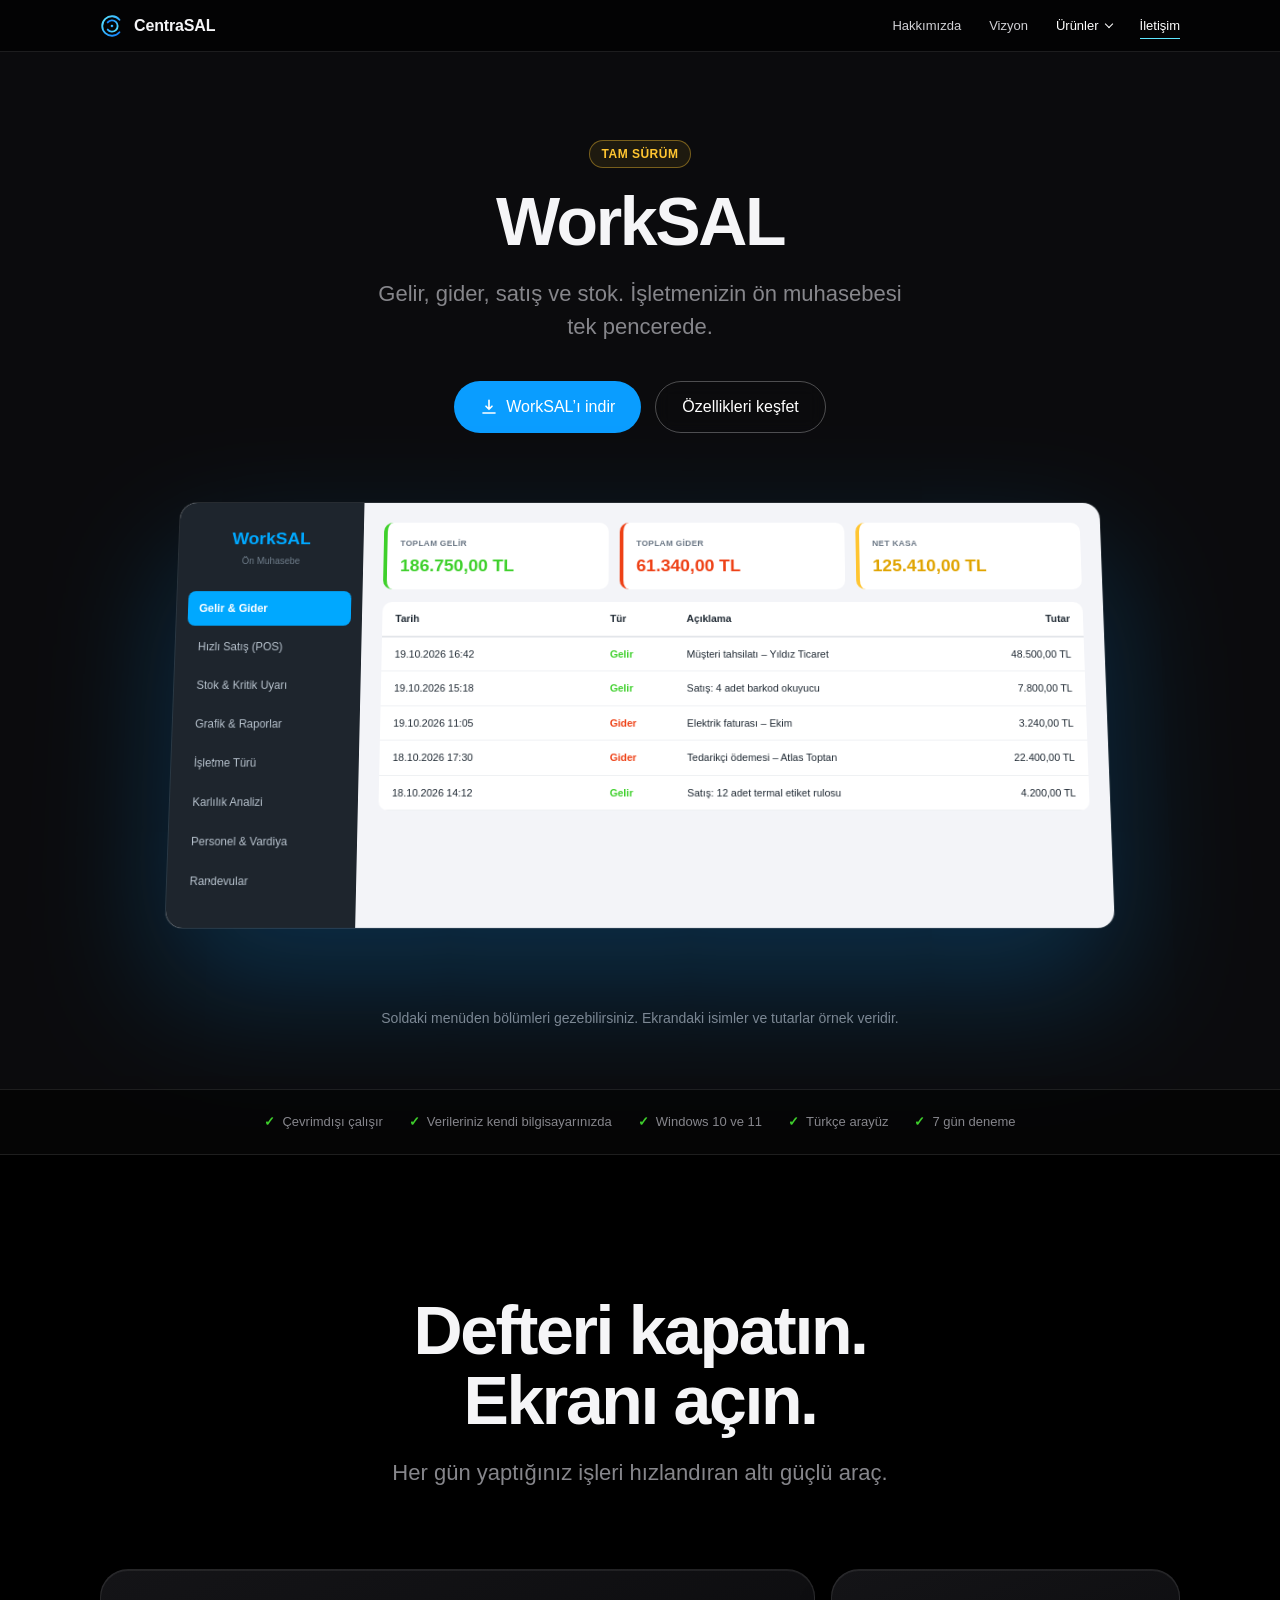
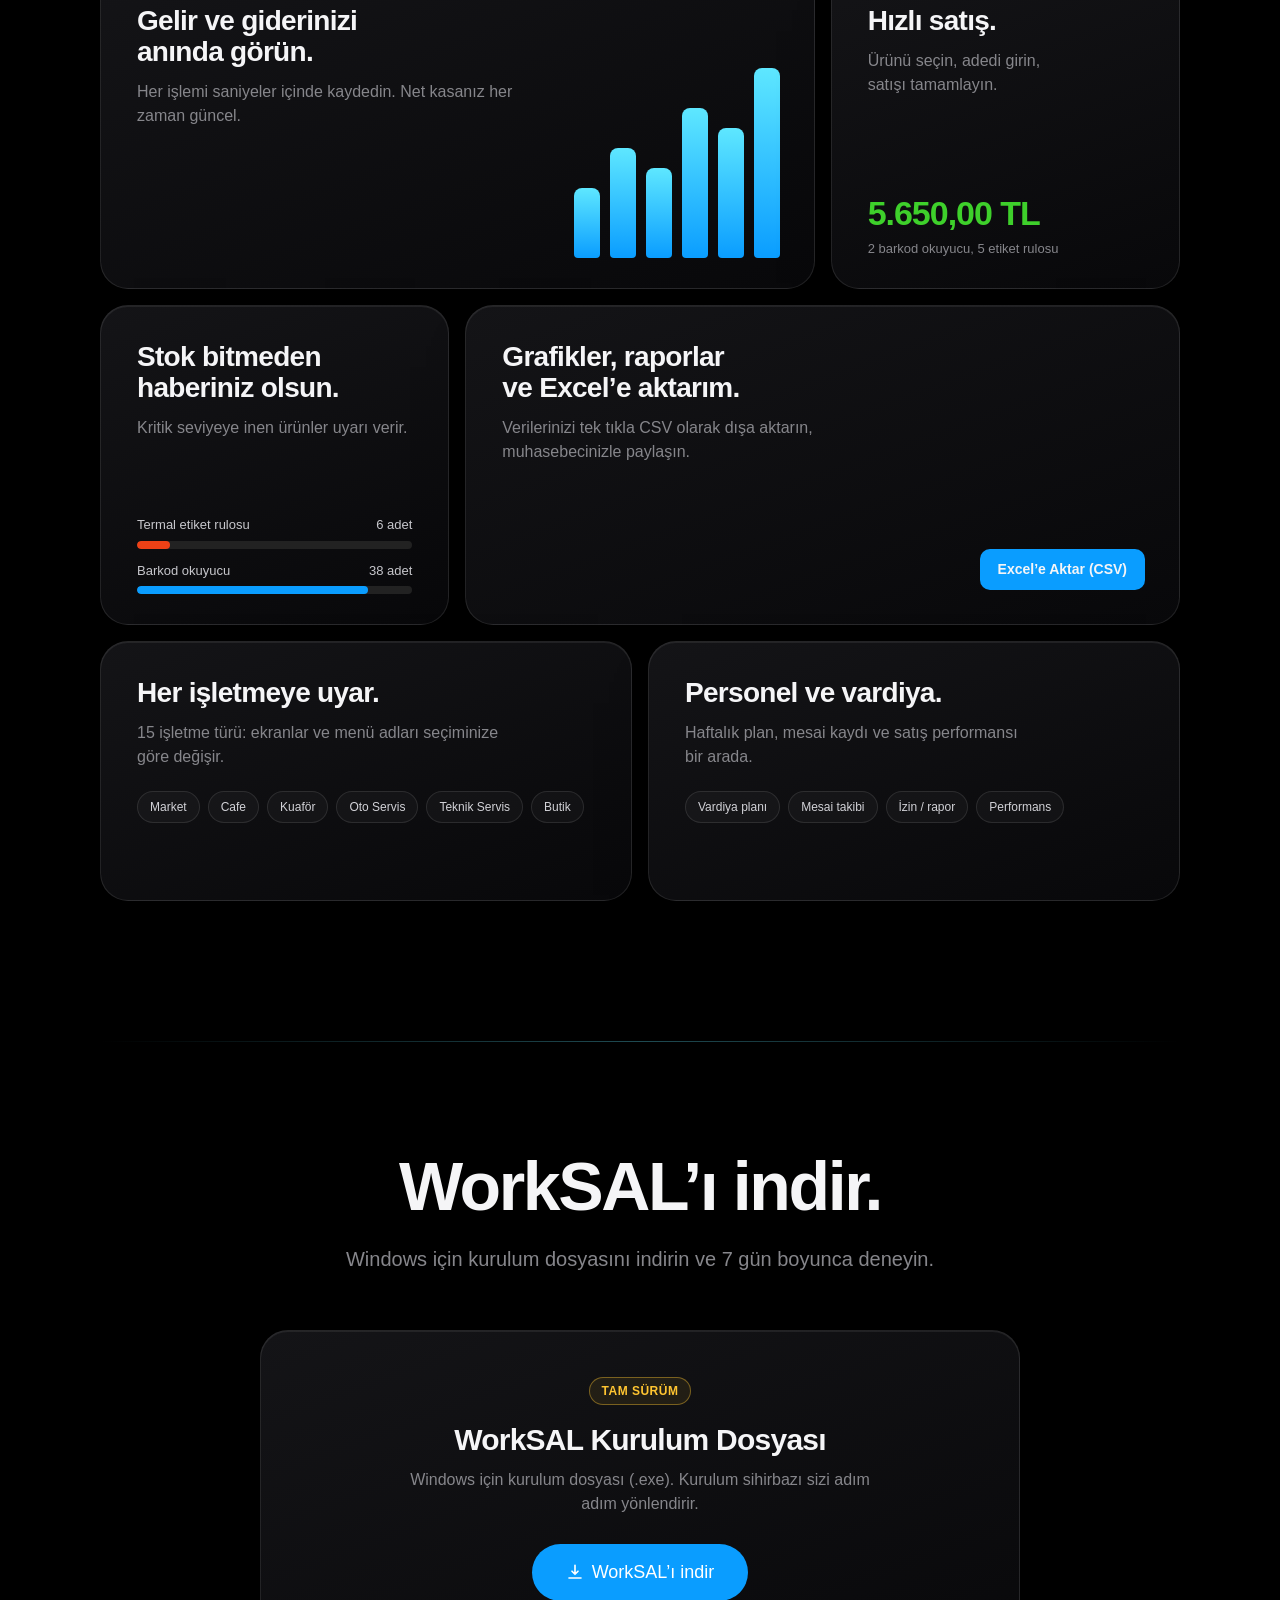
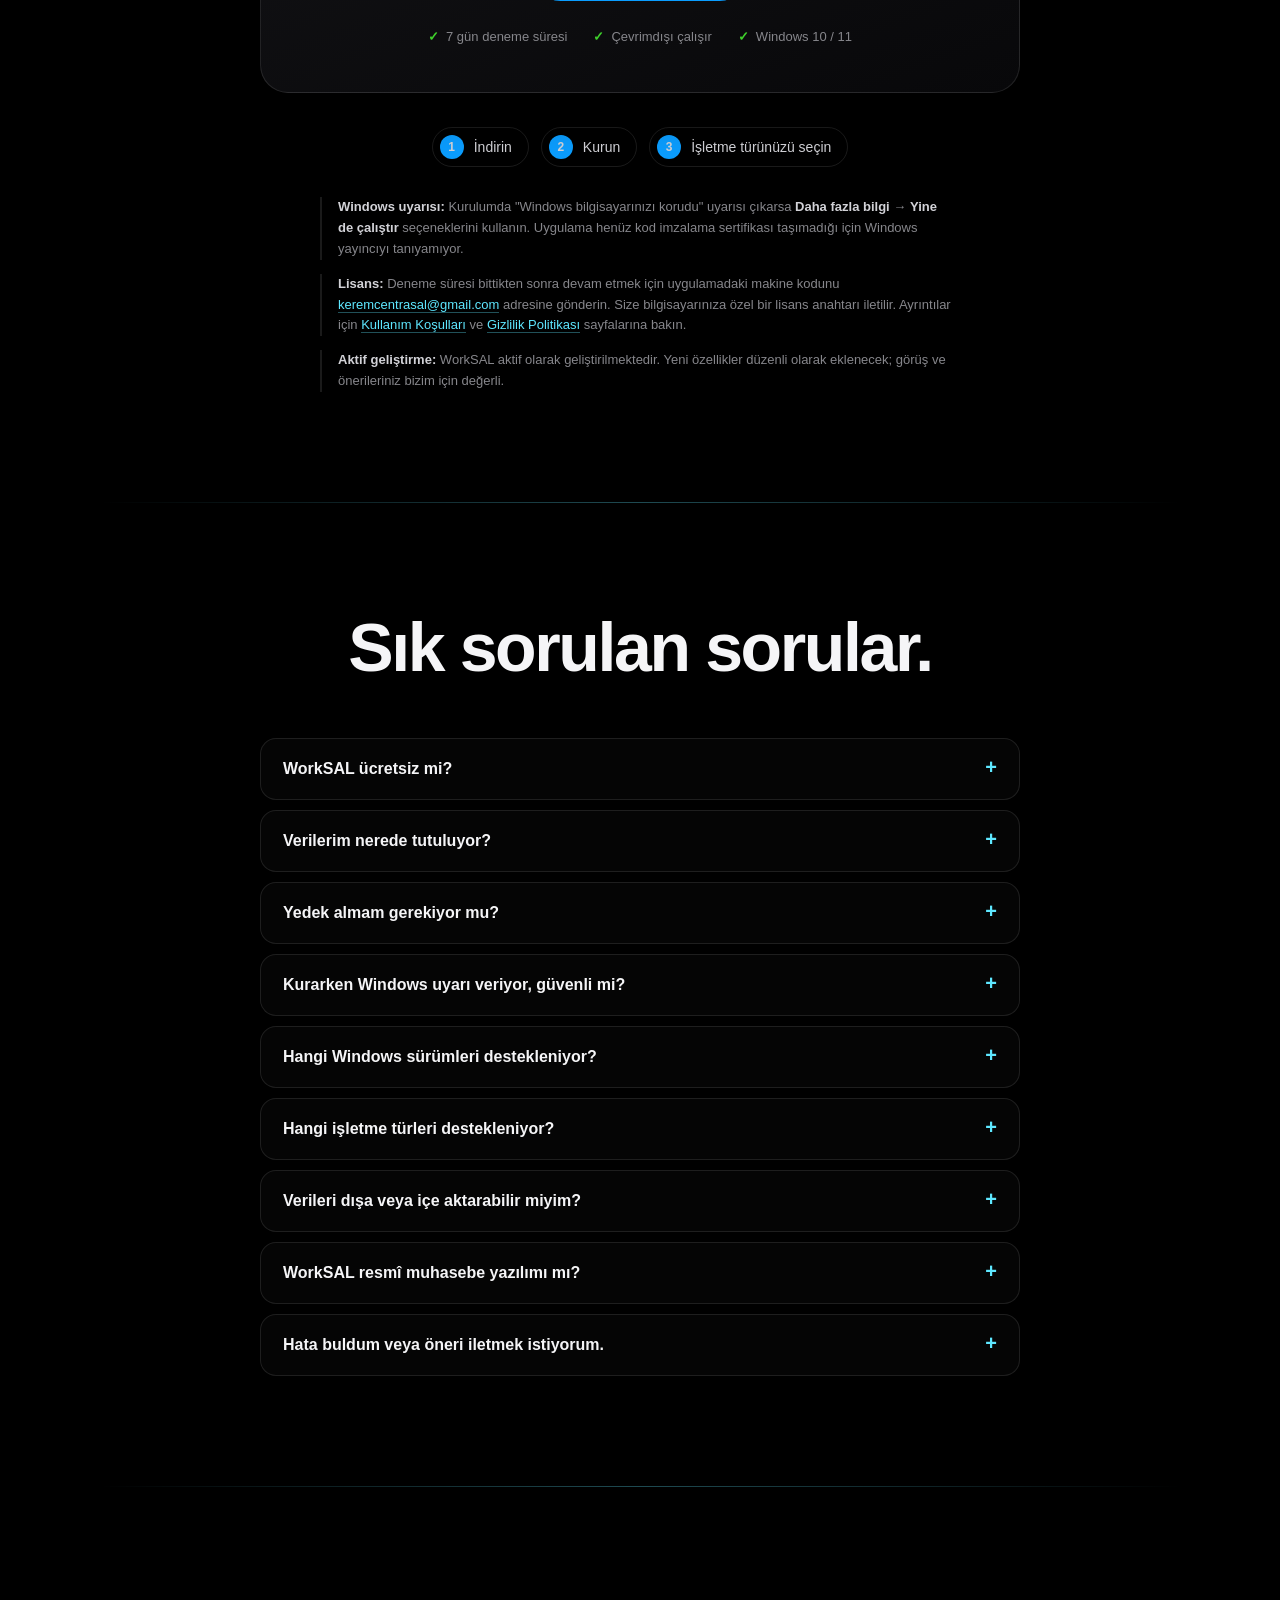
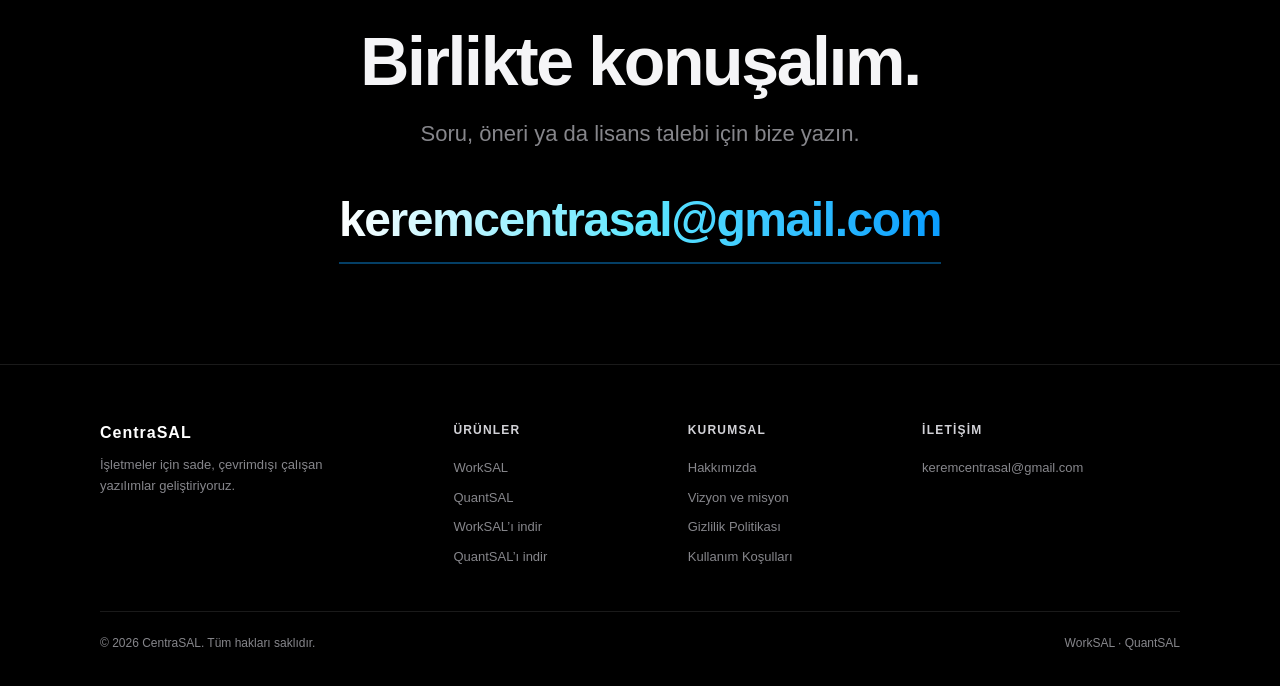
<file: worksal.html>
<!DOCTYPE html>
<html lang="tr">
<head>
<meta charset="utf-8">
<meta name="viewport" content="width=device-width, initial-scale=1, viewport-fit=cover">
<title>WorkSAL | Ön muhasebe ve hızlı satış – CentraSAL</title>
<meta name="description" content="WorkSAL: gelir, gider, hızlı satış, stok, personel ve randevu takibini tek pencerede toplayan, çevrimdışı çalışan ön muhasebe uygulaması. CentraSAL ürünü.">
<meta name="theme-color" content="#000000">
<meta property="og:type" content="website"><meta property="og:locale" content="tr_TR">
<meta property="og:title" content="WorkSAL – Ön muhasebe ve hızlı satış | CentraSAL"><meta property="og:description" content="WorkSAL: gelir, gider, hızlı satış ve stok takibi tek pencerede.">
<link rel="icon" href="favicon.svg" type="image/svg+xml">
<link rel="icon" href="centrasal-logo-2048-siyah.png" type="image/png">
<link rel="canonical" href="https://centrasal.vercel.app/worksal.html">
<meta property="og:url" content="https://centrasal.vercel.app/worksal.html"><meta property="og:site_name" content="CentraSAL"><meta name="twitter:card" content="summary">
<link rel="apple-touch-icon" href="centrasal-logo-2048-siyah.png">
<meta name="robots" content="index,follow"><meta property="og:image" content="https://centrasal.vercel.app/centrasal-logo-2048-siyah.png"><meta name="twitter:image" content="https://centrasal.vercel.app/centrasal-logo-2048-siyah.png">
<script type="application/ld+json">{"@context":"https://schema.org","@type":"SoftwareApplication","name":"WorkSAL","applicationCategory":"BusinessApplication","operatingSystem":"Windows 10, Windows 11","description":"Gelir, gider, hızlı satış ve stok takibini tek pencerede toplayan çevrimdışı ön muhasebe uygulaması (tam sürüm, 7 gün deneme).","publisher":{"@type":"Organization","name":"CentraSAL","url":"https://centrasal.vercel.app/","email":"keremcentrasal@gmail.com","logo":"https://centrasal.vercel.app/centrasal-logo-2048-siyah.png"}}</script>
<link rel="stylesheet" href="site.css">
<style>
/* ===== WorkSAL sayfasına özel ===== */
#urunler{background:var(--bg2);padding-bottom:60px}
.pname{display:flex;align-items:baseline;justify-content:center;gap:14px;flex-wrap:wrap}
.stage{perspective:1600px;margin-top:70px;padding-bottom:40px}
.app{display:grid;grid-template-columns:200px 1fr;max-width:1000px;margin:0 auto;border-radius:18px;overflow:hidden;background:#f3f4f8;color:#1f2933;box-shadow:0 0 0 1px rgba(255,255,255,.12),0 60px 140px rgba(10,157,255,.25);transform-origin:50% 0;will-change:transform;font-size:13px}
.side{background:#1e252d;color:#e8edf2;padding:26px 12px;min-height:440px}
.side b{display:block;text-align:center;color:#00a8ff;font-size:19px;margin-bottom:2px}
.side small{display:block;text-align:center;color:#6f7d8a;font-size:10px;margin-bottom:26px}
.side .m{display:block;width:100%;text-align:left;border:0;background:none;font:inherit;cursor:pointer;padding:10px 12px;border-radius:8px;margin-bottom:4px;color:#b9c4cf;font-size:12px;transition:background .2s,color .2s}
.side .m:hover{background:rgba(255,255,255,.07)}
.side .m.on{background:#00a8ff;color:#fff;font-weight:600}
.side .m:focus-visible{outline:2px solid var(--cyan);outline-offset:2px}
.main{padding:22px}
.cards{display:grid;grid-template-columns:repeat(3,1fr);gap:12px}
.card{background:#fff;border-radius:10px;padding:12px 14px;border-left:4px solid}
.card small{font-size:9px;font-weight:700;color:#6b7785;letter-spacing:.04em}
.card strong{display:block;font-size:19px;margin-top:2px;white-space:nowrap}
.tbl{background:#fff;border-radius:10px;margin-top:14px;overflow:hidden}
.row{display:grid;grid-template-columns:1.4fr .5fr 1.6fr .9fr;padding:10px 14px;border-bottom:1px solid #eef0f3;align-items:center;font-size:11px}
.row.h{font-weight:700;border-bottom:2px solid #e3e6ea}
.row:not(.h){opacity:0;transform:translateY(-10px);transition:opacity .5s,transform .5s}
.live .row:not(.h){opacity:1;transform:none}
.row .g{color:var(--green);font-weight:700}.row .r{color:var(--red);font-weight:700}.row .a{text-align:right}
.pnl{display:none}.pnl.on{display:block;animation:fadein .45s ease}
@keyframes fadein{from{opacity:0;transform:translateY(8px)}}
@keyframes grow{from{height:0;width:0}}
@keyframes growx{from{width:0}}
.ph{font-size:15px;font-weight:700;margin-bottom:12px}
.two{display:grid;grid-template-columns:1.5fr 1fr;gap:12px}
.box{background:#fff;border-radius:10px;padding:14px}
.prods{display:grid;grid-template-columns:1fr 1fr;gap:10px}
.prod{background:#fff;border-radius:10px;padding:12px;border:1px solid #e6e9ee}
.prod b{display:block;font-size:12px}.prod span{color:#6b7785;font-size:11px}.prod i{display:block;font-style:normal;font-weight:700;color:#0a8fe0;margin-top:6px;font-size:13px}
.line{display:flex;justify-content:space-between;font-size:12px;padding:8px 0;border-bottom:1px solid #eef0f3}
.tot{display:flex;justify-content:space-between;font-weight:700;font-size:16px;margin:12px 0}
.done{background:#3ed02b;color:#fff;text-align:center;padding:10px;border-radius:8px;font-weight:700;font-size:12px}
.warn{background:#fff1ee;color:#c2310f;border-radius:8px;padding:10px 12px;font-size:12px;font-weight:600;margin-bottom:12px}
.srw{display:grid;grid-template-columns:1.3fr 1fr .5fr;gap:12px;align-items:center;padding:11px 14px;border-bottom:1px solid #eef0f3;font-size:12px}
.sb{height:8px;background:#e8ebef;border-radius:9px;overflow:hidden}.sb div{height:100%;border-radius:9px;background:#0a9dff;animation:growx 1.2s cubic-bezier(.2,.8,.2,1)}
.sb.lo div{background:var(--red)}
.chart{display:flex;align-items:flex-end;justify-content:space-around;height:210px;border-bottom:2px solid #e3e6ea;padding:0 6px}
.cg{display:flex;align-items:flex-end;gap:5px;height:100%}
.cb{width:24px;border-radius:6px 6px 2px 2px;background:#3ed02b;height:var(--h);animation:grow 1.1s cubic-bezier(.2,.8,.2,1)}.cb.x{background:#ee4116}
.lab{display:flex;justify-content:space-around;font-size:11px;color:#6b7785;margin-top:8px}
.leg{display:flex;gap:16px;font-size:11px;margin-top:12px;color:#6b7785}.leg i{display:inline-block;width:10px;height:10px;border-radius:3px;margin-right:6px}
.hint{text-align:center;color:var(--mut);font-size:14px;margin-top:6px}
.tag{display:inline-block;font-size:10px;font-weight:700;letter-spacing:.04em;color:#0a6fb8;background:#e3f2ff;border-radius:99px;padding:3px 10px;margin-left:8px;vertical-align:middle}
.pnote{font-size:11px;color:#6b7785;margin:-6px 0 12px}
.bt{display:grid;grid-template-columns:repeat(3,1fr);gap:10px}
.bt .prod{display:flex;gap:10px;align-items:center;border:2px solid #e6e9ee;transition:border-color .3s,background .3s}
.bt .prod.on{border-color:#0a9dff;background:#eaf5ff}
.bt svg{width:34px;height:34px;flex-shrink:0;padding:7px;border-radius:9px;background:#e6eefc;color:#17376a;fill:none;stroke:currentColor;stroke-width:1.7;stroke-linecap:round;stroke-linejoin:round}
.c4{grid-template-columns:repeat(4,1fr)}.c4 .card strong{font-size:15px}.c4 .card em{display:block;font-style:normal;font-size:10px;color:#6b7785;margin-top:3px}
.row.m4{grid-template-columns:1.5fr .6fr 1fr .8fr}
.bd{display:inline-block;padding:2px 9px;border-radius:99px;font-size:10px;font-weight:700;white-space:nowrap}
.bd.ok{background:#e6f6ee;color:#1b7f5c}.bd.wt{background:#fff4d6;color:#8a5a00}.bd.no{background:#eef1f6;color:#5f6f88}.bd.lo{background:#fdecea;color:#b4372e}
.ov{overflow-x:auto}.vg{display:grid;grid-template-columns:1.3fr repeat(5,1fr);min-width:520px;font-size:11px}
.vg>div{padding:9px 8px;border-bottom:1px solid #eef0f3;text-align:center}.vg>div:nth-child(6n+1){text-align:left}
.vg .vh{font-weight:700;border-bottom:2px solid #e3e6ea}.vg small{display:block;color:#6b7785;font-weight:400;font-size:10px}
.vg .iz{color:#8a5a00;background:#fff4d6;border-radius:6px}
.row.pf{grid-template-columns:1.5fr .6fr 1fr 1fr}
@media(max-width:760px){.two{grid-template-columns:1fr}.app{grid-template-columns:1fr}.side{display:flex;overflow-x:auto;min-height:0;padding:10px;gap:4px}.side b,.side small{display:none}.side .m{width:auto;white-space:nowrap;margin:0}.row{grid-template-columns:1.6fr 1fr}.row span:nth-child(1),.row span:nth-child(2){display:none}.cards{grid-template-columns:1fr}
 .bt{grid-template-columns:1fr 1fr}.c4{grid-template-columns:1fr 1fr}.row.m4,.row.pf{grid-template-columns:1.4fr .6fr 1fr .9fr}.row.m4 span:nth-child(1),.row.m4 span:nth-child(2),.row.pf span:nth-child(1),.row.pf span:nth-child(2){display:block}}
.dl{margin-top:70px;display:flex;flex-direction:column;align-items:center;gap:14px}
/* özellik kartları (bento) */
.bento{display:grid;grid-template-columns:repeat(6,1fr);gap:16px;margin-top:80px}
.bento .tile:nth-child(1){grid-column:span 4}.bento .tile:nth-child(2){grid-column:span 2}.bento .tile:nth-child(3){grid-column:span 2}.bento .tile:nth-child(4){grid-column:span 4}
.bento .tile:nth-child(5),.bento .tile:nth-child(6){grid-column:span 3;min-height:260px}
.bento .chips{justify-content:flex-start;margin-top:22px;gap:8px}.bento .chips span{padding:6px 12px;font-size:12px}
@media(max-width:820px){.bento .tile:nth-child(n){grid-column:span 6}}
.viz{position:absolute;right:34px;bottom:30px;display:flex;align-items:flex-end;gap:10px}
.bar{width:26px;border-radius:8px 8px 4px 4px;background:linear-gradient(var(--cyan),var(--blue));height:0;transition:height 1.2s cubic-bezier(.2,.8,.2,1)}
.in .bar{height:var(--h)}
.stock{position:absolute;left:36px;right:36px;bottom:30px}
.srow{display:flex;justify-content:space-between;font-size:13px;color:#c7c7cc;margin-top:12px}
.track{height:8px;background:#222;border-radius:9px;margin-top:6px;overflow:hidden}
.fill{height:100%;width:0;border-radius:9px;background:var(--blue);transition:width 1.4s cubic-bezier(.2,.8,.2,1)}
.in .fill{width:var(--w)}.fill.low{background:var(--red)}
.pos{position:absolute;left:36px;bottom:30px;font-size:34px;font-weight:700;letter-spacing:-.03em;color:var(--green)}
.pos small{display:block;font-size:13px;font-weight:400;color:var(--mut);letter-spacing:0}
.csv{position:absolute;right:34px;bottom:34px;background:var(--blue);padding:10px 18px;border-radius:10px;font-size:14px;font-weight:600}
</style>
<noscript><style>.rv,.a1,.a2,.a3,.row:not(.h){opacity:1!important;transform:none!important}.fill{width:var(--w)!important}.bar{height:var(--h)!important}</style></noscript>
</head>
<body>
<div id="pb"></div>
<a class="skip" href="#urunler">İçeriğe geç</a>
<svg width="0" height="0" style="position:absolute"><defs><linearGradient id="g" x1="0" y1="0" x2="1" y2="1"><stop offset="0" stop-color="#5ee7ff"/><stop offset="1" stop-color="#0a7dff"/></linearGradient></defs></svg>
<nav>
  <a class="brand" href="index.html" aria-label="CentraSAL ana sayfa">
    <svg viewBox="0 0 64 64" fill="none" stroke="url(#g)" stroke-width="5" stroke-linecap="round"><path d="M51.9 15.3A26 26 0 1 0 51.9 48.7"/><path d="M43.5 22.4A15 15 0 1 0 43.5 41.6" transform="rotate(180 32 32)"/><circle cx="32" cy="32" r="3.5" fill="url(#g)" stroke="none"/></svg>
    CentraSAL
  </a>
  <button class="burger" type="button" aria-label="Menüyü aç" aria-expanded="false" aria-controls="navlist"><span></span></button>
  <ul id="navlist"><li><a href="index.html#hakkimizda">Hakkımızda</a></li><li><a href="index.html#vizyon">Vizyon</a></li><li class="dd cur" id="dd"><button type="button" aria-expanded="false" aria-controls="ddm" id="ddb">Ürünler</button><div class="menu" id="ddm"><a href="worksal.html">WorkSAL</a><a href="quantsal.html">QuantSAL</a></div></li><li><a href="#iletisim">İletişim</a></li></ul>
</nav>

<main id="icerik">
<section id="urunler">
  <div class="wrap center rv">
    <span class="badge">TAM SÜRÜM</span><div class="pname"><h2>WorkSAL</h2></div>
    <p class="sub">Gelir, gider, satış ve stok. İşletmenizin ön muhasebesi tek pencerede.</p>
    <div class="cta"><a class="btn p" href="#indir"><svg width="18" height="18" viewBox="0 0 24 24" fill="none" stroke="currentColor" stroke-width="2.2" stroke-linecap="round" stroke-linejoin="round" aria-hidden="true"><path d="M12 3v12m0 0-4-4m4 4 4-4M4 20h16"/></svg>WorkSAL’ı indir</a><a class="btn s" href="#ozellikler">Özellikleri keşfet</a></div>
  </div>
  <div class="stage">
    <div class="app" id="app" aria-label="WorkSAL arayüzü">
      <div class="side"><b>WorkSAL</b><small>Ön Muhasebe</small>
        <button class="m on" data-t="0">Gelir &amp; Gider</button><button class="m" data-t="1">Hızlı Satış (POS)</button><button class="m" data-t="2">Stok &amp; Kritik Uyarı</button><button class="m" data-t="3">Grafik &amp; Raporlar</button><button class="m" data-t="4">İşletme Türü</button><button class="m" data-t="5">Karlılık Analizi</button><button class="m" data-t="6">Personel &amp; Vardiya</button><button class="m" data-t="7">Randevular</button></div>
      <div class="main">
        <div class="pnl on" data-p="0">
          <div class="cards">
            <div class="card" style="border-color:#3ed02b"><small>TOPLAM GELİR</small><strong style="color:#3ed02b" data-n="186750">0,00 TL</strong></div>
            <div class="card" style="border-color:#ee4116"><small>TOPLAM GİDER</small><strong style="color:#ee4116" data-n="61340">0,00 TL</strong></div>
            <div class="card" style="border-color:#ffc531"><small>NET KASA</small><strong style="color:#e0a400" data-n="125410">0,00 TL</strong></div>
          </div>
          <div class="tbl" id="tbl">
            <div class="row h"><span>Tarih</span><span>Tür</span><span>Açıklama</span><span class="a">Tutar</span></div>
            <div class="row" style="transition-delay:0s"><span>19.10.2026 16:42</span><span class="g">Gelir</span><span>Müşteri tahsilatı – Yıldız Ticaret</span><span class="a">48.500,00 TL</span></div>
            <div class="row" style="transition-delay:.15s"><span>19.10.2026 15:18</span><span class="g">Gelir</span><span>Satış: 4 adet barkod okuyucu</span><span class="a">7.800,00 TL</span></div>
            <div class="row" style="transition-delay:.3s"><span>19.10.2026 11:05</span><span class="r">Gider</span><span>Elektrik faturası – Ekim</span><span class="a">3.240,00 TL</span></div>
            <div class="row" style="transition-delay:.45s"><span>18.10.2026 17:30</span><span class="r">Gider</span><span>Tedarikçi ödemesi – Atlas Toptan</span><span class="a">22.400,00 TL</span></div>
            <div class="row" style="transition-delay:.6s"><span>18.10.2026 14:12</span><span class="g">Gelir</span><span>Satış: 12 adet termal etiket rulosu</span><span class="a">4.200,00 TL</span></div>
          </div>
        </div>
        <div class="pnl" data-p="1"><div class="ph">Hızlı Satış</div>
          <div class="two"><div class="prods">
            <div class="prod"><b>Barkod okuyucu</b><span>Stok: 38 adet</span><i>1.950,00 TL</i></div>
            <div class="prod"><b>Termal etiket rulosu</b><span>Stok: 6 adet</span><i>350,00 TL</i></div>
            <div class="prod"><b>Fiş yazıcı</b><span>Stok: 22 adet</span><i>4.800,00 TL</i></div>
            <div class="prod"><b>Toner kartuşu</b><span>Stok: 14 adet</span><i>1.250,00 TL</i></div></div>
          <div class="box"><div class="line"><span>2 × Barkod okuyucu</span><b>3.900,00 TL</b></div><div class="line"><span>5 × Termal etiket rulosu</span><b>1.750,00 TL</b></div>
            <div class="tot"><span>Toplam</span><span>5.650,00 TL</span></div><div class="done">Satışı tamamla</div></div></div></div>
        <div class="pnl" data-p="2"><div class="ph">Stok durumu</div>
          <div class="warn">2 ürün kritik seviyenin altında: Termal etiket rulosu, Toner kartuşu</div>
          <div class="tbl"><div class="srw" style="font-weight:700"><span>Ürün</span><span>Doluluk</span><span style="text-align:right">Adet</span></div>
            <div class="srw"><span>Termal etiket rulosu</span><div class="sb lo"><div style="width:12%"></div></div><b style="text-align:right;color:#ee4116">6</b></div>
            <div class="srw"><span>Toner kartuşu</span><div class="sb lo"><div style="width:28%"></div></div><b style="text-align:right;color:#ee4116">14</b></div>
            <div class="srw"><span>Fiş yazıcı</span><div class="sb"><div style="width:55%"></div></div><b style="text-align:right">22</b></div>
            <div class="srw"><span>Barkod okuyucu</span><div class="sb"><div style="width:84%"></div></div><b style="text-align:right">38</b></div></div></div>
        <div class="pnl" data-p="3"><div class="ph">Aylık gelir ve gider</div>
          <div class="box"><div class="chart">
            <div class="cg"><i class="cb" style="--h:92px"></i><i class="cb x" style="--h:54px"></i></div><div class="cg"><i class="cb" style="--h:110px"></i><i class="cb x" style="--h:61px"></i></div><div class="cg"><i class="cb" style="--h:98px"></i><i class="cb x" style="--h:58px"></i></div>
            <div class="cg"><i class="cb" style="--h:134px"></i><i class="cb x" style="--h:70px"></i></div><div class="cg"><i class="cb" style="--h:121px"></i><i class="cb x" style="--h:66px"></i></div><div class="cg"><i class="cb" style="--h:187px"></i><i class="cb x" style="--h:61px"></i></div></div>
            <div class="lab"><span>May</span><span>Haz</span><span>Tem</span><span>Ağu</span><span>Eyl</span><span>Eki</span></div>
            <div class="leg"><span><i style="background:#3ed02b"></i>Gelir</span><span><i style="background:#ee4116"></i>Gider</span></div></div></div>
        <div class="pnl" data-p="4"><div class="ph">İşletme türünüzü seçin</div><div class="pnote">Menüler, ekranlar ve raporlar seçtiğiniz türe göre ayarlanır. İstediğiniz zaman değiştirebilirsiniz; verileriniz silinmez.</div><div class="bt"><div class="prod on"><svg viewBox="0 0 24 24"><circle cx="9" cy="20" r="1.5"/><circle cx="18" cy="20" r="1.5"/><path d="M2 3h3l2.7 12.4a1 1 0 0 0 1 .8h8.8a1 1 0 0 0 1-.8L20 7H6"/></svg><div><b>Market / Bakkal</b><span>Barkodlu kasa satışı</span></div></div><div class="prod"><svg viewBox="0 0 24 24"><path d="M4 8h13v6a5 5 0 0 1-5 5H9a5 5 0 0 1-5-5V8z"/><path d="M17 10h2a2 2 0 0 1 0 4h-2"/><path d="M7 3v2M11 3v2M14 3v2"/></svg><div><b>Cafe / Restoran</b><span>Masa adisyonu, reçete</span></div></div><div class="prod"><svg viewBox="0 0 24 24"><circle cx="6" cy="6" r="3"/><circle cx="6" cy="18" r="3"/><path d="M8.1 8.1L20 20M20 4L8.1 15.9"/></svg><div><b>Kuaför / Güzellik</b><span>Randevu defteri</span></div></div><div class="prod"><svg viewBox="0 0 24 24"><path d="M5 16l1.5-5.5A2 2 0 0 1 8.4 9h7.2a2 2 0 0 1 1.9 1.5L19 16"/><rect x="3" y="16" width="18" height="4" rx="1.5"/><circle cx="7.5" cy="18" r=".6"/><circle cx="16.5" cy="18" r=".6"/></svg><div><b>Oto Servis</b><span>Plaka bazlı iş emri</span></div></div><div class="prod"><svg viewBox="0 0 24 24"><rect x="3" y="4" width="18" height="12" rx="2"/><path d="M8 20h8M12 16v4"/></svg><div><b>Teknik Servis</b><span>Cihaz kabul, parça</span></div></div><div class="prod"><svg viewBox="0 0 24 24"><path d="M20.6 13.4l-7.2 7.2a2 2 0 0 1-2.8 0L3 13V3h10l7.6 7.6a2 2 0 0 1 0 2.8z"/><circle cx="7.5" cy="7.5" r="1.2"/></svg><div><b>Giyim / Butik</b><span>Ürün, iade, stok</span></div></div></div></div>
        <div class="pnl" data-p="5"><div class="ph">Karlılık analizi</div><div class="cards c4"><div class="card" style="border-color:#0a9dff"><small>SATIŞ CİROSU</small><strong>86.100,00 TL</strong></div><div class="card" style="border-color:#ee4116"><small>SATILAN MAL MALİYETİ</small><strong style="color:#ee4116">58.800,00 TL</strong></div><div class="card" style="border-color:#3ed02b"><small>BRÜT KÂR</small><strong style="color:#1b9a3c">27.300,00 TL</strong><em>Brüt marj %31,7</em></div><div class="card" style="border-color:#ffc531"><small>NET KÂR</small><strong style="color:#c28f00">15.080,00 TL</strong><em>Net marj %17,5</em></div></div><div class="tbl"><div class="row h m4"><span>Ürün</span><span>Adet</span><span>Brüt kâr</span><span class="a">Marj</span></div><div class="row m4"><span>Barkod okuyucu</span><span>24</span><span>15.600,00 TL</span><span class="a"><i class="bd ok">%33,3</i></span></div><div class="row m4"><span>Fiş yazıcı</span><span>6</span><span>10.200,00 TL</span><span class="a"><i class="bd ok">%35,4</i></span></div><div class="row m4"><span>Termal etiket rulosu</span><span>30</span><span>1.500,00 TL</span><span class="a"><i class="bd lo">%14,3</i></span></div></div><div class="pnote" style="margin:10px 0 0">Düşük marjlı ürünler kırmızı rozetle işaretlenir. Eşiği siz belirlersiniz.</div></div>
        <div class="pnl" data-p="6"><div class="ph">Haftalık vardiya planı</div><div class="box ov"><div class="vg"><div class="vh">Personel</div><div class="vh">Pzt</div><div class="vh">Sal</div><div class="vh">Çar</div><div class="vh">Per</div><div class="vh">Cum</div><div><b>Ayşe Kaya</b><small>Kasiyer</small></div><div>09:00–17:00</div><div>09:00–17:00</div><div>09:00–17:00</div><div>09:00–17:00</div><div class="iz">İzinli</div><div><b>Mehmet Demir</b><small>Satış danışmanı</small></div><div>12:00–20:00</div><div>12:00–20:00</div><div>12:00–20:00</div><div>—</div><div>12:00–20:00</div><div><b>Elif Arslan</b><small>Kasiyer</small></div><div>14:00–22:00</div><div>14:00–22:00</div><div>14:00–22:00</div><div>14:00–22:00</div><div>—</div></div></div><div class="ph" style="margin-top:14px">Personel performansı <span class="tag">Bu ay</span></div><div class="tbl"><div class="row h pf"><span>Personel</span><span>Satış</span><span>Ciro</span><span class="a">Ort. sepet</span></div><div class="row pf"><span>Ayşe Kaya</span><span>142</span><span>38.400,00 TL</span><span class="a">270,42 TL</span></div><div class="row pf"><span>Mehmet Demir</span><span>96</span><span>27.600,00 TL</span><span class="a">287,50 TL</span></div><div class="row pf"><span>Elif Arslan</span><span>118</span><span>20.100,00 TL</span><span class="a">170,34 TL</span></div></div></div>
        <div class="pnl" data-p="7"><div class="ph">Randevular <span class="tag">Kuaför / Güzellik</span></div><div class="cards c4"><div class="card" style="border-color:#0a9dff"><small>RANDEVU</small><strong>5</strong></div><div class="card" style="border-color:#ffc531"><small>BEKLEYEN</small><strong>4</strong></div><div class="card" style="border-color:#3ed02b"><small>TAMAMLANAN</small><strong>1</strong></div><div class="card" style="border-color:#ee4116"><small>GELMEDİ / İPTAL</small><strong>1</strong></div></div><div class="tbl"><div class="row h m4"><span>Saat</span><span>Müşteri</span><span>Hizmet</span><span class="a">Durum</span></div><div class="row m4"><span>10:00</span><span>Zeynep A.</span><span>Saç kesimi, fön</span><span class="a"><i class="bd ok">Tamamlandı</i></span></div><div class="row m4"><span>11:00</span><span>Selin K.</span><span>Saç boyama</span><span class="a"><i class="bd ok">Geldi</i></span></div><div class="row m4"><span>13:30</span><span>Burcu E.</span><span>Manikür</span><span class="a"><i class="bd wt">Bekliyor</i></span></div><div class="row m4"><span>15:00</span><span>Derya Y.</span><span>Cilt bakımı</span><span class="a"><i class="bd wt">Bekliyor</i></span></div><div class="row m4"><span>16:30</span><span>Ceren T.</span><span>Saç kesimi</span><span class="a"><i class="bd wt">Bekliyor</i></span></div><div class="row m4"><span>17:30</span><span>Nilay Ö.</span><span>Kaş tasarımı</span><span class="a"><i class="bd no">İptal</i></span></div></div></div>
      </div>
    </div>
  </div>
  <p class="hint">Soldaki menüden bölümleri gezebilirsiniz. Ekrandaki isimler ve tutarlar örnek veridir.</p>
</section>

<div class="trust"><ul class="facts"><li>Çevrimdışı çalışır</li><li>Verileriniz kendi bilgisayarınızda</li><li>Windows 10 ve 11</li><li>Türkçe arayüz</li><li>7 gün deneme</li></ul></div>

<section id="ozellikler">
  <div class="wrap">
    <div class="center rv"><h2>Defteri kapatın.<br>Ekranı açın.</h2><p class="sub">Her gün yaptığınız işleri hızlandıran altı güçlü araç.</p></div>
    <div class="bento">
      <div class="tile rv"><h3>Gelir ve giderinizi anında görün.</h3><p>Her işlemi saniyeler içinde kaydedin. Net kasanız her zaman güncel.</p>
        <div class="viz"><i class="bar" style="--h:70px"></i><i class="bar" style="--h:110px"></i><i class="bar" style="--h:90px"></i><i class="bar" style="--h:150px"></i><i class="bar" style="--h:130px"></i><i class="bar" style="--h:190px"></i></div></div>
      <div class="tile rv"><h3>Hızlı satış.</h3><p>Ürünü seçin, adedi girin, satışı tamamlayın.</p><div class="pos">5.650,00 TL<small>2 barkod okuyucu, 5 etiket rulosu</small></div></div>
      <div class="tile rv"><h3>Stok bitmeden haberiniz olsun.</h3><p>Kritik seviyeye inen ürünler uyarı verir.</p>
        <div class="stock"><div class="srow"><span>Termal etiket rulosu</span><span>6 adet</span></div><div class="track"><div class="fill low" style="--w:12%"></div></div><div class="srow"><span>Barkod okuyucu</span><span>38 adet</span></div><div class="track"><div class="fill" style="--w:84%"></div></div></div></div>
      <div class="tile rv"><h3>Grafikler, raporlar ve Excel’e aktarım.</h3><p>Verilerinizi tek tıkla CSV olarak dışa aktarın, muhasebecinizle paylaşın.</p><div class="csv">Excel’e Aktar (CSV)</div></div>
      <div class="tile rv"><h3>Her işletmeye uyar.</h3><p>15 işletme türü: ekranlar ve menü adları seçiminize göre değişir.</p><div class="chips"><span>Market</span><span>Cafe</span><span>Kuaför</span><span>Oto Servis</span><span>Teknik Servis</span><span>Butik</span></div></div>
      <div class="tile rv"><h3>Personel ve vardiya.</h3><p>Haftalık plan, mesai kaydı ve satış performansı bir arada.</p><div class="chips"><span>Vardiya planı</span><span>Mesai takibi</span><span>İzin / rapor</span><span>Performans</span></div></div>
    </div>
  </div>
</section>

<section class="s" id="indir"><div class="wrap">
  <div class="center rv"><h2>WorkSAL’ı indir.</h2><p class="lead">Windows için kurulum dosyasını indirin ve 7 gün boyunca deneyin.</p></div>
  <div class="tile dlcard rv">
    <span class="badge">TAM SÜRÜM</span>
    <h3>WorkSAL Kurulum Dosyası</h3>
    <p>Windows için kurulum dosyası (.exe). Kurulum sihirbazı sizi adım adım yönlendirir.</p>
    <a class="btn p" id="dlbtn" href="#" download rel="noopener"><svg width="18" height="18" viewBox="0 0 24 24" fill="none" stroke="currentColor" stroke-width="2.2" stroke-linecap="round" stroke-linejoin="round" aria-hidden="true"><path d="M12 3v12m0 0-4-4m4 4 4-4M4 20h16"/></svg>WorkSAL’ı indir</a>
    <ul class="facts"><li>7 gün deneme süresi</li><li>Çevrimdışı çalışır</li><li>Windows 10 / 11</li></ul>
  </div>
  <div class="rv" style="margin-top:34px"><ol class="steps"><li><b>1</b>İndirin</li><li><b>2</b>Kurun</li><li><b>3</b>İşletme türünüzü seçin</li></ol></div>
  <div class="dlnotes rv">
    <p class="note"><b>Windows uyarısı:</b> Kurulumda "Windows bilgisayarınızı korudu" uyarısı çıkarsa <b>Daha fazla bilgi</b> → <b>Yine de çalıştır</b> seçeneklerini kullanın. Uygulama henüz kod imzalama sertifikası taşımadığı için Windows yayıncıyı tanıyamıyor.</p>
    <p class="note"><b>Lisans:</b> Deneme süresi bittikten sonra devam etmek için uygulamadaki makine kodunu <a href="mailto:keremcentrasal@gmail.com?subject=WorkSAL%20Lisans%20Talebi">keremcentrasal@gmail.com</a> adresine gönderin. Size bilgisayarınıza özel bir lisans anahtarı iletilir. Ayrıntılar için <a href="kosullar.html">Kullanım Koşulları</a> ve <a href="gizlilik.html">Gizlilik Politikası</a> sayfalarına bakın.</p>
    <p class="note"><b>Aktif geliştirme:</b> WorkSAL aktif olarak geliştirilmektedir. Yeni özellikler düzenli olarak eklenecek; görüş ve önerileriniz bizim için değerli.</p>
  </div>
</div></section>

<section class="s" id="sss"><div class="wrap">
  <div class="center rv"><h2>Sık sorulan sorular.</h2></div>
  <div class="faq rv">
    <details><summary>WorkSAL ücretsiz mi?</summary><p>WorkSAL’ı kurulumdan itibaren 7 gün ücretsiz deneyebilirsiniz. Süre dolunca devam etmek için, uygulamadaki makine kodunu bize e-postayla göndererek bilgisayarınıza özel lisans anahtarı alırsınız. Ayrıntılar için <a href="kosullar.html">Kullanım Koşulları</a> sayfasına bakabilirsiniz.</p></details>
    <details><summary>Verilerim nerede tutuluyor?</summary><p>Yalnızca uygulamayı kurduğunuz bilgisayarda. WorkSAL çevrimdışı çalışır; verileriniz bize veya bir buluta gönderilmez. Ayrıntılar <a href="gizlilik.html">Gizlilik Politikası</a> sayfasında.</p></details>
    <details><summary>Yedek almam gerekiyor mu?</summary><p>Evet. Veriler yalnızca sizin bilgisayarınızda durduğu için düzenli yedek almanızı ve yedeği harici bir diskte saklamanızı öneririz. WorkSAL ayrıca açılışta ve her 30 dakikada bir “Belgelerim\WorkSAL Yedek” klasörüne günlük yedek alır.</p></details>
    <details><summary>Kurarken Windows uyarı veriyor, güvenli mi?</summary><p>Uygulama henüz dijital olarak imzalanmadığı için Windows “Bilinmeyen yayıncı” uyarısı gösterebilir. Bu durumda “Ek bilgi” ve ardından “Yine de çalıştır” seçeneğini kullanabilirsiniz.</p></details>
    <details><summary>Hangi Windows sürümleri destekleniyor?</summary><p>Windows 10 ve Windows 11.</p></details>
    <details><summary>Hangi işletme türleri destekleniyor?</summary><p>Market, toptan, giyim, hırdavat, kırtasiye, cafe, fırın, fast food, teknik servis, oto servis, lastik, kuaför, berber, güzellik merkezi ve pet kuaför / veteriner. İşletme türünü ilk açılışta seçersiniz; sol menüdeki “İşletme Türü” düğmesinden istediğiniz zaman değiştirebilirsiniz, verileriniz silinmez.</p></details>
    <details><summary>Verileri dışa veya içe aktarabilir miyim?</summary><p>Evet. Gelir-gider ve stok listelerini CSV (Excel) olarak indirebilir, sayfaları PDF olarak kaydedebilir, Excel (.xlsx) veya CSV dosyasından stok ve gelir-gider kaydı içe aktarabilirsiniz.</p></details>
    <details><summary>WorkSAL resmî muhasebe yazılımı mı?</summary><p>Hayır. WorkSAL bir ön muhasebe ve takip aracıdır; resmî beyanname, vergi ve defter yükümlülükleri kullanıcıya aittir. Ayrıntılar <a href="kosullar.html">Kullanım Koşulları</a>’nda.</p></details>
    <details><summary>Hata buldum veya öneri iletmek istiyorum.</summary><p>Memnuniyetle dinleriz: <a href="mailto:keremcentrasal@gmail.com">keremcentrasal@gmail.com</a></p></details>
  </div>
</div></section>

<section id="iletisim">
  <div class="wrap rv"><h2>Birlikte konuşalım.</h2><p class="sub" style="margin-inline:auto">Soru, öneri ya da lisans talebi için bize yazın.</p>
    <a class="mail" href="mailto:keremcentrasal@gmail.com?subject=WorkSAL">keremcentrasal@gmail.com</a></div>
</section>
</main>

<footer>
  <div class="fg">
    <div class="fb"><b>CentraSAL</b><p>İşletmeler için sade, çevrimdışı çalışan yazılımlar geliştiriyoruz.</p></div>
    <div><h4>Ürünler</h4><a href="worksal.html">WorkSAL</a><a href="quantsal.html">QuantSAL</a><a href="worksal.html#indir">WorkSAL’ı indir</a><a href="quantsal.html#indir">QuantSAL’ı indir</a></div>
    <div><h4>Kurumsal</h4><a href="index.html#hakkimizda">Hakkımızda</a><a href="index.html#vizyon">Vizyon ve misyon</a><a href="gizlilik.html">Gizlilik Politikası</a><a href="kosullar.html">Kullanım Koşulları</a></div>
    <div><h4>İletişim</h4><a href="mailto:keremcentrasal@gmail.com">keremcentrasal@gmail.com</a></div>
  </div>
  <div class="fc"><span>&copy; 2026 CentraSAL. Tüm hakları saklıdır.</span><span>WorkSAL · QuantSAL</span></div>
</footer>
<button id="up" type="button" aria-label="Sayfa başına dön">↑</button>

<script src="site.js"></script>
<script>
(function(){
  // WorkSAL indirme bağlantısı
  var DOWNLOAD_URL="https://github.com/keremcentrasal-tech/WorkSAL/releases/download/v4.1.1/WorkSAL-Setup.exe";
  var b=document.getElementById("dlbtn");b.href=DOWNLOAD_URL;
  if(DOWNLOAD_URL==="#")b.removeAttribute("download");

  var reduce=matchMedia("(prefers-reduced-motion:reduce)").matches;
  function fmt(n){return n.toLocaleString("tr-TR",{minimumFractionDigits:2,maximumFractionDigits:2})+" TL"}
  var app=document.getElementById("app"),tbl=document.getElementById("tbl"),done=false;
  new IntersectionObserver(function(es,o){if(es[0].isIntersecting&&!done){done=true;tbl.classList.add("live");o.disconnect();
    document.querySelectorAll("[data-n]").forEach(function(el){var t=+el.dataset.n,s=performance.now();
      (function f(now){var p=Math.min((now-s)/1600,1),e=1-Math.pow(1-p,4);el.textContent=fmt(t*e);if(p<1)requestAnimationFrame(f)})(s)})}},{threshold:.35}).observe(app);

  // Sekmeler (erişilebilir, klavye + otomatik gezinme)
  var side=document.querySelector(".side"),tabs=[].slice.call(side.querySelectorAll(".m")),pn=[].slice.call(document.querySelectorAll(".pnl"));
  function show(t){tabs.forEach(function(x){x.classList.toggle("on",x===t);x.setAttribute("aria-selected",x===t);x.tabIndex=x===t?0:-1});pn.forEach(function(p){p.classList.toggle("on",p.dataset.p===t.dataset.t)})}
  side.setAttribute("role","tablist");
  tabs.forEach(function(t,i){t.setAttribute("role","tab");t.id="tab"+i;t.setAttribute("aria-controls","pnl"+i);pn[i].id="pnl"+i;pn[i].setAttribute("role","tabpanel");pn[i].setAttribute("aria-labelledby","tab"+i);t.addEventListener("click",function(){show(t)})});
  show(tabs[0]);
  side.addEventListener("keydown",function(e){var i=tabs.indexOf(document.activeElement);if(i<0)return;
    var d={ArrowDown:1,ArrowRight:1,ArrowUp:-1,ArrowLeft:-1}[e.key];if(!d&&e.key!=="Home"&&e.key!=="End")return;e.preventDefault();
    var j=e.key==="Home"?0:e.key==="End"?tabs.length-1:(i+d+tabs.length)%tabs.length;tabs[j].focus();tabs[j].click()});
  var timer=null,vis=false,stopped=false;
  function next(){var i=tabs.findIndex(function(t){return t.classList.contains("on")});tabs[(i+1)%tabs.length].click()}
  function start(){if(reduce||stopped||timer||!vis)return;timer=setInterval(next,5200)}
  function stop(){clearInterval(timer);timer=null}
  new IntersectionObserver(function(es){vis=es[0].isIntersecting;vis?start():stop()},{threshold:.5}).observe(app);
  ["pointerdown","keydown","focusin"].forEach(function(ev){side.addEventListener(ev,function(){stopped=true;stop()})});
  app.addEventListener("pointerenter",stop);app.addEventListener("pointerleave",start);

  // Kaydırınca uygulama penceresi öne gelir
  var stage=app.parentNode;
  function tick(){var r=stage.getBoundingClientRect(),h=innerHeight,p=Math.min(Math.max(1-(r.top-h*.15)/(h*.8),0),1);
    app.style.transform="rotateX("+(14*(1-p))+"deg) scale("+(.84+.16*p)+")"}
  if(!reduce){addEventListener("scroll",function(){requestAnimationFrame(tick)},{passive:true});tick()}
})();
</script>
</body>
</html>
</file>
<file: site.css>
/* CentraSAL ortak tasarım dosyası — temel: index.html
   Kullanım: <link rel="stylesheet" href="site.css"> ve sayfa sonunda <script src="site.js" defer></script> */
:root{--bg:#000;--bg2:#0b0b0d;--line:rgba(255,255,255,.1);--tx:#f5f5f7;--mut:#86868b;--blue:#0a9dff;--cyan:#5ee7ff;--green:#3ed02b;--red:#ee4116;--amber:#ffc531;
--font:-apple-system,BlinkMacSystemFont,"SF Pro Display","Inter","Segoe UI",Roboto,Helvetica,Arial,sans-serif}
html{scroll-behavior:smooth;scroll-padding-top:70px}
*{box-sizing:border-box;margin:0}
body{background:var(--bg);color:var(--tx);font-family:var(--font);-webkit-font-smoothing:antialiased;text-rendering:optimizeLegibility;overflow-x:hidden;line-height:1.5;animation:pgin .7s cubic-bezier(.2,.7,.2,1)}
@keyframes pgin{from{opacity:0;transform:translateY(8px)}}
body.leaving{opacity:0;transform:translateY(-6px);transition:opacity .28s ease,transform .28s ease}
a{color:inherit;text-decoration:none}
a:focus-visible,button:focus-visible,summary:focus-visible{outline:2px solid var(--cyan);outline-offset:3px}
::selection{background:rgba(10,157,255,.45)}
h1,h2,h3{text-wrap:balance}p,.sub,.lead{text-wrap:pretty}
h1,h2{letter-spacing:-.035em;line-height:1.04;font-weight:700}
h2{font-size:clamp(36px,6vw,68px)}
section{padding:140px 22px;position:relative}
section.s{padding:110px 22px}
.wrap{max-width:1080px;margin:0 auto}
.center{text-align:center}.center .sub{margin-inline:auto}
.sub{color:var(--mut);font-size:clamp(18px,2.2vw,22px);max-width:620px;margin-top:20px}
.lead{color:var(--mut);font-size:clamp(17px,2vw,20px);max-width:760px;margin:22px auto 0;text-align:center}
.skip{position:absolute;left:-999px;top:8px;background:var(--blue);color:#fff;padding:8px 14px;border-radius:8px;z-index:30}.skip:focus{left:8px}
@media(max-width:760px){section.s{padding:80px 22px}}

/* ---- Gezinme ---- */
#pb{position:fixed;top:0;left:0;height:2px;width:100%;transform:scaleX(0);transform-origin:0 50%;background:linear-gradient(90deg,var(--cyan),var(--blue));z-index:40;pointer-events:none}
nav{position:fixed;inset:0 0 auto;z-index:20;display:flex;align-items:center;justify-content:space-between;padding:0 max(22px,calc((100vw - 1080px)/2));padding-top:env(safe-area-inset-top,0px);height:calc(52px + env(safe-area-inset-top,0px));background:rgba(0,0,0,.65);backdrop-filter:saturate(180%) blur(20px);-webkit-backdrop-filter:saturate(180%) blur(20px);border-bottom:1px solid var(--line);transition:background .3s,border-color .3s}
nav.sc{background:rgba(0,0,0,.88)}
.brand{display:flex;align-items:center;gap:10px;font-weight:600;letter-spacing:-.01em}
.brand svg{width:24px;height:24px}
nav ul{display:flex;gap:28px;list-style:none;padding:0;font-size:13px;color:#d2d2d7}
nav ul a{transition:color .2s}nav ul a:hover{color:#fff}
nav ul>li>a,.dd>button{position:relative}
nav ul>li>a::after{content:"";position:absolute;left:0;right:0;bottom:-6px;height:1px;background:var(--cyan);transform:scaleX(0);transition:transform .3s}
nav ul>li>a:hover::after,nav ul>li>a.act::after{transform:scaleX(1)}nav ul a.act{color:#fff}
.dd{position:relative}.dd>button{font:inherit;color:inherit;background:none;border:0;cursor:pointer;padding:0;transition:color .2s}.dd>button:hover,.dd.open>button,.dd.cur>button{color:#fff}
.dd>button::after{content:"";display:inline-block;width:5px;height:5px;margin:0 0 3px 7px;border:solid currentColor;border-width:0 1.5px 1.5px 0;transform:rotate(45deg);transition:transform .25s}.dd.open>button::after{transform:rotate(-135deg) translate(-2px,-2px)}
.menu{position:absolute;top:calc(100% + 14px);left:50%;min-width:130px;padding:6px;background:rgba(22,22,26,.97);border:1px solid var(--line);border-radius:12px;opacity:0;visibility:hidden;transform:translate(-50%,-6px);transition:opacity .2s,transform .2s,visibility .2s}
.dd.open .menu{opacity:1;visibility:visible;transform:translate(-50%,0)}
.menu a{display:block;padding:9px 14px;border-radius:8px;font-size:13px;color:#fff}.menu a::after{display:none}.menu a:hover{background:rgba(10,157,255,.18)}
.burger{display:none;width:40px;height:40px;border:0;background:none;cursor:pointer;position:relative}
.burger span,.burger span::before,.burger span::after{position:absolute;left:10px;right:10px;height:1.5px;background:#fff;transition:transform .3s,top .3s,background .3s}
.burger span{top:19px}.burger span::before,.burger span::after{content:"";left:0;right:0}.burger span::before{top:-6px}.burger span::after{top:6px}
nav.mo .burger span{background:transparent}nav.mo .burger span::before{top:0;transform:rotate(45deg)}nav.mo .burger span::after{top:0;transform:rotate(-45deg)}
@media(max-width:720px){.burger{display:block}
 nav ul{position:fixed;top:calc(52px + env(safe-area-inset-top,0px));left:0;right:0;flex-direction:column;gap:0;padding:6px 22px 18px;font-size:16px;background:rgba(0,0,0,.97);backdrop-filter:blur(20px);border-bottom:1px solid var(--line);opacity:0;visibility:hidden;transform:translateY(-8px);transition:opacity .25s,transform .25s,visibility .25s}
 nav.mo ul{opacity:1;visibility:visible;transform:none}
 nav ul li{padding:13px 0;border-bottom:1px solid var(--line)}nav ul li:last-child{border:0}
 nav ul>li>a::after{display:none}
 .dd>button::after{display:none}.menu{position:static;opacity:1;visibility:visible;transform:none;background:none;border:0;padding:6px 0 0 14px}}

/* ---- Butonlar, rozetler, listeler ---- */
.btn{position:relative;overflow:hidden;display:inline-flex;align-items:center;gap:8px;padding:13px 26px;border-radius:980px;font-size:16px;font-weight:500;cursor:pointer;transition:transform .25s,background .25s,box-shadow .25s}
.btn:active{transform:scale(.97)}
.btn.p{background:var(--blue);color:#fff}.btn.p:hover{background:#2cb0ff;transform:scale(1.04);box-shadow:0 8px 40px rgba(10,157,255,.45)}
.btn.p::after{content:"";position:absolute;inset:0;background:linear-gradient(110deg,transparent 30%,rgba(255,255,255,.35) 50%,transparent 70%);transform:translateX(-120%);transition:transform .7s}.btn.p:hover::after{transform:translateX(120%)}
.btn.s{border:1px solid rgba(255,255,255,.28);color:#fff;backdrop-filter:blur(8px)}.btn.s:hover{background:rgba(255,255,255,.1)}
.cta{display:flex;gap:14px;margin-top:38px;flex-wrap:wrap;justify-content:center}
.badge{display:inline-block;font-size:12px;font-weight:600;letter-spacing:.04em;color:var(--amber);border:1px solid rgba(255,197,49,.4);background:rgba(255,197,49,.08);padding:4px 12px;border-radius:980px;margin-bottom:18px}
.facts{display:flex;flex-wrap:wrap;gap:10px 26px;justify-content:center;color:var(--mut);font-size:13px;list-style:none;padding:0;margin-top:6px}
.facts li::before{content:"✓";color:var(--green);margin-right:7px;font-weight:700}
.trust{padding:22px;border-top:1px solid var(--line);border-bottom:1px solid var(--line);background:rgba(255,255,255,.02)}.trust .facts{margin:0}
.note{max-width:560px;text-align:center;color:var(--mut);font-size:13px}
.chips{display:flex;flex-wrap:wrap;gap:10px;justify-content:center;margin-top:46px}
.chips span{padding:10px 18px;border:1px solid var(--line);border-radius:980px;font-size:14px;color:#d2d2d7;background:rgba(255,255,255,.03);transition:border-color .3s,background .3s,transform .3s}
.chips span:hover{border-color:rgba(10,157,255,.6);background:rgba(10,157,255,.1);transform:translateY(-2px)}
.steps{display:flex;gap:12px;flex-wrap:wrap;justify-content:center;list-style:none;padding:0;margin:4px 0}
.steps li{display:flex;align-items:center;gap:10px;font-size:14px;color:#d2d2d7;border:1px solid var(--line);border-radius:980px;padding:7px 16px 7px 7px}
.steps b{width:24px;height:24px;border-radius:50%;background:var(--blue);display:grid;place-items:center;font-size:12px}

/* ---- Kartlar ---- */
.tile{background:linear-gradient(160deg,#141417,#08080a);border:1px solid var(--line);border-radius:28px;padding:36px;overflow:hidden;position:relative;min-height:320px;transition:border-color .4s;box-shadow:inset 0 1px 0 rgba(255,255,255,.07),0 28px 60px -34px rgba(0,0,0,.9)}
.tile:hover{border-color:rgba(10,157,255,.5)}
.tile::after{content:"";position:absolute;inset:0;border-radius:inherit;pointer-events:none;opacity:0;transition:opacity .35s;background:radial-gradient(420px circle at var(--mx,50%) var(--my,50%),rgba(10,157,255,.16),transparent 60%)}.tile:hover::after{opacity:1}
.tile h3{font-size:28px;letter-spacing:-.025em;line-height:1.1;max-width:340px}
.tile p{color:var(--mut);margin-top:12px;max-width:380px;font-size:16px}
.n{color:var(--cyan);font-weight:700;font-size:13px;letter-spacing:.08em;margin-bottom:14px;display:block}
.fgrid,.three{display:grid;gap:16px;margin-top:56px}
.fgrid{grid-template-columns:repeat(2,1fr)}.three{grid-template-columns:repeat(3,1fr)}
.fgrid .tile:nth-child(n),.three .tile:nth-child(n){min-height:0}
.fgrid .tile{padding:34px}.three .tile{padding:30px}
.fgrid h3{font-size:24px;max-width:none}.fgrid p{max-width:none}.three h3{font-size:22px}
.fgrid ul{list-style:none;padding:0;margin-top:16px;display:grid;gap:8px;font-size:14px;color:#d2d2d7}
.fgrid li::before{content:"✓";color:var(--green);margin-right:9px;font-weight:700}
@media(max-width:760px){.fgrid,.three{grid-template-columns:1fr}}

/* ---- SSS ---- */
.faq{max-width:760px;margin:56px auto 0;display:grid;gap:10px}
.faq details{border:1px solid var(--line);border-radius:16px;background:rgba(255,255,255,.02);padding:18px 22px}
.faq summary{cursor:pointer;font-weight:600;font-size:16px;list-style:none;display:flex;justify-content:space-between;gap:12px;transition:color .2s}
.faq summary:hover{color:var(--cyan)}
.faq summary::-webkit-details-marker{display:none}.faq summary::after{content:"+";color:var(--cyan);font-size:20px;line-height:1}.faq details[open] summary::after{content:"–"}
.faq p{color:var(--mut);margin-top:12px;font-size:15px;animation:pgin .4s}.faq p a{color:var(--blue)}.faq p a:hover{text-decoration:underline}

/* ---- İndirme kartı ---- */
.dlcard.tile{min-height:0;max-width:760px;margin:56px auto 0;text-align:center;padding:46px 34px;display:flex;flex-direction:column;align-items:center}
.dlcard h3{max-width:none;font-size:30px}.dlcard p{max-width:520px;margin-inline:auto}
.dlcard .btn{margin-top:28px;font-size:18px;padding:15px 34px}.dlcard .facts{margin-top:26px}
.dlnotes{max-width:640px;margin:30px auto 0;display:grid;gap:14px}
.dlnotes .note{max-width:none;text-align:left;border-left:2px solid var(--line);padding-left:16px;line-height:1.6}.dlnotes b{color:#d2d2d7}
.dlnotes a{color:var(--cyan);border-bottom:1px solid rgba(94,231,255,.35)}

/* ---- Bölüm ayracı ve iletişim ---- */
main>section+section::before{content:"";position:absolute;top:0;left:50%;width:min(1080px,86%);height:1px;transform:translateX(-50%);background:linear-gradient(90deg,transparent,rgba(94,231,255,.32),transparent)}
#iletisim{text-align:center;padding-bottom:100px}
.mail{display:inline-block;margin-top:34px;font-size:clamp(22px,4.6vw,48px);font-weight:600;letter-spacing:-.03em;background:linear-gradient(90deg,#fff,var(--cyan),var(--blue));-webkit-background-clip:text;background-clip:text;color:transparent;border-bottom:2px solid rgba(10,157,255,.4);padding-bottom:6px;transition:border-color .3s}
.mail:hover{border-color:var(--cyan)}

/* ---- Hero (ürün sayfaları) ---- */
.hero{position:relative;min-height:100vh;display:flex;flex-direction:column;align-items:center;justify-content:center;text-align:center;padding-top:120px;overflow:hidden}
.hero::before{content:"";position:absolute;width:900px;height:900px;left:50%;top:38%;transform:translate(-50%,-50%);background:radial-gradient(circle,rgba(10,157,255,.22),rgba(10,157,255,0) 62%);animation:breathe 7s ease-in-out infinite;pointer-events:none}
@keyframes breathe{50%{opacity:.55;transform:translate(-50%,-50%) scale(1.12)}}
.hero h1{font-size:clamp(46px,9vw,104px);background:linear-gradient(180deg,#fff 35%,#9db4d6);-webkit-background-clip:text;background-clip:text;color:transparent}
.hero p{font-size:clamp(18px,2.4vw,24px);color:var(--mut);max-width:640px;margin-top:22px}
@keyframes up{from{opacity:0;transform:translateY(26px)}to{opacity:1;transform:none}}

/* ---- Belge sayfaları (gizlilik, koşullar, 404) ---- */
.dh{position:relative;text-align:center;padding:150px 22px 50px;overflow:hidden}
.dh::before{content:"";position:absolute;width:760px;height:760px;left:50%;top:30%;transform:translate(-50%,-50%);background:radial-gradient(circle,rgba(10,157,255,.18),rgba(10,157,255,0) 62%);pointer-events:none}
.dh h1{position:relative;font-size:clamp(34px,6vw,60px);background:linear-gradient(180deg,#fff 35%,#9db4d6);-webkit-background-clip:text;background-clip:text;color:transparent}
.dh .lead{position:relative}
.dmeta{position:relative;display:flex;flex-wrap:wrap;gap:10px;justify-content:center;margin-top:26px;list-style:none;padding:0}
.dmeta li{font-size:13px;color:#d2d2d7;border:1px solid var(--line);background:rgba(255,255,255,.03);border-radius:980px;padding:6px 14px}
.doc{max-width:820px;margin:0 auto;padding:10px 22px 110px}
.toc{border:1px solid var(--line);border-radius:20px;background:rgba(255,255,255,.02);padding:24px 28px;margin-bottom:46px}
.toc h2{font-size:12px;letter-spacing:.1em;text-transform:uppercase;color:#d2d2d7;margin-bottom:14px;line-height:1.4}
.toc ol{display:grid;grid-template-columns:1fr 1fr;gap:6px 28px;padding-left:20px;color:var(--mut);font-size:14px}
.toc a{transition:color .2s}.toc a:hover{color:var(--cyan)}
@media(max-width:620px){.toc ol{grid-template-columns:1fr}}
.dsec{padding-top:34px;margin-top:34px;border-top:1px solid var(--line)}.dsec:first-of-type{border-top:0;margin-top:0;padding-top:0}
.doc h2{font-size:clamp(22px,3vw,28px);letter-spacing:-.02em;line-height:1.2;margin-bottom:14px;display:flex;gap:12px;align-items:baseline}
.doc h2 .n{margin:0;font-size:13px;flex:none}
.doc h3{font-size:17px;margin:22px 0 8px;color:#fff;letter-spacing:-.01em}
.doc p,.doc li{color:var(--mut);font-size:15.5px;line-height:1.7}
.doc p+p{margin-top:12px}
.doc ul,.doc ol.l{padding-left:22px;display:grid;gap:8px;margin-top:12px}
.doc b,.doc strong{color:#e5e5ea;font-weight:600}
.doc a{color:var(--cyan);border-bottom:1px solid rgba(94,231,255,.35)}.doc a:hover{border-color:var(--cyan)}
.call{margin-top:16px;border:1px solid var(--line);border-left:3px solid var(--blue);border-radius:14px;background:rgba(10,157,255,.06);padding:16px 20px}
.call.warn{border-left-color:var(--red);background:rgba(238,65,22,.08)}
.call.ok{border-left-color:var(--green);background:rgba(62,208,43,.06)}
.call p,.call li{color:#d2d2d7}
.tw{overflow-x:auto;margin-top:16px;border:1px solid var(--line);border-radius:14px}
.doc table{width:100%;border-collapse:collapse;font-size:14px;min-width:560px}
.doc th,.doc td{padding:12px 14px;text-align:left;vertical-align:top;border-bottom:1px solid var(--line);color:var(--mut)}
.doc th{color:#d2d2d7;font-weight:600;background:rgba(255,255,255,.03);font-size:12px;letter-spacing:.06em;text-transform:uppercase}
.doc tr:last-child td{border-bottom:0}.doc td:first-child{color:#e5e5ea}
.e404{min-height:100vh;display:flex;flex-direction:column;align-items:center;justify-content:center;text-align:center;padding:120px 22px 80px;position:relative;overflow:hidden}
.e404 h1{font-size:clamp(96px,24vw,200px);line-height:1;background:linear-gradient(135deg,var(--cyan),var(--blue));-webkit-background-clip:text;background-clip:text;color:transparent}
.e404 p{color:var(--mut);font-size:18px;margin:12px 0 8px}

/* ---- Alt bilgi ---- */
#up{position:fixed;right:22px;bottom:calc(22px + env(safe-area-inset-bottom,0px));width:44px;height:44px;border-radius:50%;border:1px solid var(--line);background:rgba(20,20,24,.85);backdrop-filter:blur(12px);color:#fff;font-size:18px;cursor:pointer;z-index:25;opacity:0;visibility:hidden;transform:translateY(12px);transition:opacity .3s,transform .3s,visibility .3s,background .25s}
#up.on{opacity:1;visibility:visible;transform:none}#up:hover{background:var(--blue)}
footer{border-top:1px solid var(--line);color:var(--mut);font-size:13px;text-align:left;padding:56px 22px 34px}
.fg{max-width:1080px;margin:0 auto;display:grid;grid-template-columns:1.6fr 1fr 1fr 1.3fr;gap:36px}
.fg h4{font-size:12px;letter-spacing:.1em;text-transform:uppercase;color:#d2d2d7;margin-bottom:14px}
.fg a{display:block;padding:5px 0;transition:color .2s}.fg a:hover{color:#fff}
.fg p{max-width:280px;margin-top:10px;line-height:1.6}.fg .fb b{color:#fff;letter-spacing:1px;font-size:16px}
.fc{max-width:1080px;margin:40px auto 0;padding-top:22px;border-top:1px solid var(--line);font-size:12px;display:flex;justify-content:space-between;gap:10px;flex-wrap:wrap}
@media(max-width:760px){.fg{grid-template-columns:1fr 1fr}.fg .fb{grid-column:1/-1}}

/* ---- Animasyon sınıfları ---- */
.rv{opacity:0;transform:translateY(40px);transition:opacity 1s,transform 1s cubic-bezier(.2,.7,.2,1)}
.rv.in{opacity:1;transform:none}
.a1{opacity:0;animation:up 1s .1s cubic-bezier(.2,.7,.2,1) forwards}.a2{opacity:0;animation:up 1s .25s cubic-bezier(.2,.7,.2,1) forwards}.a3{opacity:0;animation:up 1s .4s cubic-bezier(.2,.7,.2,1) forwards}
@media(prefers-reduced-motion:reduce){*,*::before{animation-duration:.01ms!important;animation-delay:0s!important;transition-duration:.01ms!important}body{animation:none}.rv,.a1,.a2,.a3{opacity:1;transform:none}}
</file>
